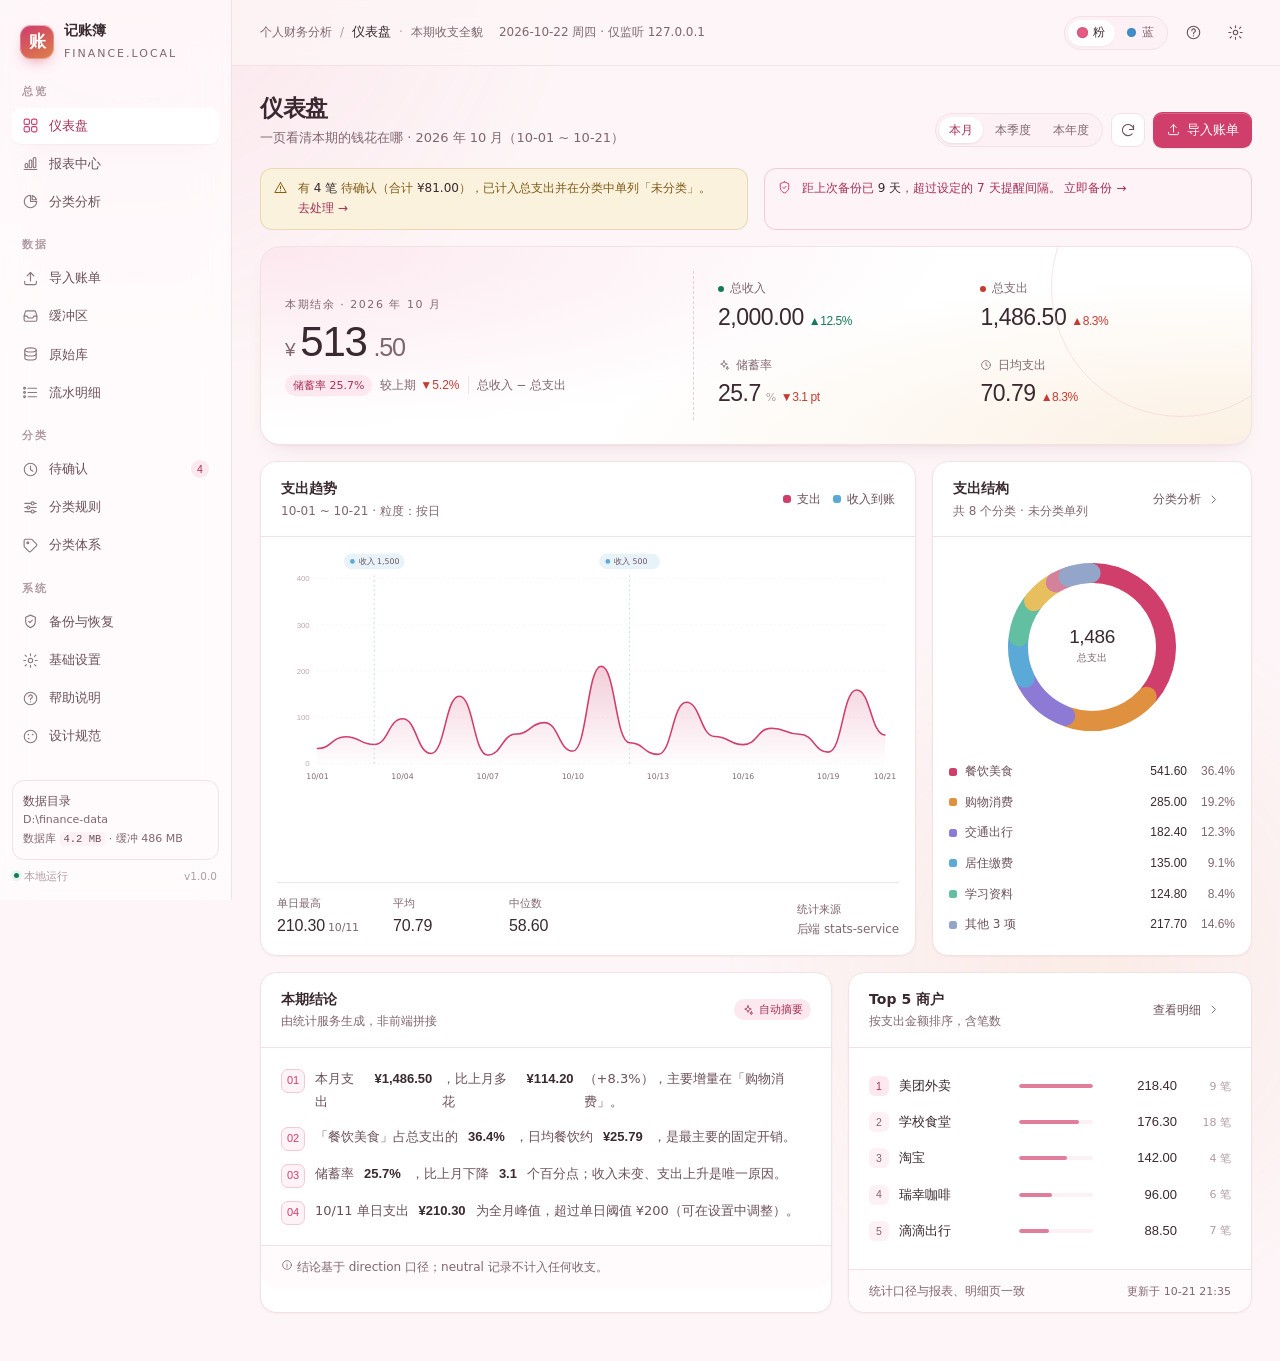
<file: prototype/index.html>
<!DOCTYPE html>
<html lang="zh-CN" data-theme="pink">
<head>
<meta charset="UTF-8">
<meta name="viewport" content="width=device-width, initial-scale=1">
<title>记账簿 · 个人财务分析仪表盘 · 高保真原型</title>
<meta name="description" content="个人财务分析仪表盘高保真交互原型，含玫瑰粉与天青蓝两套主题、组件规范与状态映射。">
<style>
/* ===== 01 tokens ===== */
/* ============================================================
   01 · Design Tokens — 双主题（玫瑰粉 / 天青蓝）
   语义层变量在此定义，组件层只消费语义变量，不直写色值。
   ============================================================ */

:root {
  /* ---- 字体族 ---- */
  --font-ui: "PingFang SC", "HarmonyOS Sans SC", "Microsoft YaHei", "Hiragino Sans GB",
             system-ui, -apple-system, "Segoe UI", sans-serif;
  --font-num: "Bahnschrift", "DIN Alternate", "HarmonyOS Sans SC", "PingFang SC",
              "Microsoft YaHei", sans-serif;
  --font-mono: "JetBrains Mono", "Cascadia Mono", "SFMono-Regular", Consolas, monospace;

  /* ---- 字号（模块化比例 1.2 / 显示级 1.25） ---- */
  --t-2xs: 11px;
  --t-xs: 12px;
  --t-sm: 13px;
  --t-md: 14px;
  --t-lg: 16px;
  --t-xl: 19px;
  --t-2xl: 23px;
  --t-3xl: 28px;
  --t-4xl: 34px;
  --t-5xl: 42px;

  /* ---- 字重 ---- */
  --w-reg: 400;
  --w-med: 500;
  --w-semi: 600;
  --w-bold: 700;

  /* ---- 间距（4px 基准，含 6/10 中间值用于精细对齐） ---- */
  --s-1: 4px;
  --s-2: 6px;
  --s-3: 8px;
  --s-4: 10px;
  --s-5: 12px;
  --s-6: 16px;
  --s-7: 20px;
  --s-8: 24px;
  --s-9: 28px;
  --s-10: 32px;
  --s-11: 40px;
  --s-12: 48px;
  --s-13: 64px;

  /* ---- 圆角 ---- */
  --r-xs: 6px;
  --r-sm: 9px;
  --r-md: 12px;
  --r-lg: 16px;
  --r-xl: 20px;
  --r-2xl: 26px;
  --r-pill: 999px;

  /* ---- 动效 ---- */
  --dur-1: 110ms;
  --dur-2: 180ms;
  --dur-3: 300ms;
  --dur-4: 480ms;
  --ease: cubic-bezier(0.22, 0.61, 0.36, 1);
  --ease-out: cubic-bezier(0.16, 1, 0.3, 1);
  --ease-inout: cubic-bezier(0.65, 0, 0.35, 1);

  /* ---- 财务语义（两套主题共用色相，仅微调浓度） ---- */
  --fin-up: #c63c33;          /* 支出增加 / 结余减少 = 不利（国内习惯：红，白底 5.1:1） */
  --fin-up-soft: #fbeae8;
  --fin-down: #17795b;        /* 支出减少 / 结余增加 = 有利（国内习惯：绿，白底 5.4:1） */
  --fin-down-soft: #e6f5ef;

  /* ---- 布局 ---- */
  --rail-w: 232px;
  --top-h: 66px;
  --content-max: 1360px;
}

/* ============================================================
   主题 A · 玫瑰粉「少女感」
   性格：温柔、轻盈、被照顾的感觉；不用高饱和玫红，用灰玫瑰压住甜度，
        辅以蜜桃与藕荷，避免廉价粉。
   ============================================================ */
:root,
[data-theme="pink"] {
  color-scheme: light;

  /* 品牌 */
  --primary: #d03f6b;             /* 填充色：与白字 4.54:1，AA 正文达标 */
  --primary-hover: #bc355f;
  --primary-active: #a52c52;
  --primary-ink: #a62f55;         /* 浅底上的品牌色文字（AA 6.9:1） */
  --primary-soft: #fce8ee;
  --primary-softer: #fef3f6;
  --primary-line: #f5c8d5;
  --on-primary: #ffffff;

  /* 辅助 */
  --accent: #e0913f;              /* 蜜桃 */
  --accent-soft: #fbf0e2;
  --accent-ink: #a4642c;
  --violet: #8d7ad4;
  --violet-soft: #f0edfb;

  /* 中性 · 文字 */
  --text-1: #3a2930;
  --text-2: #6b5159;
  --text-3: #806670;
  --text-4: #b09aa3;

  /* 中性 · 表面 */
  --bg: #fdf5f7;
  --bg-wash-1: rgba(231, 90, 133, 0.10);
  --bg-wash-2: rgba(231, 154, 92, 0.10);
  --bg-wash-3: rgba(141, 122, 212, 0.08);
  --dot: rgba(171, 53, 87, 0.055);
  --surface: #ffffff;
  --surface-2: #fffafb;
  --surface-3: #fdf1f5;
  --surface-inv: #3a2930;

  /* 中性 · 描边 */
  --border: #f3e1e6;
  --border-2: #e8cdd6;
  --border-3: #d9b2bf;

  /* 阴影（带品牌色温的暖影，不用纯黑） */
  --shadow-1: 0 1px 2px rgba(122, 55, 79, 0.05);
  --shadow-2: 0 1px 2px rgba(122, 55, 79, 0.04), 0 10px 24px -16px rgba(122, 55, 79, 0.26);
  --shadow-3: 0 2px 4px rgba(122, 55, 79, 0.05), 0 24px 56px -28px rgba(122, 55, 79, 0.34);
  --ring: 0 0 0 3px rgba(208, 63, 107, 0.22);

  /* 图表 */
  --chart-1: #d03f6b;
  --chart-2: #e0913f;
  --chart-3: #8d7ad4;
  --chart-4: #5aa9d6;
  --chart-5: #62bfa1;
  --chart-6: #e8bf5e;
  --chart-7: #d4829c;
  --chart-8: #93a6c9;
  --grid: rgba(58, 41, 48, 0.07);
  --axis: #bda7b0;

  /* 状态 */
  --ok: #17795a;
  --ok-soft: #e6f5ef;
  --warn: #8a600c;
  --warn-soft: #fbf2de;
  --danger: #bc3a2e;
  --danger-soft: #fcebe9;
  --info: #ab3557;
  --info-soft: #fce8ee;

  /* 遮罩 / 玻璃 */
  --overlay: rgba(58, 33, 43, 0.34);
  --glass: rgba(255, 255, 255, 0.72);
  --rail-bg: rgba(255, 255, 255, 0.62);
  --rail-active: #ffffff;
  --topbar-bg: rgba(253, 245, 247, 0.80);
}

/* ============================================================
   主题 B · 天青蓝「自然清新」
   性格：透气、克制、有秩序；用天青 + 薄荷，中性色偏冷青，
        避免 SaaS 常见的亮蓝紫渐变。
   ============================================================ */
[data-theme="sky"] {
  color-scheme: light;

  --primary: #2d7ab2;             /* 填充色：与白字 4.65:1，AA 正文达标 */
  --primary-hover: #256ba1;
  --primary-active: #1d5c8c;
  --primary-ink: #1d5f92;
  --primary-soft: #e2eff9;
  --primary-softer: #f0f8fd;
  --primary-line: #bfdcf0;
  --on-primary: #ffffff;

  --accent: #3fae97;
  --accent-soft: #e3f5f0;
  --accent-ink: #1f7d69;
  --violet: #7a8fd6;
  --violet-soft: #ecf0fb;

  --text-1: #1c2c38;
  --text-2: #4a6272;
  --text-3: #607684;
  --text-4: #9db3c1;

  --bg: #f4fafd;
  --bg-wash-1: rgba(61, 142, 201, 0.11);
  --bg-wash-2: rgba(63, 174, 151, 0.10);
  --bg-wash-3: rgba(122, 143, 214, 0.07);
  --dot: rgba(29, 99, 152, 0.06);
  --surface: #ffffff;
  --surface-2: #f9fcfe;
  --surface-3: #eef6fb;
  --surface-inv: #1c2c38;

  --border: #dfeaf2;
  --border-2: #c8dbe8;
  --border-3: #aec9db;

  --shadow-1: 0 1px 2px rgba(23, 64, 94, 0.05);
  --shadow-2: 0 1px 2px rgba(23, 64, 94, 0.04), 0 10px 24px -16px rgba(23, 64, 94, 0.22);
  --shadow-3: 0 2px 4px rgba(23, 64, 94, 0.05), 0 24px 56px -28px rgba(23, 64, 94, 0.30);
  --ring: 0 0 0 3px rgba(46, 124, 182, 0.24);

  --chart-1: #2e7cb6;
  --chart-2: #3fae97;
  --chart-3: #7a8fd6;
  --chart-4: #e0a25b;
  --chart-5: #4fbfd3;
  --chart-6: #8ac47c;
  --chart-7: #b08bd4;
  --chart-8: #dc8391;
  --grid: rgba(28, 44, 56, 0.07);
  --axis: #a6bcca;

  --ok: #17795b;
  --ok-soft: #e4f4ee;
  --warn: #8a600c;
  --warn-soft: #faf1dc;
  --danger: #bc3a2e;
  --danger-soft: #fbeae7;
  --info: #1d6398;
  --info-soft: #e2eff9;

  --overlay: rgba(18, 42, 58, 0.34);
  --glass: rgba(255, 255, 255, 0.74);
  --rail-bg: rgba(255, 255, 255, 0.64);
  --rail-active: #ffffff;
  --topbar-bg: rgba(244, 250, 253, 0.82);
}

/* ===== 02 base ===== */
/* ============================================================
   02 · Base + 应用外壳 + 组件层
   ============================================================ */

*,
*::before,
*::after { box-sizing: border-box; }

html, body { height: 100%; }

body {
  margin: 0;
  font-family: var(--font-ui);
  font-size: var(--t-md);
  line-height: 1.55;
  color: var(--text-1);
  background: var(--bg);
  -webkit-font-smoothing: antialiased;
  text-rendering: optimizeLegibility;
  transition: background-color var(--dur-4) var(--ease), color var(--dur-3) var(--ease);
}

/* 环境层：两团柔光 + 极淡点阵（账本纸感），主题切换时缓慢呼吸 */
body::before,
body::after {
  content: "";
  position: fixed;
  z-index: 0;
  border-radius: 50%;
  pointer-events: none;
  filter: blur(10px);
  transition: background var(--dur-4) var(--ease), opacity var(--dur-4) var(--ease);
}
body::before {
  width: 780px; height: 780px;
  top: -380px; left: -180px;
  background: radial-gradient(circle at 40% 40%, var(--bg-wash-1), transparent 68%);
}
body::after {
  width: 720px; height: 720px;
  bottom: -420px; right: -160px;
  background: radial-gradient(circle at 50% 50%, var(--bg-wash-2), transparent 70%);
}

h1, h2, h3, h4, p { margin: 0; }
ul, ol { margin: 0; padding: 0; list-style: none; }
button { font: inherit; color: inherit; }
a { color: var(--primary-ink); text-decoration: none; }
a:hover { text-decoration: underline; text-underline-offset: 3px; }
:focus-visible { outline: 2px solid var(--primary); outline-offset: 2px; border-radius: var(--r-xs); }
::selection { background: var(--primary-soft); color: var(--primary-ink); }

::-webkit-scrollbar { width: 10px; height: 10px; }
::-webkit-scrollbar-thumb {
  background: var(--border-2);
  border-radius: var(--r-pill);
  border: 3px solid transparent;
  background-clip: content-box;
}
::-webkit-scrollbar-thumb:hover { background: var(--border-3); background-clip: content-box; }
::-webkit-scrollbar-track { background: transparent; }

.num { font-family: var(--font-num); font-variant-numeric: tabular-nums; letter-spacing: -0.015em; }
.mono { font-family: var(--font-mono); font-size: 0.94em; }
.sr-only {
  position: absolute; width: 1px; height: 1px; padding: 0; margin: -1px;
  overflow: hidden; clip: rect(0 0 0 0); white-space: nowrap; border: 0;
}

/* ---------- 外壳 ---------- */
.app {
  position: relative;
  z-index: 1;
  display: grid;
  grid-template-columns: var(--rail-w) minmax(0, 1fr);
  min-height: 100vh;
}

/* ---------- 左侧导航 ---------- */
.rail {
  position: sticky;
  top: 0;
  height: 100vh;
  display: flex;
  flex-direction: column;
  gap: var(--s-7);
  padding: var(--s-7) var(--s-5) var(--s-6);
  background: var(--rail-bg);
  backdrop-filter: blur(18px) saturate(1.2);
  border-right: 1px solid var(--border);
  transition: background var(--dur-4) var(--ease), border-color var(--dur-3) var(--ease);
}

.brand { display: flex; align-items: center; gap: var(--s-4); padding: 0 var(--s-3); }
.brand__mark {
  position: relative;
  width: 34px; height: 34px;
  border-radius: 11px;
  display: grid; place-items: center;
  color: var(--on-primary);
  background: linear-gradient(150deg, var(--primary) 8%, var(--accent) 120%);
  box-shadow: 0 6px 16px -8px var(--primary), inset 0 1px 0 rgba(255, 255, 255, 0.35);
  font-family: var(--font-num);
  font-size: 17px;
  font-weight: 600;
}
.brand__mark::after {
  content: "";
  position: absolute; inset: 0;
  border-radius: inherit;
  border: 1px solid rgba(255, 255, 255, 0.28);
}
.brand__text { min-width: 0; }
.brand__name { font-size: var(--t-md); font-weight: var(--w-semi); letter-spacing: 0.01em; }
.brand__sub {
  font-size: var(--t-2xs);
  color: var(--text-3);
  letter-spacing: 0.18em;
  text-transform: uppercase;
}

.nav { display: flex; flex-direction: column; gap: var(--s-6); overflow-y: auto; flex: 1; padding-bottom: var(--s-2); }
.nav__group { display: flex; flex-direction: column; gap: 2px; }
.nav__label {
  padding: 0 var(--s-4) var(--s-2);
  font-size: 10.5px;
  font-weight: var(--w-semi);
  letter-spacing: 0.16em;
  color: var(--text-4);
}
.nav__item {
  position: relative;
  display: flex;
  align-items: center;
  gap: var(--s-4);
  width: 100%;
  padding: 8px var(--s-4);
  border: 0;
  border-radius: var(--r-sm);
  background: transparent;
  color: var(--text-2);
  font-size: var(--t-sm);
  cursor: pointer;
  text-align: left;
  transition: background var(--dur-2) var(--ease), color var(--dur-2) var(--ease);
}
.nav__item svg { flex: none; opacity: 0.78; transition: opacity var(--dur-2); }
.nav__item:hover { background: var(--surface-3); color: var(--text-1); }
.nav__item:hover svg { opacity: 1; }
.nav__item[aria-current="page"] {
  background: var(--rail-active);
  color: var(--primary-ink);
  font-weight: var(--w-med);
  box-shadow: var(--shadow-2);
}
.nav__item[aria-current="page"] svg { opacity: 1; color: var(--primary); }
.nav__item[aria-current="page"]::before {
  content: "";
  position: absolute;
  left: -5px; top: 50%;
  width: 3px; height: 16px;
  border-radius: var(--r-pill);
  background: var(--primary);
  transform: translateY(-50%);
}
.nav__badge {
  margin-left: auto;
  min-width: 18px;
  height: 18px;
  padding: 0 5px;
  border-radius: var(--r-pill);
  background: var(--primary-soft);
  color: var(--primary-ink);
  font-family: var(--font-num);
  font-size: 10.5px;
  line-height: 18px;
  text-align: center;
}

.rail__foot { display: flex; flex-direction: column; gap: var(--s-3); }
.rail__card {
  padding: var(--s-4);
  border: 1px solid var(--border);
  border-radius: var(--r-md);
  background: var(--surface-2);
  font-size: var(--t-2xs);
  color: var(--text-3);
  line-height: 1.7;
}
.rail__card b { display: block; color: var(--text-2); font-weight: var(--w-med); font-size: var(--t-xs); }
.rail__card code {
  font-family: var(--font-mono);
  font-size: 10.5px;
  color: var(--text-2);
  background: var(--surface-3);
  padding: 1px 4px;
  border-radius: 4px;
}
.rail__ver { display: flex; align-items: center; justify-content: space-between; font-size: 10.5px; color: var(--text-4); padding: 0 2px; }
.rail__dot { display: inline-flex; align-items: center; gap: 5px; }
.rail__dot::before {
  content: ""; width: 5px; height: 5px; border-radius: 50%;
  background: var(--ok); box-shadow: 0 0 0 3px var(--ok-soft);
}

/* ---------- 主区 ---------- */
.main { display: flex; flex-direction: column; min-width: 0; }

.topbar {
  position: sticky;
  top: 0;
  z-index: 30;
  display: flex;
  align-items: center;
  gap: var(--s-6);
  height: var(--top-h);
  padding: 0 var(--s-9);
  background: var(--topbar-bg);
  backdrop-filter: blur(16px) saturate(1.15);
  border-bottom: 1px solid var(--border);
  transition: background var(--dur-4) var(--ease), border-color var(--dur-3) var(--ease);
}
.topbar__crumb { display: flex; align-items: center; gap: var(--s-3); font-size: var(--t-xs); color: var(--text-3); }
.topbar__crumb b { font-weight: var(--w-med); color: var(--text-1); font-size: var(--t-sm); }
.topbar__crumb .sep { color: var(--text-4); }
.topbar__right { margin-left: auto; display: flex; align-items: center; gap: var(--s-3); }
.topbar__date { font-size: var(--t-xs); color: var(--text-3); padding-right: var(--s-2); }

.view {
  width: 100%;
  max-width: var(--content-max);
  margin: 0 auto;
  padding: var(--s-9) var(--s-9) var(--s-12);
  animation: viewIn var(--dur-3) var(--ease-out);
}
@keyframes viewIn {
  from { opacity: 0; transform: translateY(6px); }
  to { opacity: 1; transform: none; }
}

/* ---------- 页头 ---------- */
.page-head {
  display: flex;
  align-items: flex-end;
  justify-content: space-between;
  gap: var(--s-6);
  margin-bottom: var(--s-7);
  flex-wrap: wrap;
}
.page-head__title {
  display: flex;
  align-items: center;
  gap: var(--s-4);
  font-size: var(--t-2xl);
  font-weight: var(--w-semi);
  letter-spacing: -0.015em;
  line-height: 1.25;
}
.page-head__sub { margin-top: 5px; font-size: var(--t-sm); color: var(--text-3); max-width: 62ch; }
.page-head__actions { display: flex; align-items: center; gap: var(--s-3); }

.section-label {
  display: flex;
  align-items: center;
  gap: var(--s-3);
  font-size: 11px;
  font-weight: var(--w-semi);
  letter-spacing: 0.14em;
  color: var(--text-3);
  text-transform: uppercase;
}
.section-label::before {
  content: "";
  width: 14px; height: 2px;
  border-radius: var(--r-pill);
  background: linear-gradient(90deg, var(--primary), var(--accent));
}

/* ---------- 栅格 ---------- */
.grid { display: grid; gap: var(--s-6); }
.g-12 { grid-template-columns: repeat(12, minmax(0, 1fr)); }
.c-3 { grid-column: span 3; } .c-4 { grid-column: span 4; } .c-5 { grid-column: span 5; }
.c-6 { grid-column: span 6; } .c-7 { grid-column: span 7; } .c-8 { grid-column: span 8; }
.c-9 { grid-column: span 9; } .c-12 { grid-column: span 12; }
.stack { display: flex; flex-direction: column; gap: var(--s-6); }
.row { display: flex; align-items: center; gap: var(--s-3); }
.row--between { justify-content: space-between; }
.spacer { flex: 1; }

/* ---------- 卡片 ---------- */
.card {
  position: relative;
  background: var(--surface);
  border: 1px solid var(--border);
  border-radius: var(--r-lg);
  box-shadow: var(--shadow-1);
  transition: background var(--dur-4) var(--ease), border-color var(--dur-3) var(--ease),
              box-shadow var(--dur-3) var(--ease);
}
.card--raised { box-shadow: var(--shadow-2); }
.card--quiet { background: var(--surface-2); box-shadow: none; }
.card--flush { overflow: hidden; }
.card__head {
  display: flex;
  align-items: center;
  gap: var(--s-4);
  padding: var(--s-6) var(--s-7);
  border-bottom: 1px solid var(--border);
}
.card__head--plain { border-bottom: 0; padding-bottom: 0; }
.card__title { font-size: var(--t-md); font-weight: var(--w-semi); letter-spacing: 0.005em; }
.card__sub { font-size: var(--t-xs); color: var(--text-3); margin-top: 2px; }
.card__body { padding: var(--s-7); }
.card__foot {
  display: flex; align-items: center; justify-content: space-between; gap: var(--s-4);
  padding: var(--s-5) var(--s-7);
  border-top: 1px solid var(--border);
  background: var(--surface-2);
  border-radius: 0 0 var(--r-lg) var(--r-lg);
  font-size: var(--t-xs);
  color: var(--text-3);
}

/* ---------- 按钮 ---------- */
.btn {
  display: inline-flex;
  align-items: center;
  justify-content: center;
  gap: var(--s-2);
  height: 36px;
  padding: 0 var(--s-5);
  border: 1px solid transparent;
  border-radius: var(--r-sm);
  background: transparent;
  font-size: var(--t-sm);
  font-weight: var(--w-med);
  white-space: nowrap;
  cursor: pointer;
  transition: background var(--dur-2) var(--ease), border-color var(--dur-2) var(--ease),
              color var(--dur-2) var(--ease), box-shadow var(--dur-2) var(--ease),
              transform var(--dur-1) var(--ease);
}
.btn:disabled, .btn[aria-disabled="true"] { opacity: 0.46; cursor: not-allowed; transform: none !important; box-shadow: none; }
.btn svg { flex: none; }
.btn--primary {
  background: var(--primary);
  color: var(--on-primary);
  box-shadow: 0 1px 2px rgba(0, 0, 0, 0.06), inset 0 1px 0 rgba(255, 255, 255, 0.18);
}
.btn--primary:hover:not(:disabled) { background: var(--primary-hover); box-shadow: var(--shadow-2); transform: translateY(-1px); }
.btn--primary:active:not(:disabled) { background: var(--primary-active); transform: translateY(0); box-shadow: none; }
.btn--outline { border-color: var(--border-2); background: var(--surface); color: var(--text-1); }
.btn--outline:hover:not(:disabled) { border-color: var(--border-3); background: var(--surface-2); }
.btn--ghost { color: var(--text-2); }
.btn--ghost:hover:not(:disabled) { background: var(--surface-3); color: var(--text-1); }
.btn--soft { background: var(--primary-soft); color: var(--primary-ink); }
.btn--soft:hover:not(:disabled) { background: var(--primary-line); }
.btn--danger { background: var(--danger); color: #fff; }
.btn--danger:hover:not(:disabled) { filter: brightness(0.94); }
.btn--sm { height: 30px; padding: 0 var(--s-4); font-size: var(--t-xs); border-radius: var(--r-xs); }
.btn--lg { height: 42px; padding: 0 var(--s-7); font-size: var(--t-md); border-radius: var(--r-md); }
.btn--block { width: 100%; }
.btn--loading { pointer-events: none; color: transparent !important; position: relative; }
.btn--loading::after {
  content: "";
  position: absolute;
  width: 14px; height: 14px;
  border-radius: 50%;
  border: 2px solid rgba(255, 255, 255, 0.45);
  border-top-color: #fff;
  animation: spin 0.7s linear infinite;
}
.btn--outline.btn--loading::after { border-color: var(--border-2); border-top-color: var(--primary); }
@keyframes spin { to { transform: rotate(360deg); } }

.icon-btn {
  display: inline-grid;
  place-items: center;
  width: 34px; height: 34px;
  border: 1px solid transparent;
  border-radius: var(--r-sm);
  background: transparent;
  color: var(--text-2);
  cursor: pointer;
  transition: background var(--dur-2), color var(--dur-2), border-color var(--dur-2);
}
.icon-btn:hover { background: var(--surface-3); color: var(--text-1); }
.icon-btn--bordered { border-color: var(--border); background: var(--surface); }

/* ---------- 分段控件 ---------- */
.segmented {
  display: inline-flex;
  align-items: center;
  gap: 2px;
  padding: 3px;
  border: 1px solid var(--border);
  border-radius: var(--r-pill);
  background: var(--surface-3);
}
.segmented__item {
  display: inline-flex;
  align-items: center;
  gap: var(--s-2);
  height: 26px;
  padding: 0 var(--s-4);
  border: 0;
  border-radius: var(--r-pill);
  background: transparent;
  color: var(--text-3);
  font-size: var(--t-xs);
  font-weight: var(--w-med);
  cursor: pointer;
  transition: background var(--dur-2) var(--ease), color var(--dur-2), box-shadow var(--dur-2);
}
.segmented__item:hover { color: var(--text-1); }
.segmented__item[aria-pressed="true"] {
  background: var(--surface);
  color: var(--primary-ink);
  box-shadow: var(--shadow-1), 0 1px 3px rgba(0, 0, 0, 0.05);
}
.segmented--lg .segmented__item { height: 30px; padding: 0 var(--s-5); font-size: var(--t-sm); }

/* 主题切换器 */
.theme-switch {
  display: inline-flex;
  align-items: center;
  gap: 2px;
  padding: 3px;
  border: 1px solid var(--border);
  border-radius: var(--r-pill);
  background: var(--surface-3);
}
.theme-switch__item {
  display: inline-flex; align-items: center; gap: 6px;
  height: 26px; padding: 0 10px;
  border: 0; border-radius: var(--r-pill);
  background: transparent;
  color: var(--text-3);
  font-size: var(--t-xs);
  font-weight: var(--w-med);
  cursor: pointer;
  transition: all var(--dur-2) var(--ease);
}
.theme-switch__item i {
  width: 9px; height: 9px; border-radius: 50%;
  box-shadow: inset 0 0 0 1px rgba(0, 0, 0, 0.08);
  transition: transform var(--dur-2) var(--ease-out);
}
.theme-switch__item[data-theme-set="pink"] i { background: #e75a85; }
.theme-switch__item[data-theme-set="sky"] i { background: #3d8ec9; }
.theme-switch__item[aria-pressed="true"] { background: var(--surface); color: var(--text-1); box-shadow: var(--shadow-1); }
.theme-switch__item[aria-pressed="true"] i { transform: scale(1.25); }

/* ---------- 徽标 / 标签 ---------- */
.badge {
  display: inline-flex;
  align-items: center;
  gap: 5px;
  height: 21px;
  padding: 0 var(--s-3);
  border-radius: var(--r-pill);
  font-size: var(--t-2xs);
  font-weight: var(--w-med);
  line-height: 1;
  white-space: nowrap;
  background: var(--surface-3);
  color: var(--text-2);
}
.badge::before {
  content: "";
  width: 5px; height: 5px; border-radius: 50%;
  background: currentColor;
  opacity: 0.9;
}
.badge--plain::before { display: none; }
.badge--ok { background: var(--ok-soft); color: var(--ok); }
.badge--warn { background: var(--warn-soft); color: var(--warn); }
.badge--danger { background: var(--danger-soft); color: var(--danger); }
.badge--info { background: var(--primary-soft); color: var(--primary-ink); }
.badge--neutral { background: var(--surface-3); color: var(--text-3); }
.badge--outline { background: transparent; box-shadow: inset 0 0 0 1px var(--border-2); color: var(--text-3); }

.chip {
  display: inline-flex;
  align-items: center;
  gap: var(--s-2);
  height: 30px;
  padding: 0 var(--s-4);
  border: 1px solid var(--border);
  border-radius: var(--r-pill);
  background: var(--surface);
  color: var(--text-2);
  font-size: var(--t-xs);
  cursor: pointer;
  transition: all var(--dur-2) var(--ease);
}
.chip:hover { border-color: var(--border-2); background: var(--surface-2); }
.chip[aria-pressed="true"] {
  background: var(--primary-soft);
  border-color: var(--primary-line);
  color: var(--primary-ink);
  font-weight: var(--w-med);
}
.chip--static { cursor: default; }
.chip--static:hover { background: var(--surface); border-color: var(--border); }
.chip__x { display: inline-grid; place-items: center; width: 14px; height: 14px; border-radius: 50%; color: var(--text-3); }
.chip__x:hover { background: var(--primary-line); color: var(--primary-ink); }

.delta {
  display: inline-flex;
  align-items: center;
  gap: 2px;
  font-family: var(--font-num);
  font-size: var(--t-xs);
  font-weight: var(--w-med);
  font-variant-numeric: tabular-nums;
}
.delta--up, .delta--red { color: var(--fin-up); }
.delta--down, .delta--green { color: var(--fin-down); }
.delta--flat { color: var(--text-3); }
.delta__cap { font-family: var(--font-ui); font-size: 10.5px; font-weight: var(--w-reg); opacity: 0.8; }

/* ---------- 表单 ---------- */
.field { display: flex; flex-direction: column; gap: 6px; }
.field__label { font-size: var(--t-xs); font-weight: var(--w-med); color: var(--text-2); display: flex; align-items: center; gap: 5px; }
.field__label .req { color: var(--danger); }
.field__hint { font-size: var(--t-2xs); color: var(--text-3); line-height: 1.6; }
.field__error { display: none; align-items: center; gap: 4px; font-size: var(--t-2xs); color: var(--danger); }
.field.is-invalid .field__error { display: flex; }
.field.is-invalid .input, .field.is-invalid .select__native { border-color: var(--danger); box-shadow: 0 0 0 3px var(--danger-soft); }

.input, .textarea {
  width: 100%;
  height: 36px;
  padding: 0 var(--s-4);
  border: 1px solid var(--border-2);
  border-radius: var(--r-sm);
  background: var(--surface);
  color: var(--text-1);
  font-family: var(--font-ui);
  font-size: var(--t-sm);
  transition: border-color var(--dur-2), box-shadow var(--dur-2), background var(--dur-2);
}
.textarea { height: auto; min-height: 76px; padding: var(--s-3) var(--s-4); resize: vertical; line-height: 1.6; }
.input::placeholder, .textarea::placeholder { color: var(--text-4); }
.input:hover, .textarea:hover { border-color: var(--border-3); }
.input:focus, .textarea:focus { outline: none; border-color: var(--primary); box-shadow: var(--ring); }
.input:disabled, .textarea:disabled, .input[readonly] {
  background: var(--surface-3); color: var(--text-3); cursor: not-allowed; border-color: var(--border);
}
.input--num { font-family: var(--font-num); font-variant-numeric: tabular-nums; }
.input-group { position: relative; display: flex; align-items: center; }
.input-group .input { padding-left: 32px; }
.input-group__icon { position: absolute; left: 10px; color: var(--text-4); pointer-events: none; display: flex; }
.input-affix {
  position: absolute; right: 10px; font-size: var(--t-xs); color: var(--text-3); pointer-events: none;
}

.select { position: relative; }
.select__native {
  width: 100%;
  height: 36px;
  padding: 0 30px 0 var(--s-4);
  border: 1px solid var(--border-2);
  border-radius: var(--r-sm);
  background: var(--surface);
  color: var(--text-1);
  font-family: var(--font-ui);
  font-size: var(--t-sm);
  appearance: none;
  cursor: pointer;
  transition: border-color var(--dur-2), box-shadow var(--dur-2);
}
.select__native:hover { border-color: var(--border-3); }
.select__native:focus { outline: none; border-color: var(--primary); box-shadow: var(--ring); }
.select::after {
  content: "";
  position: absolute;
  right: 13px; top: 50%;
  width: 6px; height: 6px;
  border-right: 1.5px solid var(--text-3);
  border-bottom: 1.5px solid var(--text-3);
  transform: translateY(-70%) rotate(45deg);
  pointer-events: none;
}
.select--sm .select__native { height: 30px; font-size: var(--t-xs); border-radius: var(--r-xs); }

/* 开关 */
.switch {
  position: relative;
  display: inline-flex;
  flex: none;
  width: 36px; height: 20px;
  padding: 0;
  border: 1px solid var(--border-2);
  border-radius: var(--r-pill);
  background: var(--surface-3);
  cursor: pointer;
  transition: background var(--dur-2) var(--ease), border-color var(--dur-2);
}
.switch::after {
  content: "";
  position: absolute;
  top: 2px; left: 2px;
  width: 14px; height: 14px;
  border-radius: 50%;
  background: #fff;
  box-shadow: 0 1px 2px rgba(0, 0, 0, 0.16);
  transition: transform var(--dur-2) var(--ease-out);
}
.switch[aria-checked="true"] { background: var(--primary); border-color: var(--primary); }
.switch[aria-checked="true"]::after { transform: translateX(16px); }
.switch:focus-visible { outline: 2px solid var(--primary); outline-offset: 2px; }
.switch:disabled { opacity: 0.45; cursor: not-allowed; }

/* 复选 / 单选 */
.checkbox, .radio {
  position: relative;
  display: inline-flex;
  align-items: center;
  gap: var(--s-3);
  font-size: var(--t-sm);
  color: var(--text-2);
  cursor: pointer;
  user-select: none;
}
.checkbox input, .radio input { position: absolute; opacity: 0; width: 0; height: 0; }
.checkbox__box, .radio__box {
  flex: none;
  width: 16px; height: 16px;
  border: 1px solid var(--border-3);
  border-radius: 5px;
  background: var(--surface);
  display: grid; place-items: center;
  transition: all var(--dur-2) var(--ease);
}
.radio__box { border-radius: 50%; }
.checkbox input:checked + .checkbox__box { background: var(--primary); border-color: var(--primary); }
.checkbox input:checked + .checkbox__box::after {
  content: "";
  width: 8px; height: 4px;
  border-left: 1.6px solid #fff;
  border-bottom: 1.6px solid #fff;
  transform: translateY(-1px) rotate(-45deg);
}
.radio input:checked + .radio__box { border-color: var(--primary); border-width: 5px; }
.checkbox input:focus-visible + .checkbox__box,
.radio input:focus-visible + .radio__box { box-shadow: var(--ring); }
.checkbox input:disabled ~ * { opacity: 0.5; }

/* ---------- 表格 ---------- */
.table-wrap { width: 100%; overflow: auto; }
.table { width: 100%; border-collapse: separate; border-spacing: 0; font-size: var(--t-sm); }
.table th {
  position: sticky;
  top: 0;
  z-index: 2;
  padding: var(--s-4) var(--s-5);
  background: var(--surface-2);
  border-bottom: 1px solid var(--border);
  color: var(--text-3);
  font-size: var(--t-2xs);
  font-weight: var(--w-semi);
  letter-spacing: 0.05em;
  text-align: left;
  white-space: nowrap;
  backdrop-filter: blur(6px);
}
.table th.is-sortable { cursor: pointer; user-select: none; }
.table th.is-sortable:hover { color: var(--text-1); }
.table th .sort-ind { display: inline-block; margin-left: 4px; color: var(--text-4); font-size: 9px; }
.table th[aria-sort="ascending"] .sort-ind, .table th[aria-sort="descending"] .sort-ind { color: var(--primary); }
.table td {
  padding: var(--s-4) var(--s-5);
  border-bottom: 1px solid var(--border);
  color: var(--text-2);
  vertical-align: middle;
}
.table tbody tr { transition: background var(--dur-2); }
.table tbody tr:hover { background: var(--surface-2); }
.table tbody tr:last-child td { border-bottom: 0; }
.table .td-strong { color: var(--text-1); font-weight: var(--w-med); }
.table .td-num { text-align: right; font-family: var(--font-num); font-variant-numeric: tabular-nums; white-space: nowrap; }
.table .td-muted { color: var(--text-3); font-size: var(--t-xs); }
.table--compact td, .table--compact th { padding: 7px var(--s-4); }
.table--zebra tbody tr:nth-child(even) { background: var(--surface-2); }
.table tr.is-selected { background: var(--primary-softer) !important; box-shadow: inset 3px 0 0 var(--primary); }
.table tr.is-dup td { color: var(--text-3); }
.table-scroll { max-height: 420px; overflow: auto; }

/* 单元格内小元素 */
.cell-2line { display: flex; flex-direction: column; gap: 1px; }
.cell-2line small { font-size: var(--t-2xs); color: var(--text-4); }
.cell-tag { display: inline-flex; align-items: center; gap: 5px; }
.cell-edit {
  display: inline-flex; align-items: center; gap: 4px;
  padding: 2px 6px; margin: -2px -6px;
  border-radius: var(--r-xs);
  cursor: pointer;
  transition: background var(--dur-2), color var(--dur-2);
}
.cell-edit:hover { background: var(--primary-softer); color: var(--primary-ink); }
.cell-edit svg { opacity: 0; transition: opacity var(--dur-2); }
.cell-edit:hover svg { opacity: 1; }

/* ---------- 提示条 ---------- */
.notice {
  display: flex;
  align-items: flex-start;
  gap: var(--s-4);
  padding: var(--s-4) var(--s-5);
  border: 1px solid var(--border);
  border-radius: var(--r-md);
  background: var(--surface-2);
  font-size: var(--t-xs);
  color: var(--text-2);
  line-height: 1.65;
}
.notice__icon { flex: none; margin-top: 1px; }
.notice b { color: var(--text-1); font-weight: var(--w-med); }
.notice--warn { background: var(--warn-soft); border-color: rgba(182, 128, 42, 0.24); color: #7d5a15; }
.notice--warn .notice__icon { color: var(--warn); }
.notice--danger { background: var(--danger-soft); border-color: rgba(207, 68, 56, 0.22); color: #8f2b22; }
.notice--danger .notice__icon { color: var(--danger); }
.notice--info { background: var(--primary-softer); border-color: var(--primary-line); color: var(--primary-ink); }
.notice--info .notice__icon { color: var(--primary); }
.notice--ok { background: var(--ok-soft); border-color: rgba(31, 143, 102, 0.2); color: #14664a; }
.notice--ok .notice__icon { color: var(--ok); }

/* ---------- 步骤条 ---------- */
.steps { display: flex; align-items: center; gap: 0; padding: var(--s-5) var(--s-6); }
.step { display: flex; align-items: center; gap: var(--s-3); flex: none; }
.step__dot {
  display: grid; place-items: center;
  width: 24px; height: 24px;
  border-radius: 50%;
  border: 1px solid var(--border-2);
  background: var(--surface);
  color: var(--text-3);
  font-family: var(--font-num);
  font-size: var(--t-2xs);
  font-weight: var(--w-semi);
  transition: all var(--dur-3) var(--ease);
}
.step__label { font-size: var(--t-xs); color: var(--text-3); white-space: nowrap; }
.step--done .step__dot { background: var(--primary-soft); border-color: var(--primary-line); color: var(--primary-ink); }
.step--done .step__label { color: var(--text-2); }
.step--current .step__dot {
  background: var(--primary); border-color: var(--primary); color: #fff;
  box-shadow: 0 0 0 4px var(--primary-soft);
}
.step--current .step__label { color: var(--text-1); font-weight: var(--w-semi); }
.step__line { flex: 1; height: 1px; margin: 0 var(--s-4); background: var(--border-2); min-width: 16px; }
.step__line--done { background: var(--primary-line); }

/* ---------- 上传区 ---------- */
.dropzone {
  display: flex;
  flex-direction: column;
  align-items: center;
  justify-content: center;
  gap: var(--s-3);
  min-height: 226px;
  padding: var(--s-9) var(--s-7);
  border: 1.5px dashed var(--border-2);
  border-radius: var(--r-lg);
  background: var(--surface-2);
  text-align: center;
  cursor: pointer;
  transition: all var(--dur-2) var(--ease);
}
.dropzone:hover { border-color: var(--primary-line); background: var(--primary-softer); }
.dropzone.is-drag { border-color: var(--primary); background: var(--primary-soft); box-shadow: var(--ring); }
.dropzone__icon {
  display: grid; place-items: center;
  width: 52px; height: 52px;
  border-radius: 50%;
  background: var(--surface);
  border: 1px solid var(--border);
  color: var(--primary);
  box-shadow: var(--shadow-1);
}
.dropzone__title { font-size: var(--t-md); font-weight: var(--w-med); color: var(--text-1); }
.dropzone__desc { font-size: var(--t-xs); color: var(--text-3); }

/* ---------- 进度 ---------- */
.progress { height: 6px; border-radius: var(--r-pill); background: var(--surface-3); overflow: hidden; }
.progress__bar {
  height: 100%;
  border-radius: var(--r-pill);
  background: linear-gradient(90deg, var(--primary), var(--accent));
  transition: width var(--dur-4) var(--ease);
}
.progress--sm { height: 4px; }
.progress--indeterminate .progress__bar { width: 38%; animation: indet 1.4s var(--ease-inout) infinite; }
@keyframes indet {
  0% { transform: translateX(-110%); }
  100% { transform: translateX(300%); }
}

/* ---------- 空态 / 骨架 ---------- */
.empty { display: flex; flex-direction: column; align-items: center; justify-content: center; height: 100%; gap: var(--s-3); padding: var(--s-12) var(--s-7); text-align: center; }
.empty__art {
  display: grid; place-items: center;
  width: 76px; height: 76px;
  border-radius: 50%;
  background: radial-gradient(circle at 32% 28%, var(--primary-soft), var(--surface-3));
  color: var(--primary);
  margin-bottom: var(--s-2);
}
.empty__title { font-size: var(--t-md); font-weight: var(--w-med); color: var(--text-1); }
.empty__desc { font-size: var(--t-xs); color: var(--text-3); max-width: 40ch; line-height: 1.7; }
.empty__actions { margin-top: var(--s-4); display: flex; gap: var(--s-3); }

.skeleton {
  border-radius: var(--r-sm);
  background: linear-gradient(90deg, var(--surface-3) 25%, var(--surface-2) 37%, var(--surface-3) 63%);
  background-size: 400% 100%;
  animation: shimmer 1.5s ease-in-out infinite;
}
@keyframes shimmer { 0% { background-position: 100% 0; } 100% { background-position: -100% 0; } }

/* ---------- 模态 / 抽屉 / 浮层 ---------- */
.overlay {
  position: fixed;
  inset: 0;
  z-index: 100;
  display: flex;
  align-items: center;
  justify-content: center;
  padding: var(--s-8);
  background: var(--overlay);
  backdrop-filter: blur(3px);
  animation: fadeIn var(--dur-2) var(--ease);
}
@keyframes fadeIn { from { opacity: 0; } to { opacity: 1; } }
.modal {
  width: 100%;
  max-width: 560px;
  max-height: 86vh;
  display: flex;
  flex-direction: column;
  background: var(--surface);
  border: 1px solid var(--border);
  border-radius: var(--r-xl);
  box-shadow: var(--shadow-3);
  overflow: hidden;
  animation: modalIn var(--dur-3) var(--ease-out);
}
@keyframes modalIn { from { opacity: 0; transform: translateY(10px) scale(0.985); } to { opacity: 1; transform: none; } }
.modal--sm { max-width: 460px; }
.modal--lg { max-width: 720px; }
.modal__head { display: flex; align-items: flex-start; gap: var(--s-4); padding: var(--s-7) var(--s-8) var(--s-4); }
.modal__title { font-size: var(--t-lg); font-weight: var(--w-semi); }
.modal__sub { font-size: var(--t-xs); color: var(--text-3); margin-top: 3px; line-height: 1.6; }
.modal__body { padding: var(--s-3) var(--s-8) var(--s-7); overflow-y: auto; }
.modal__foot {
  display: flex; align-items: center; justify-content: flex-end; gap: var(--s-3);
  padding: var(--s-5) var(--s-8);
  border-top: 1px solid var(--border);
  background: var(--surface-2);
}
.modal__foot .spacer { flex: 1; }

.drawer-overlay { align-items: stretch; justify-content: flex-end; padding: 0; }
.drawer {
  width: 100%;
  max-width: 480px;
  height: 100%;
  display: flex;
  flex-direction: column;
  background: var(--surface);
  border-left: 1px solid var(--border);
  box-shadow: var(--shadow-3);
  animation: drawerIn var(--dur-3) var(--ease-out);
}
@keyframes drawerIn { from { transform: translateX(24px); opacity: 0; } to { transform: none; opacity: 1; } }
.drawer__head {
  display: flex; align-items: flex-start; justify-content: space-between; gap: var(--s-4);
  padding: var(--s-7) var(--s-7) var(--s-5);
  border-bottom: 1px solid var(--border);
}
.drawer__body { flex: 1; overflow-y: auto; padding: var(--s-7); }
.drawer__foot { padding: var(--s-5) var(--s-7); border-top: 1px solid var(--border); display: flex; gap: var(--s-3); justify-content: flex-end; background: var(--surface-2); }

.toasts { position: fixed; left: 50%; bottom: 28px; transform: translateX(-50%); z-index: 200; display: flex; flex-direction: column; gap: var(--s-3); align-items: center; pointer-events: none; }
.toast {
  display: flex; align-items: center; gap: var(--s-3);
  padding: 10px var(--s-5);
  border-radius: var(--r-md);
  background: var(--surface-inv);
  color: #fff;
  font-size: var(--t-xs);
  box-shadow: var(--shadow-3);
  animation: toastIn var(--dur-3) var(--ease-out);
}
@keyframes toastIn { from { opacity: 0; transform: translateY(10px); } to { opacity: 1; transform: none; } }
.toast i { width: 6px; height: 6px; border-radius: 50%; background: var(--accent); flex: none; }
.toast--ok i { background: #5fd0a6; }
.toast--warn i { background: #f0c069; }

.tip {
  position: fixed;
  z-index: 150;
  pointer-events: none;
  padding: 7px 10px;
  border-radius: var(--r-sm);
  background: var(--surface);
  border: 1px solid var(--border-2);
  box-shadow: var(--shadow-2);
  font-size: var(--t-2xs);
  color: var(--text-1);
  line-height: 1.55;
  white-space: nowrap;
  opacity: 0;
  transform: translate(-50%, -120%);
  transition: opacity var(--dur-1);
}
.tip.is-on { opacity: 1; }
.tip b { font-family: var(--font-num); font-variant-numeric: tabular-nums; }

/* ---------- 分隔 / 杂项 ---------- */
.hr { height: 1px; background: var(--border); border: 0; margin: 0; }
.hr--v { width: 1px; height: 18px; background: var(--border); }
.muted { color: var(--text-3); }
.tiny { font-size: var(--t-2xs); }
.small { font-size: var(--t-xs); }
.strong { font-weight: var(--w-semi); color: var(--text-1); }
.right { text-align: right; }
.nowrap { white-space: nowrap; }
.link-btn {
  border: 0; background: transparent; padding: 0;
  color: var(--primary-ink); font-size: inherit; cursor: pointer;
  border-bottom: 1px solid transparent;
}
.link-btn:hover { border-bottom-color: currentColor; }

.kbd {
  display: inline-block; min-width: 18px; padding: 1px 5px;
  border: 1px solid var(--border-2); border-bottom-width: 2px; border-radius: 5px;
  background: var(--surface-2); font-family: var(--font-mono); font-size: 10px;
  color: var(--text-3); text-align: center;
}

@media (prefers-reduced-motion: reduce) {
  *, *::before, *::after {
    animation-duration: 0.01ms !important;
    animation-iteration-count: 1 !important;
    transition-duration: 0.01ms !important;
  }
}

/* ===== 03 pages ===== */
/* ============================================================
   03 · 页面级布局与专属组件
   ============================================================ */

/* ---------- 总览带（Dashboard hero） ---------- */
.overview {
  position: relative;
  overflow: hidden;
  display: grid;
  grid-template-columns: minmax(0, 1.15fr) minmax(0, 1.6fr);
  gap: var(--s-8);
  padding: var(--s-8);
  border: 1px solid var(--border);
  border-radius: var(--r-xl);
  background:
    radial-gradient(120% 160% at 0% 0%, var(--primary-soft) 0%, transparent 58%),
    radial-gradient(110% 140% at 100% 100%, var(--accent-soft) 0%, transparent 60%),
    var(--surface);
  box-shadow: var(--shadow-2);
}
.overview::after {
  content: "";
  position: absolute;
  right: -60px; top: -90px;
  width: 260px; height: 260px;
  border-radius: 50%;
  border: 1px solid var(--primary-line);
  opacity: 0.5;
  pointer-events: none;
}
.overview__eyebrow {
  display: flex; align-items: center; gap: var(--s-3);
  font-size: var(--t-2xs);
  letter-spacing: 0.14em;
  color: var(--text-3);
  text-transform: uppercase;
}
.overview__main { display: flex; flex-direction: column; justify-content: center; gap: var(--s-2); }
.overview__label { font-size: var(--t-sm); color: var(--text-2); }
.overview__value {
  display: flex;
  align-items: baseline;
  gap: var(--s-2);
  font-family: var(--font-num);
  font-variant-numeric: tabular-nums;
  font-size: var(--t-5xl);
  font-weight: var(--w-med);
  letter-spacing: -0.03em;
  line-height: 1.1;
  color: var(--text-1);
}
.overview__value .cur { font-size: var(--t-xl); color: var(--text-3); font-weight: var(--w-reg); }
.overview__meta { display: flex; align-items: center; flex-wrap: wrap; gap: var(--s-3); margin-top: var(--s-1); }
.overview__stats {
  display: grid;
  grid-template-columns: repeat(2, minmax(0, 1fr));
  gap: var(--s-1) var(--s-6);
  align-content: center;
  padding-left: var(--s-8);
  border-left: 1px dashed var(--border-2);
}
.ostat { padding: var(--s-3) 0; }
.ostat__k { display: flex; align-items: center; gap: 6px; font-size: var(--t-xs); color: var(--text-3); }
.ostat__v {
  display: flex; align-items: baseline; gap: 5px;
  margin-top: 2px;
  font-family: var(--font-num);
  font-size: var(--t-2xl);
  font-variant-numeric: tabular-nums;
  letter-spacing: -0.02em;
  color: var(--text-1);
}
.ostat__v small { font-size: var(--t-2xs); color: var(--text-4); font-family: var(--font-ui); }
.dot-k { width: 6px; height: 6px; border-radius: 50%; flex: none; }

/* ---------- KPI 卡 ---------- */
.kpi-grid { display: grid; grid-template-columns: repeat(4, minmax(0, 1fr)); gap: var(--s-6); }
.kpi {
  position: relative;
  overflow: hidden;
  padding: var(--s-6);
  border: 1px solid var(--border);
  border-radius: var(--r-lg);
  background: var(--surface);
  box-shadow: var(--shadow-1);
  transition: box-shadow var(--dur-3) var(--ease), transform var(--dur-3) var(--ease), border-color var(--dur-3);
}
.kpi:hover { box-shadow: var(--shadow-2); transform: translateY(-2px); border-color: var(--border-2); }
.kpi__label { display: flex; align-items: center; gap: 6px; font-size: var(--t-xs); color: var(--text-3); }
.kpi__value {
  display: flex; align-items: baseline; gap: 3px;
  margin-top: var(--s-5);
  font-family: var(--font-num);
  font-size: var(--t-4xl);
  font-variant-numeric: tabular-nums;
  letter-spacing: -0.028em;
  line-height: 1.05;
  color: var(--text-1);
}
.kpi__value .cur { font-size: var(--t-lg); color: var(--text-3); }
.kpi__value .unit { font-size: var(--t-xl); color: var(--text-2); margin-left: 1px; }
.kpi__foot { display: flex; align-items: center; gap: var(--s-3); margin-top: var(--s-4); font-size: var(--t-2xs); color: var(--text-3); }
.kpi__spark { position: absolute; right: var(--s-5); bottom: var(--s-5); width: 92px; opacity: 0.9; }

/* 让同一行的卡片等高，图表卡内内容向上下两端分布 */
.g-fill > [class*="c-"] > .card { height: 100%; }
.g-fill .chart-card { display: flex; flex-direction: column; }
.g-fill .chart-card > .card__head { flex: none; }
.g-fill .chart-card > .card__body { flex: 1; display: flex; flex-direction: column; }
.g-fill .chart-card .chart-strip { margin-top: auto; }

/* ---------- 图表 ---------- */
.chart-card .card__body { padding: var(--s-5) var(--s-6) var(--s-6); }
.chart { width: 100%; display: block; overflow: visible; }
.chart text { font-family: var(--font-num); font-size: 10px; fill: var(--axis); }
.chart .gl { stroke: var(--grid); stroke-width: 1; stroke-dasharray: 2 4; }
.chart .axis-line { stroke: var(--border); stroke-width: 1; }
.chart .series-line { fill: none; stroke-width: 2; stroke-linecap: round; stroke-linejoin: round; }
.chart .hit { fill: transparent; cursor: crosshair; }
.chart .pt { transition: opacity var(--dur-2); pointer-events: none; }
.chart .bar { transition: opacity var(--dur-2); }
.chart .bar:hover { opacity: 0.78; }
.chart .lbl { font-family: var(--font-ui); font-size: 10px; fill: var(--text-3); }
.chart .val { font-family: var(--font-num); font-size: 10.5px; fill: var(--text-2); }
.chart-legend { display: flex; gap: var(--s-5); flex-wrap: wrap; font-size: var(--t-xs); color: var(--text-2); }
.chart-legend span { display: inline-flex; align-items: center; gap: 6px; }
.chart-legend i { width: 8px; height: 8px; border-radius: 3px; }

/* 环形图 + 图例 */
.donut-wrap { display: flex; flex-direction: column; gap: var(--s-5); }
.donut { position: relative; display: grid; place-items: center; }
.donut__center {
  position: absolute;
  display: flex; flex-direction: column; align-items: center; gap: 1px;
  text-align: center;
}
.donut__center b {
  font-family: var(--font-num);
  font-size: var(--t-2xl);
  font-weight: var(--w-med);
  letter-spacing: -0.02em;
  color: var(--text-1);
}
.donut__center span { font-size: var(--t-2xs); color: var(--text-3); }
.legend { display: flex; flex-direction: column; gap: 2px; }
.legend__row {
  display: grid;
  grid-template-columns: 8px minmax(0, 1fr) auto auto;
  align-items: center;
  gap: var(--s-3);
  padding: 5px 8px;
  margin: 0 -8px;
  border-radius: var(--r-xs);
  font-size: var(--t-xs);
  cursor: pointer;
  transition: background var(--dur-2);
}
.legend__row:hover { background: var(--surface-2); }
.legend__sw { width: 8px; height: 8px; border-radius: 2.5px; }
.legend__name { color: var(--text-2); overflow: hidden; text-overflow: ellipsis; white-space: nowrap; }
.legend__val { font-family: var(--font-num); font-variant-numeric: tabular-nums; color: var(--text-1); }
.legend__pct { font-family: var(--font-num); font-variant-numeric: tabular-nums; color: var(--text-3); width: 40px; text-align: right; }

/* ---------- 分类排行条 ---------- */
.cat-list { display: flex; flex-direction: column; gap: var(--s-5); }
.cat {
  display: grid;
  grid-template-columns: minmax(0, 1fr) auto;
  gap: 4px var(--s-4);
  cursor: pointer;
}
.cat__top { display: flex; align-items: center; gap: var(--s-3); font-size: var(--t-sm); color: var(--text-1); }
.cat__top .n { font-family: var(--font-num); font-size: var(--t-2xs); color: var(--text-4); width: 14px; }
.cat__val { font-family: var(--font-num); font-size: var(--t-sm); font-variant-numeric: tabular-nums; color: var(--text-1); text-align: right; }
.cat__val small { display: block; font-size: var(--t-2xs); color: var(--text-3); text-align: right; }
.cat__track { grid-column: 1 / -1; height: 6px; border-radius: var(--r-pill); background: var(--surface-3); overflow: hidden; }
.cat__fill { height: 100%; border-radius: var(--r-pill); transition: width var(--dur-4) var(--ease-out); }
.cat:hover .cat__top { color: var(--primary-ink); }
.cat-list--lg .cat__track { height: 8px; }

/* 商家排行 */
.merchant { display: flex; align-items: center; gap: var(--s-4); padding: var(--s-3) 0; }
.merchant__idx {
  display: grid; place-items: center;
  width: 20px; height: 20px;
  border-radius: 6px;
  background: var(--surface-3);
  color: var(--text-3);
  font-family: var(--font-num);
  font-size: 10.5px;
  flex: none;
}
.merchant:nth-child(1) .merchant__idx { background: var(--primary-soft); color: var(--primary-ink); }
.merchant__name { flex: 1; min-width: 0; font-size: var(--t-sm); color: var(--text-1); overflow: hidden; text-overflow: ellipsis; white-space: nowrap; }
.merchant__bar { width: 74px; height: 4px; border-radius: var(--r-pill); background: var(--surface-3); overflow: hidden; flex: none; }
.merchant__bar i { display: block; height: 100%; background: var(--primary); border-radius: inherit; opacity: 0.65; }
.merchant__amt { width: 74px; text-align: right; font-family: var(--font-num); font-size: var(--t-sm); font-variant-numeric: tabular-nums; color: var(--text-1); }
.merchant__cnt { width: 44px; text-align: right; font-size: var(--t-2xs); color: var(--text-4); }

/* 摘要 */
.summary-list { display: flex; flex-direction: column; gap: var(--s-5); counter-reset: s; }
.summary-item { display: flex; gap: var(--s-4); font-size: var(--t-sm); line-height: 1.75; color: var(--text-2); }
.summary-item::before {
  counter-increment: s;
  content: counter(s, decimal-leading-zero);
  flex: none;
  font-family: var(--font-num);
  font-size: var(--t-2xs);
  color: var(--primary);
  background: var(--primary-softer);
  border: 1px solid var(--primary-line);
  width: 24px; height: 24px;
  border-radius: 7px;
  display: grid; place-items: center;
  margin-top: 1px;
}
.summary-item b { color: var(--text-1); font-weight: var(--w-semi); font-family: var(--font-num); }

/* ---------- 导入向导 ---------- */
.wizard { display: flex; flex-direction: column; gap: var(--s-6); }
.wizard__bar { background: var(--surface); border: 1px solid var(--border); border-radius: var(--r-lg); box-shadow: var(--shadow-1); }
.wizard__panel { padding: var(--s-8); }
.wizard__foot {
  display: flex; align-items: center; gap: var(--s-4);
  padding: var(--s-5) var(--s-7);
  border-top: 1px solid var(--border);
  background: var(--surface-2);
  border-radius: 0 0 var(--r-lg) var(--r-lg);
}
.wizard__hint { font-size: var(--t-xs); color: var(--text-3); display: flex; align-items: center; gap: 6px; }

.upload-row { display: flex; align-items: center; gap: var(--s-4); padding: var(--s-4) var(--s-5); border: 1px solid var(--border); border-radius: var(--r-md); background: var(--surface-2); }
.file-icon {
  display: grid; place-items: center;
  width: 38px; height: 38px; border-radius: var(--r-sm);
  background: var(--ok-soft); color: var(--ok); flex: none;
}
.file-meta { flex: 1; min-width: 0; }
.file-meta b { display: block; font-size: var(--t-sm); color: var(--text-1); font-weight: var(--w-med); overflow: hidden; text-overflow: ellipsis; white-space: nowrap; }
.file-meta span { font-size: var(--t-2xs); color: var(--text-3); font-family: var(--font-num); }

.kv-grid { display: grid; grid-template-columns: repeat(auto-fit, minmax(140px, 1fr)); gap: 1px; background: var(--border); border: 1px solid var(--border); border-radius: var(--r-md); overflow: hidden; }
.kv { padding: var(--s-4) var(--s-5); background: var(--surface); }
.kv__k { font-size: var(--t-2xs); color: var(--text-3); }
.kv__v { margin-top: 2px; font-family: var(--font-num); font-size: var(--t-lg); color: var(--text-1); font-variant-numeric: tabular-nums; }
.kv__v small { font-family: var(--font-ui); font-size: var(--t-2xs); color: var(--text-3); margin-left: 3px; }

.map-row {
  display: grid;
  grid-template-columns: 132px minmax(0, 260px) 24px minmax(0, 1fr);
  align-items: center;
  gap: var(--s-4);
  padding: var(--s-3) 0;
  border-bottom: 1px dashed var(--border);
}
.map-row:last-child { border-bottom: 0; }
.map-row__std { display: flex; align-items: center; gap: 6px; font-size: var(--t-sm); color: var(--text-1); }
.map-row__std .req { color: var(--danger); font-size: 10px; }
.map-row__arrow { display: grid; place-items: center; color: var(--text-4); }
.map-auto { display: inline-flex; align-items: center; gap: 4px; font-size: var(--t-2xs); color: var(--ok); }

.preview-table { border: 1px solid var(--border); border-radius: var(--r-md); overflow: hidden; }
.preview-table .table th { background: var(--surface-2); }

.dup-row-badge { display: inline-flex; align-items: center; gap: 5px; }

/* 报告 */
.report-hero {
  display: flex; align-items: center; gap: var(--s-6);
  padding: var(--s-7);
  border-radius: var(--r-lg);
  background: radial-gradient(120% 150% at 0% 0%, var(--ok-soft), transparent 62%), var(--surface);
  border: 1px solid var(--border);
}
.report-hero__icon {
  display: grid; place-items: center;
  width: 52px; height: 52px; border-radius: 50%;
  background: var(--ok); color: #fff; flex: none;
  box-shadow: 0 10px 24px -12px var(--ok);
}
.report-grid { display: grid; grid-template-columns: repeat(4, minmax(0, 1fr)); gap: 1px; background: var(--border); border: 1px solid var(--border); border-radius: var(--r-md); overflow: hidden; }
.report-grid > div { background: var(--surface); padding: var(--s-5); }

/* ---------- 明细筛选 ---------- */
.filterbar {
  display: flex;
  flex-wrap: wrap;
  align-items: center;
  gap: var(--s-3);
  padding: var(--s-5) var(--s-6);
}
.filterbar .input-group { width: 220px; }
.filterbar__more { margin-left: auto; display: flex; align-items: center; gap: var(--s-3); }
.summary-strip {
  display: flex; flex-wrap: wrap; align-items: center; gap: var(--s-6);
  padding: var(--s-4) var(--s-6);
  border-top: 1px solid var(--border);
  background: var(--surface-2);
  font-size: var(--t-xs);
  color: var(--text-3);
}
.summary-strip b { font-family: var(--font-num); font-size: var(--t-md); color: var(--text-1); font-variant-numeric: tabular-nums; margin-left: 5px; }
.summary-strip .sep { width: 1px; height: 14px; background: var(--border-2); }

.bulkbar {
  position: sticky;
  bottom: var(--s-5);
  z-index: 12;
  display: flex; align-items: center; gap: var(--s-4);
  margin: var(--s-5) var(--s-6) 0;
  padding: var(--s-3) var(--s-4) var(--s-3) var(--s-5);
  border-radius: var(--r-md);
  background: var(--surface-inv);
  color: #fff;
  box-shadow: var(--shadow-3);
  animation: toastIn var(--dur-3) var(--ease-out);
}
.bulkbar__count { font-size: var(--t-xs); }
.bulkbar__count b { font-family: var(--font-num); font-size: var(--t-md); }
.bulkbar .btn--ghost { color: rgba(255, 255, 255, 0.82); }
.bulkbar .btn--ghost:hover { background: rgba(255, 255, 255, 0.12); color: #fff; }
.bulkbar .btn--outline { background: rgba(255, 255, 255, 0.1); border-color: rgba(255, 255, 255, 0.24); color: #fff; }
.bulkbar .btn--outline:hover { background: rgba(255, 255, 255, 0.18); }
.bulkbar .btn--primary { background: #fff; color: var(--text-1); }

.pager { display: flex; align-items: center; gap: var(--s-3); padding: var(--s-4) var(--s-6); border-top: 1px solid var(--border); font-size: var(--t-xs); color: var(--text-3); }
.pager__nums { display: flex; gap: 2px; margin-left: auto; }
.pager__num {
  min-width: 28px; height: 28px;
  display: grid; place-items: center;
  border: 1px solid transparent; border-radius: var(--r-xs);
  background: transparent; color: var(--text-2); font-family: var(--font-num);
  font-size: var(--t-xs); cursor: pointer;
}
.pager__num:hover { background: var(--surface-3); }
.pager__num[aria-current="true"] { background: var(--primary-soft); color: var(--primary-ink); border-color: var(--primary-line); font-weight: var(--w-semi); }

/* ---------- 待确认队列 ---------- */
.pending-group {
  border: 1px solid var(--border);
  border-radius: var(--r-md);
  overflow: hidden;
  transition: border-color var(--dur-2), box-shadow var(--dur-2);
}
.pending-group:hover { border-color: var(--border-2); }
.pending-group.is-checked { border-color: var(--primary-line); box-shadow: inset 3px 0 0 var(--primary); }
.pending-group__head {
  display: flex; align-items: center; gap: var(--s-4);
  padding: var(--s-4) var(--s-5);
  background: var(--surface-2);
  cursor: pointer;
}
.pending-group__name { font-size: var(--t-sm); font-weight: var(--w-med); color: var(--text-1); }
.pending-group__meta { font-size: var(--t-2xs); color: var(--text-3); }
.pending-group__amt { margin-left: auto; font-family: var(--font-num); font-size: var(--t-sm); color: var(--text-1); font-variant-numeric: tabular-nums; }
.pending-group__body { padding: var(--s-3) var(--s-5) var(--s-4); display: flex; flex-direction: column; gap: 2px; }
.pending-line { display: flex; align-items: center; gap: var(--s-4); padding: var(--s-2) 0; font-size: var(--t-xs); color: var(--text-3); }
.pending-line__item { flex: 1; min-width: 0; overflow: hidden; text-overflow: ellipsis; white-space: nowrap; color: var(--text-2); }
.pending-line__amt { font-family: var(--font-num); font-variant-numeric: tabular-nums; color: var(--text-2); }
.assign-panel { position: sticky; top: calc(var(--top-h) + var(--s-5)); }

/* ---------- 规则 / 分类 ---------- */
.rule-kw { font-family: var(--font-mono); font-size: var(--t-xs); color: var(--text-1); background: var(--surface-3); padding: 2px 6px; border-radius: 5px; }
.cat-tree { display: flex; flex-direction: column; }
.cat-tree__l1 { display: flex; align-items: center; gap: var(--s-4); padding: var(--s-4) var(--s-5); border-bottom: 1px solid var(--border); cursor: pointer; }
.cat-tree__l1:hover { background: var(--surface-2); }
.cat-tree__l1.is-active { background: var(--primary-softer); box-shadow: inset 3px 0 0 var(--primary); }
.cat-tree__l1 b { font-size: var(--t-sm); }
.cat-tree__count { font-family: var(--font-num); font-size: var(--t-2xs); color: var(--text-3); }
.cat-l2-row { display: flex; align-items: center; gap: var(--s-4); padding: var(--s-3) var(--s-5) var(--s-3) var(--s-10); border-bottom: 1px solid var(--border); font-size: var(--t-sm); }
.cat-l2-row:last-child { border-bottom: 0; }
.cat-l2-row:hover { background: var(--surface-2); }

/* ---------- 备份 / 设置 ---------- */
.setting-row {
  display: grid;
  grid-template-columns: minmax(0, 1fr) minmax(0, 320px);
  gap: var(--s-6);
  align-items: start;
  padding: var(--s-6) 0;
  border-bottom: 1px solid var(--border);
}
.setting-row:last-child { border-bottom: 0; }
.setting-row__title { font-size: var(--t-sm); font-weight: var(--w-med); color: var(--text-1); display: flex; align-items: center; gap: var(--s-3); }
.setting-row__desc { font-size: var(--t-xs); color: var(--text-3); margin-top: 3px; line-height: 1.65; max-width: 52ch; }
.setting-row__ctl { display: flex; align-items: center; gap: var(--s-3); justify-content: flex-end; }
.setting-row__ctl .input, .setting-row__ctl .select { width: 100%; }
.backup-file { display: flex; align-items: center; gap: var(--s-4); padding: var(--s-4) 0; border-bottom: 1px solid var(--border); font-size: var(--t-sm); }
.backup-file:last-child { border-bottom: 0; }

/* ---------- 帮助 ---------- */
.help-toc { position: sticky; top: calc(var(--top-h) + var(--s-5)); display: flex; flex-direction: column; gap: 2px; }
.help-toc a {
  padding: 7px var(--s-4);
  border-radius: var(--r-xs);
  color: var(--text-2);
  font-size: var(--t-xs);
  border-left: 2px solid transparent;
}
.help-toc a:hover { background: var(--surface-3); color: var(--text-1); text-decoration: none; }
.help-toc a.is-active { color: var(--primary-ink); background: var(--primary-softer); border-left-color: var(--primary); font-weight: var(--w-med); }
.help-prose p { font-size: var(--t-sm); color: var(--text-2); line-height: 1.9; margin: var(--s-4) 0; }
.help-prose p:first-child { margin-top: 0; }
.help-prose > *:last-child { margin-bottom: 0; }
.help-prose h3 { font-size: var(--t-md); font-weight: var(--w-semi); margin: var(--s-6) 0 var(--s-3); }
.help-prose ol { counter-reset: h; padding-left: 0; }
.help-prose ol > li {
  counter-increment: h;
  position: relative;
  padding-left: var(--s-9);
  margin: var(--s-4) 0;
  font-size: var(--t-sm);
  color: var(--text-2);
  line-height: 1.8;
}
.help-prose ol > li::before {
  content: counter(h);
  position: absolute; left: 0; top: 3px;
  width: 20px; height: 20px; border-radius: 50%;
  background: var(--primary-soft); color: var(--primary-ink);
  font-family: var(--font-num); font-size: 10.5px;
  display: grid; place-items: center;
}

/* ---------- 设计系统页 ---------- */
.ds-section + .ds-section { margin-top: var(--s-10); }
.ds-head { display: flex; align-items: flex-end; gap: var(--s-4); margin-bottom: var(--s-5); }
.ds-head h2 { font-size: var(--t-lg); font-weight: var(--w-semi); letter-spacing: -0.01em; }
.ds-head p { font-size: var(--t-xs); color: var(--text-3); }
.swatch-grid { display: grid; grid-template-columns: repeat(auto-fill, minmax(132px, 1fr)); gap: var(--s-4); }
.swatch { border: 1px solid var(--border); border-radius: var(--r-md); overflow: hidden; background: var(--surface); }
.swatch__chip { height: 58px; box-shadow: inset 0 0 0 1px rgba(60, 40, 50, 0.07); }
.swatch__meta { padding: var(--s-3); font-size: 10.5px; line-height: 1.5; }
.swatch__meta b { display: block; font-size: var(--t-2xs); color: var(--text-1); font-weight: var(--w-med); }
.swatch__meta code { font-family: var(--font-mono); font-size: 10px; color: var(--text-3); }
.swatch__meta .cr { color: var(--text-4); }

.spec-table { width: 100%; font-size: var(--t-xs); border-collapse: collapse; }
.spec-table th {
  text-align: left; padding: 8px 10px; font-size: 10.5px; letter-spacing: 0.06em;
  color: var(--text-3); border-bottom: 1px solid var(--border-2); font-weight: var(--w-semi); white-space: nowrap;
}
.spec-table td { padding: 8px 10px; border-bottom: 1px solid var(--border); color: var(--text-2); vertical-align: top; }
.spec-table code { font-family: var(--font-mono); font-size: 10.5px; color: var(--primary-ink); }
.spec-table tbody tr:hover { background: var(--surface-2); }
.type-row { display: flex; align-items: baseline; gap: var(--s-5); padding: var(--s-4) 0; border-bottom: 1px solid var(--border); }
.type-row__sample { flex: 1; min-width: 0; color: var(--text-1); overflow: hidden; text-overflow: ellipsis; white-space: nowrap; }
.type-row__meta { width: 150px; flex: none; font-family: var(--font-mono); font-size: 10px; color: var(--text-3); text-align: right; }
.gallery { display: flex; flex-wrap: wrap; gap: var(--s-4); align-items: center; }
.gallery--col { flex-direction: column; align-items: stretch; }
.state-grid { display: grid; grid-template-columns: 88px minmax(0, 1fr); gap: var(--s-3) var(--s-5); align-items: center; font-size: var(--t-2xs); color: var(--text-3); }
.spacing-demo { display: flex; align-items: flex-end; gap: var(--s-3); }
.spacing-demo div { display: flex; flex-direction: column; align-items: center; gap: 4px; font-size: 9.5px; color: var(--text-4); font-family: var(--font-mono); }
.spacing-demo i { display: block; background: var(--primary-soft); border: 1px solid var(--primary-line); border-radius: 3px; width: 100%; }
.radius-demo { display: flex; gap: var(--s-4); flex-wrap: wrap; }
.radius-demo > div { display: flex; flex-direction: column; align-items: center; gap: 5px; }
.radius-demo i { display: block; width: 56px; height: 56px; background: var(--surface-2); border: 1px solid var(--border-2); }
.radius-demo span { font-family: var(--font-mono); font-size: 9.5px; color: var(--text-4); }

/* ---------- 原始库 ---------- */
.month-list { display: flex; flex-direction: column; gap: 2px; max-height: 520px; overflow-y: auto; }
.month-item {
  display: flex; align-items: center; gap: var(--s-3);
  padding: var(--s-3) var(--s-4);
  border-radius: var(--r-xs);
  background: transparent; border: 0;
  font-size: var(--t-sm); color: var(--text-2); cursor: pointer; text-align: left;
  transition: background var(--dur-2);
}
.month-item:hover { background: var(--surface-3); }
.month-item[aria-current="true"] { background: var(--primary-soft); color: var(--primary-ink); font-weight: var(--w-med); }
.month-item__n { margin-left: auto; font-family: var(--font-num); font-size: var(--t-2xs); color: var(--text-3); }

.batch-trace {
  display: flex; align-items: center; gap: var(--s-3);
  padding: var(--s-3) var(--s-4);
  border-radius: var(--r-sm);
  background: var(--surface-2);
  border: 1px solid var(--border);
  font-size: var(--t-xs);
  color: var(--text-2);
}

/* ---------- 响应式 ---------- */
@media (max-width: 1240px) {
  .c-3, .c-4, .c-5 { grid-column: span 6; }
  .c-7, .c-8, .c-9 { grid-column: span 12; }
  .kpi-grid { grid-template-columns: repeat(2, minmax(0, 1fr)); }
  .overview { grid-template-columns: 1fr; gap: var(--s-5); }
  .overview__stats { padding-left: 0; border-left: 0; border-top: 1px dashed var(--border-2); padding-top: var(--s-4); grid-template-columns: repeat(4, minmax(0, 1fr)); }
}
@media (max-width: 1080px) {
  :root { --rail-w: 72px; }
  .brand__text, .nav__label, .nav__item span, .rail__card, .rail__ver { display: none; }
  .brand { justify-content: center; }
  .nav__item { justify-content: center; padding: 10px 0; }
  .nav__group + .nav__group { margin-top: 4px; padding-top: 8px; border-top: 1px solid var(--border); }
  .nav__item[aria-current="page"]::before { left: -3px; }
  .nav__badge { position: absolute; top: 3px; right: 6px; margin: 0; }
  .rail { padding: var(--s-6) var(--s-3); }
  .brand { padding: 0; }
  .topbar, .view { padding-left: var(--s-6); padding-right: var(--s-6); }
  .setting-row { grid-template-columns: 1fr; gap: var(--s-3); }
  .setting-row__ctl { justify-content: flex-start; }
}
@media (max-width: 760px) {
  .grid.g-12 > * { grid-column: span 12 !important; }
  .kpi-grid, .report-grid { grid-template-columns: repeat(2, minmax(0, 1fr)); }
  .overview__stats { grid-template-columns: repeat(2, minmax(0, 1fr)); }
  .view { padding: var(--s-6) var(--s-5) var(--s-12); }
  .page-head { align-items: flex-start; }
  .steps { overflow-x: auto; }
  .step__label { display: none; }
  .map-row { grid-template-columns: 1fr; gap: var(--s-2); }
  .map-row__arrow { display: none; }
  .topbar__date { display: none; }
}

/* ===== 04 extra ===== */
/* ============================================================
   04 · 设计系统页与主题预览专用样式
   ============================================================ */

.tp {
  border: 1px solid var(--border);
  border-radius: var(--r-lg);
  overflow: hidden;
  background: var(--bg);
  transition: all var(--dur-3) var(--ease);
}
.tp__bar {
  display: flex; align-items: center; gap: var(--s-3);
  padding: var(--s-3) var(--s-4);
  background: var(--surface);
  border-bottom: 1px solid var(--border);
  font-size: var(--t-xs);
}
.tp__bar b { font-weight: var(--w-semi); color: var(--text-1); }
.tp__bar .badge { margin-left: auto; }
.tp__sw { width: 10px; height: 10px; border-radius: 50%; background: var(--primary); box-shadow: 0 0 0 3px var(--primary-soft); }
.tp__body { padding: var(--s-5); display: flex; flex-direction: column; gap: var(--s-4); }
.tp__kpi {
  padding: var(--s-4) var(--s-5);
  border-radius: var(--r-md);
  border: 1px solid var(--border);
  background: radial-gradient(120% 160% at 0% 0%, var(--primary-soft), transparent 60%), var(--surface);
}
.tp__kpi span { font-size: var(--t-2xs); color: var(--text-3); display: block; }
.tp__kpi b {
  font-family: var(--font-num);
  font-size: var(--t-2xl);
  font-weight: var(--w-med);
  letter-spacing: -0.02em;
  color: var(--text-1);
  display: inline-block;
  margin-right: var(--s-2);
}
.tp__bars { display: flex; align-items: flex-end; gap: 5px; height: 42px; }
.tp__bars i { flex: 1; border-radius: 3px 3px 0 0; background: var(--primary); opacity: 0.75; }
.tp__bars i:nth-child(even) { opacity: 0.35; }
.tp__chips { display: flex; gap: 6px; flex-wrap: wrap; }

.ds-grid-2 { display: grid; grid-template-columns: 1fr 1fr; gap: var(--s-6); }
@media (max-width: 900px) { .ds-grid-2 { grid-template-columns: 1fr; } }

.token-table { width: 100%; border-collapse: collapse; font-size: var(--t-xs); }
.token-table th {
  text-align: left; padding: 8px 10px; font-size: 10.5px; letter-spacing: .06em;
  color: var(--text-3); font-weight: var(--w-semi); border-bottom: 1px solid var(--border-2); white-space: nowrap;
}
.token-table td { padding: 7px 10px; border-bottom: 1px solid var(--border); color: var(--text-2); vertical-align: middle; }
.token-table tr:hover { background: var(--surface-2); }
.token-table code { font-family: var(--font-mono); font-size: 10.5px; color: var(--primary-ink); }
.token-table th:nth-child(1) { width: 196px; }
.token-table th:nth-child(2), .token-table th:nth-child(3) { width: 58px; }
.token-table th:nth-child(4) { width: 176px; }
.token-table .cell-sw { width: 34px; }
.token-table .cell-sw i { display: block; width: 22px; height: 22px; border-radius: 6px; box-shadow: inset 0 0 0 1px rgba(0,0,0,.06); }
.token-table .hex { font-family: var(--font-mono); font-size: 10.5px; color: var(--text-3); }
.cr {
  display: inline-block; padding: 1px 6px; border-radius: 20px;
  font-family: var(--font-mono); font-size: 10px;
  background: var(--surface-3); color: var(--text-3);
}
.cr--ok { background: var(--ok-soft); color: var(--ok); }
.cr--warn { background: var(--warn-soft); color: var(--warn); }

.demo-block {
  padding: var(--s-5);
  border: 1px solid var(--border);
  border-radius: var(--r-md);
  background: var(--surface-2);
}
.demo-block__label { font-size: 10.5px; letter-spacing: .08em; color: var(--text-3); margin-bottom: var(--s-4); text-transform: uppercase; }
.state-matrix { display: grid; grid-template-columns: 76px repeat(5, minmax(0, 1fr)); gap: var(--s-3); align-items: center; }
.state-matrix > .h { font-size: 10px; letter-spacing: .06em; color: var(--text-3); text-align: center; }
.state-matrix > .r { font-size: 10.5px; color: var(--text-2); }

/* 段落式柱块 */
.bblocks { display: flex; align-items: flex-end; gap: var(--s-4); height: 178px; margin-top: var(--s-4); }
.bblock { flex: 1; display: flex; flex-direction: column; justify-content: flex-end; align-items: center; height: 100%; gap: 7px; }
.bblock__v { font-family: var(--font-num); font-size: var(--t-xs); color: var(--text-2); font-variant-numeric: tabular-nums; }
.bblock__bar { width: 100%; max-width: 52px; border-radius: 8px 8px 3px 3px; transition: opacity var(--dur-2); }
.bblock:hover .bblock__bar { opacity: 0.62 !important; }
.bblock__l { font-size: var(--t-2xs); color: var(--text-3); }

/* 图表内联说明条 */
.chart-strip {
  display: flex; flex-wrap: wrap; gap: var(--s-7);
  margin-top: var(--s-5);
  padding-top: var(--s-5);
  border-top: 1px solid var(--border);
}
.chart-strip > div { min-width: 96px; }
.chart-strip dt { font-size: var(--t-2xs); color: var(--text-3); }
.chart-strip dd {
  margin: 2px 0 0; font-family: var(--font-num); font-size: var(--t-lg);
  color: var(--text-1); font-variant-numeric: tabular-nums; letter-spacing: -0.01em;
}
.chart-strip dd small { font-family: var(--font-ui); font-size: var(--t-2xs); color: var(--text-3); margin-left: 3px; }
</style>
</head>
<body>
<div class="app">
  <aside class="rail" id="rail"></aside>
  <div class="main">
    <header class="topbar" id="topbar"></header>
    <main class="view" id="view"></main>
  </div>
</div>
<div class="toasts" id="toasts" aria-live="polite"></div>
<div class="tip" id="tip" role="tooltip"></div>
<div id="layer"></div>
<noscript><p style="padding:24px;font-family:sans-serif">本原型需要启用 JavaScript 才能查看交互。</p></noscript>
<script>
/* ============================================================
   05 · 图形符号 / 样例数据 / 工具函数
   ============================================================ */

const $ = (sel, root = document) => root.querySelector(sel);
const $$ = (sel, root = document) => Array.from(root.querySelectorAll(sel));

const ICON = {
  dashboard: '<rect x="3" y="3" width="7.5" height="7.5" rx="2.2"/><rect x="13.5" y="3" width="7.5" height="7.5" rx="2.2"/><rect x="3" y="13.5" width="7.5" height="7.5" rx="2.2"/><rect x="13.5" y="13.5" width="7.5" height="7.5" rx="2.2"/>',
  reports: '<path d="M3 20.5h18"/><rect x="4.5" y="12" width="3.6" height="6" rx="1.4"/><rect x="10.2" y="7" width="3.6" height="11" rx="1.4"/><rect x="15.9" y="3.5" width="3.6" height="14.5" rx="1.4"/>',
  import: '<path d="M12 15.5V3.5m0 0L7.2 8.3M12 3.5l4.8 4.8"/><path d="M3.8 16v2.6a2 2 0 0 0 2 2h12.4a2 2 0 0 0 2-2V16"/>',
  buffer: '<path d="M3 11.5h4.2l1.6 2.6h6.4l1.6-2.6H21"/><path d="M4.8 5.2 3 11.5v5.2a2 2 0 0 0 2 2h14a2 2 0 0 0 2-2v-5.2l-1.8-6.3A2 2 0 0 0 17.3 4H6.7a2 2 0 0 0-1.9 1.2Z"/>',
  archive: '<ellipse cx="12" cy="5.6" rx="8" ry="2.9"/><path d="M4 5.6v5.6c0 1.6 3.6 2.9 8 2.9s8-1.3 8-2.9V5.6"/><path d="M4 11.2v5.6c0 1.6 3.6 2.9 8 2.9s8-1.3 8-2.9v-5.6"/>',
  list: '<path d="M8.5 6h12M8.5 12h12M8.5 18h12"/><circle cx="3.6" cy="6" r="1.3"/><circle cx="3.6" cy="12" r="1.3"/><circle cx="3.6" cy="18" r="1.3"/>',
  pending: '<circle cx="12" cy="12" r="8.8"/><path d="M12 7.2v5.2l3.4 2"/>',
  rules: '<path d="M4 6.2h8.4M17.6 6.2h2.4M4 12h3.4M11.4 12h8.6M4 17.8h8.4M17.6 17.8h2.4"/><circle cx="15" cy="6.2" r="2.2"/><circle cx="9" cy="12" r="2.2"/><circle cx="15" cy="17.8" r="2.2"/>',
  tag: '<path d="M20.4 12.4 12.4 20.4a2 2 0 0 1-2.8 0l-6-6a2 2 0 0 1-.6-1.4V5.2a2 2 0 0 1 2-2h7.8a2 2 0 0 1 1.4.6l6 6a2 2 0 0 1 0 2.8Z"/><circle cx="8.2" cy="8.2" r="1.4"/>',
  pie: '<path d="M12 3.2a8.8 8.8 0 1 0 8.8 8.8H12V3.2Z"/><path d="M14.4 3.6a8.8 8.8 0 0 1 6 6H14.4V3.6Z"/>',
  shield: '<path d="M12 3 5.2 5.9v5.9c0 4.3 2.9 7.4 6.8 8.8 3.9-1.4 6.8-4.5 6.8-8.8V5.9L12 3Z"/><path d="m9.4 11.9 1.8 1.8 3.4-3.6"/>',
  gear: '<circle cx="12" cy="12" r="3.1"/><path d="M12 2.6v2.6M12 18.8v2.6M4.4 4.4l1.9 1.9M17.7 17.7l1.9 1.9M2.6 12h2.6M18.8 12h2.6M4.4 19.6l1.9-1.9M17.7 6.3l1.9-1.9"/>',
  help: '<circle cx="12" cy="12" r="8.8"/><path d="M9.6 9.4a2.5 2.5 0 1 1 3.5 2.3c-.7.3-1.1.9-1.1 1.7v.3"/><circle cx="12" cy="16.9" r="0.9" fill="currentColor" stroke="none"/>',
  palette: '<circle cx="12" cy="12" r="8.8"/><circle cx="9" cy="9.2" r="1.2" fill="currentColor" stroke="none"/><circle cx="15" cy="9.2" r="1.2" fill="currentColor" stroke="none"/><circle cx="9.4" cy="14.8" r="1.2" fill="currentColor" stroke="none"/>',
  plus: '<path d="M12 5.2v13.6M5.2 12h13.6"/>',
  search: '<circle cx="10.8" cy="10.8" r="6.8"/><path d="m15.8 15.8 4 4"/>',
  upload: '<path d="M12 16.2V4.4m0 0L7.6 8.8M12 4.4l4.4 4.4"/><path d="M4.2 16.4v2.2a1.6 1.6 0 0 0 1.6 1.6h12.4a1.6 1.6 0 0 0 1.6-1.6v-2.2"/>',
  download: '<path d="M12 4.2v11.6m0 0 4.4-4.4M12 15.8l-4.4-4.4"/><path d="M4.2 16.4v2.2a1.6 1.6 0 0 0 1.6 1.6h12.4a1.6 1.6 0 0 0 1.6-1.6v-2.2"/>',
  check: '<path d="m4.8 12.6 4.6 4.6L19.2 7.4"/>',
  checkCircle: '<circle cx="12" cy="12" r="8.8"/><path d="m8.2 12.2 2.6 2.6 5-5.2"/>',
  x: '<path d="m6.4 6.4 11.2 11.2M17.6 6.4 6.4 17.6"/>',
  alert: '<path d="M12 4.2 2.8 20h18.4L12 4.2Z"/><path d="M12 10v4.2"/><circle cx="12" cy="17.3" r="0.9" fill="currentColor" stroke="none"/>',
  info: '<circle cx="12" cy="12" r="8.8"/><path d="M12 11v5.4"/><circle cx="12" cy="8" r="0.9" fill="currentColor" stroke="none"/>',
  refresh: '<path d="M20.4 11.2a8.4 8.4 0 1 0-2.2 6.6"/><path d="M20.4 4.8v6.4h-6.4"/>',
  chevronR: '<path d="m9.4 5.6 6.4 6.4-6.4 6.4"/>',
  chevronD: '<path d="m5.6 9.4 6.4 6.4 6.4-6.4"/>',
  arrowUpRight: '<path d="M7 17 17 7M9.4 7H17v7.6"/>',
  edit: '<path d="M4.4 19.6h4l10-10a2.2 2.2 0 0 0-3.1-3.1l-10 10v3.1Z"/><path d="m14.2 7.4 2.4 2.4"/>',
  trash: '<path d="M4.4 6.6h15.2M9.4 6.6V4.4h5.2v2.2M6.6 6.6l.9 12.2a1.8 1.8 0 0 0 1.8 1.6h5.4a1.8 1.8 0 0 0 1.8-1.6l.9-12.2"/>',
  lock: '<rect x="5" y="10.4" width="14" height="9.6" rx="2.4"/><path d="M8.4 10.4V7.6a3.6 3.6 0 0 1 7.2 0v2.8"/>',
  eye: '<path d="M2.6 12S6 6.4 12 6.4 21.4 12 21.4 12 18 17.6 12 17.6 2.6 12 2.6 12Z"/><circle cx="12" cy="12" r="2.8"/>',
  sparkles: '<path d="M12 3.6l1.8 4.8 4.8 1.8-4.8 1.8L12 16.8l-1.8-4.8L5.4 10.2l4.8-1.8L12 3.6Z"/><path d="M18.6 15.6l.8 2 2 .8-2 .8-.8 2-.8-2-2-.8 2-.8.8-2Z"/>',
  file: '<path d="M13.6 3.6H7.4a2 2 0 0 0-2 2v12.8a2 2 0 0 0 2 2h9.2a2 2 0 0 0 2-2V8.6l-5-5Z"/><path d="M13.4 3.8v5h5"/>',
  filter: '<path d="M3.6 5.4h16.8l-6.6 7.6v5.6l-3.6 2v-7.6L3.6 5.4Z"/>',
  clock: '<circle cx="12" cy="12" r="8.8"/><path d="M12 7.2v5.2l3.4 2"/>',
  db: '<ellipse cx="12" cy="5.6" rx="7.6" ry="2.8"/><path d="M4.4 5.6v12.8c0 1.5 3.4 2.8 7.6 2.8s7.6-1.3 7.6-2.8V5.6"/>',
  folder: '<path d="M3.6 7.4a2 2 0 0 1 2-2h3.6l2 2.4h7.2a2 2 0 0 1 2 2v8.4a2 2 0 0 1-2 2H5.6a2 2 0 0 1-2-2V7.4Z"/>',
  sun: '<circle cx="12" cy="12" r="4"/><path d="M12 3v2M12 19v2M3 12h2M19 12h2M5.6 5.6l1.4 1.4M17 17l1.4 1.4M18.4 5.6 17 7M7 17l-1.4 1.4"/>',
};

function icon(name, size = 16, stroke = 1.6) {
  const path = ICON[name] || '';
  return `<svg width="${size}" height="${size}" viewBox="0 0 24 24" fill="none" stroke="currentColor"
    stroke-width="${stroke}" stroke-linecap="round" stroke-linejoin="round" aria-hidden="true">${path}</svg>`;
}

/* ---------- 数字格式 ---------- */
const fmt = (n, d = 2) =>
  Number(n).toLocaleString('en-US', { minimumFractionDigits: d, maximumFractionDigits: d });
const cny = (n, d = 2) => '¥' + fmt(n, d);
const signed = (n, d = 2) => (n >= 0 ? '+' : '−') + fmt(Math.abs(n), d);

/* ---------- 期间数据（示例，金额为虚构脱敏） ---------- */
const P = {
  month: {
    id: 'month', tab: '本月', title: '2026 年 10 月', range: '10-01 ~ 10-21', days: 21,
    income: 2000, expense: 1486.5, balance: 513.5, saving: 25.7, avg: 70.79,
    pending: { count: 4, amount: 81 },
    d: {
      income: { v: 12.5, good: true },
      expense: { v: 8.3, good: false },
      balance: { v: -5.2, good: false },
      saving: { v: -3.1, unit: 'pt', good: false },
      avg: { v: 8.3, good: false },
    },
    trendTitle: '每日支出',
    trend: {
      labels: ['10/01','10/02','10/03','10/04','10/05','10/06','10/07','10/08','10/09','10/10','10/11','10/12','10/13','10/14','10/15','10/16','10/17','10/18','10/19','10/20','10/21'],
      expense: [32.5,58,41.2,96.8,22,145.6,18.4,63.9,88.5,27,210.3,45.2,19.9,132.4,58.6,41,76.5,63.2,24.8,158.9,61.8],
      marks: [
        { i: 2, label: '生活费到账', value: 1500 },
        { i: 11, label: '助学金到账', value: 500 },
      ],
    },
    donut: [
      { name: '餐饮美食', value: 541.6, color: 'var(--chart-1)' },
      { name: '购物消费', value: 285.0, color: 'var(--chart-2)' },
      { name: '交通出行', value: 182.4, color: 'var(--chart-3)' },
      { name: '居住缴费', value: 135.0, color: 'var(--chart-4)' },
      { name: '学习资料', value: 124.8, color: 'var(--chart-5)' },
      { name: '通讯娱乐', value: 92.1, color: 'var(--chart-6)' },
      { name: '人情往来', value: 44.6, color: 'var(--chart-7)' },
      { name: '未分类', value: 81.0, color: 'var(--chart-8)' },
    ],
    top: [
      { name: '美团外卖', amount: 218.4, count: 9 },
      { name: '学校食堂', amount: 176.3, count: 18 },
      { name: '淘宝', amount: 142.0, count: 4 },
      { name: '瑞幸咖啡', amount: 96.0, count: 6 },
      { name: '滴滴出行', amount: 88.5, count: 7 },
    ],
    summary: [
      '本月支出 <b>¥1,486.50</b>，比上月多花 <b>¥114.20</b>（+8.3%），主要增量在「购物消费」。',
      '「餐饮美食」占总支出的 <b>36.4%</b>，日均餐饮约 <b>¥25.79</b>，是最主要的固定开销。',
      '储蓄率 <b>25.7%</b>，比上月下降 <b>3.1</b> 个百分点；收入未变、支出上升是唯一原因。',
      '10/11 单日支出 <b>¥210.30</b> 为全月峰值，超过单日阈值 ¥200（可在设置中调整）。',
    ],
  },
  quarter: {
    id: 'quarter', tab: '本季度', title: '2026 年 Q3', range: '07-01 ~ 09-30', days: 92,
    income: 6050, expense: 4383, balance: 1667, saving: 27.6, avg: 47.64,
    pending: { count: 5, amount: 90 },
    d: {
      income: { v: 4.0, good: true },
      expense: { v: -2.4, good: true },
      balance: { v: 18.6, good: true },
      saving: { v: 3.2, unit: 'pt', good: true },
      avg: { v: -2.4, good: true },
    },
    trendTitle: '每周支出',
    trend: {
      labels: ['W1','W2','W3','W4','W5','W6','W7','W8','W9','W10','W11','W12','W13'],
      expense: [168,312,295,402,358,386,341,298,372,365,330,402,354],
      marks: [
        { i: 0, label: '7 月生活费', value: 2000 },
        { i: 4, label: '8 月生活费', value: 2050 },
        { i: 8, label: '9 月生活费', value: 2000 },
      ],
    },
    donut: [
      { name: '餐饮美食', value: 1682.4, color: 'var(--chart-1)' },
      { name: '购物消费', value: 872.0, color: 'var(--chart-2)' },
      { name: '交通出行', value: 545.0, color: 'var(--chart-3)' },
      { name: '居住缴费', value: 405.0, color: 'var(--chart-4)' },
      { name: '学习资料', value: 360.0, color: 'var(--chart-5)' },
      { name: '通讯娱乐', value: 268.0, color: 'var(--chart-6)' },
      { name: '人情往来', value: 160.6, color: 'var(--chart-7)' },
      { name: '未分类', value: 90.0, color: 'var(--chart-8)' },
    ],
    top: [
      { name: '学校食堂', amount: 612.4, count: 54 },
      { name: '美团外卖', amount: 528.6, count: 23 },
      { name: '淘宝', amount: 412.0, count: 11 },
      { name: '滴滴出行', amount: 236.5, count: 19 },
      { name: '京东', amount: 208.9, count: 5 },
    ],
    summary: [
      'Q3 支出 <b>¥4,383.00</b>，比 Q2 少 <b>¥107.80</b>（−2.4%），是今年首个支出下降的季度。',
      '「餐饮美食」<b>¥1,682.40</b>（38.4%）仍是最大项，但环比下降 <b>4.1%</b>，与假期回家有关。',
      '季度结余 <b>¥1,667.00</b>，储蓄率 <b>27.6%</b>，环比提升 3.2 个百分点。',
      '9 月支出 <b>¥1,483.00</b> 为季度最高，主要是开学采购与教材支出集中。',
    ],
  },
  year: {
    id: 'year', tab: '本年度', title: '2026 年度', range: '01-01 ~ 10-21', days: 294,
    income: 19850, expense: 14226.3, balance: 5623.7, saving: 28.3, avg: 48.39,
    pending: { count: 8, amount: 205 },
    d: {
      income: { v: 8.8, good: true },
      expense: { v: 6.1, good: false },
      balance: { v: 16.2, good: true },
      saving: { v: 2.0, unit: 'pt', good: true },
      avg: { v: 6.1, good: false },
    },
    trendTitle: '每月收支',
    trend: {
      labels: ['1月','2月','3月','4月','5月','6月','7月','8月','9月','10月','11月','12月'],
      income: [1700,1680,1750,1700,1760,1800,2310,1800,2200,2000,null,null],
      expense: [1500,1320,1410,1380,1450,1290,1480,1420,1483,1486.3,null,null],
      marks: [],
    },
    donut: [
      { name: '餐饮美食', value: 5432.1, color: 'var(--chart-1)' },
      { name: '购物消费', value: 2860.5, color: 'var(--chart-2)' },
      { name: '交通出行', value: 1745.2, color: 'var(--chart-3)' },
      { name: '居住缴费', value: 1260.0, color: 'var(--chart-4)' },
      { name: '学习资料', value: 1140.8, color: 'var(--chart-5)' },
      { name: '通讯娱乐', value: 862.4, color: 'var(--chart-6)' },
      { name: '人情往来', value: 410.3, color: 'var(--chart-7)' },
      { name: '未分类', value: 205.0, color: 'var(--chart-8)' },
    ],
    top: [
      { name: '学校食堂', amount: 2186.4, count: 186 },
      { name: '美团外卖', amount: 1642.8, count: 78 },
      { name: '淘宝', amount: 1288.0, count: 34 },
      { name: '京东', amount: 742.6, count: 16 },
      { name: '滴滴出行', amount: 618.5, count: 52 },
    ],
    summary: [
      '全年（截至 10-21）收入 <b>¥19,850.00</b>、支出 <b>¥14,226.30</b>，结余 <b>¥5,623.70</b>。',
      '储蓄率 <b>28.3%</b>，同比提升 2.0 个百分点，主要来自奖助学金增加。',
      '「餐饮美食」全年 <b>¥5,432.10</b>（38.2%），是唯一超过总支出三分之一的分类。',
      '支出最高的月份是 <b>10 月（¥1,486.30）</b>，最低为 <b>6 月（¥1,290.00）</b>，波动幅度 15.2%。',
    ],
  },
};

/* ---------- 分类分析（本月） ---------- */
const ANALYSIS = [
  { l1: '餐饮美食', amount: 541.6, pct: 36.4, mom: 6.2, color: 'var(--chart-1)',
    l2: [['外卖', 248.6, 45.9, 12.4], ['食堂', 176.3, 32.6, -4.1], ['咖啡茶饮', 78.6, 14.5, 22.8], ['零食水果', 38.1, 7.0, 3.2]] },
  { l1: '购物消费', amount: 285.0, pct: 19.2, mom: 28.4, color: 'var(--chart-2)',
    l2: [['日用百货', 128.0, 44.9, 18.2], ['数码配件', 89.0, 31.2, 62.5], ['服饰鞋包', 68.0, 23.9, 12.0]] },
  { l1: '交通出行', amount: 182.4, pct: 12.3, mom: -6.8, color: 'var(--chart-3)',
    l2: [['网约车', 88.5, 48.5, -11.2], ['公共交通', 63.9, 35.0, -2.4], ['共享单车', 30.0, 16.5, -0.8]] },
  { l1: '居住缴费', amount: 135.0, pct: 9.1, mom: 0, color: 'var(--chart-4)',
    l2: [['住宿费', 135.0, 100, 0]] },
  { l1: '学习资料', amount: 124.8, pct: 8.4, mom: 42.6, color: 'var(--chart-5)',
    l2: [['教材书籍', 68.0, 54.5, 42.6], ['打印复印', 32.8, 26.3, 18.0], ['文具', 24.0, 19.2, 9.4]] },
  { l1: '通讯娱乐', amount: 92.1, pct: 6.2, mom: -14.2, color: 'var(--chart-6)',
    l2: [['话费网费', 50.0, 54.3, 0], ['娱乐票务', 38.0, 41.3, -32.0], ['会员订阅', 4.1, 4.4, 0]] },
  { l1: '人情往来', amount: 44.6, pct: 3.0, mom: -22.5, color: 'var(--chart-7)',
    l2: [['红包礼金', 44.6, 100, -22.5]] },
  { l1: '未分类', amount: 81.0, pct: 5.4, mom: 12.0, color: 'var(--chart-8)', pending: true,
    l2: [['待确认餐饮', 36.3, 44.8, 0], ['未知商户', 36.7, 45.3, 0], ['自助洗衣', 8.0, 9.9, 0]] },
];

/* ---------- 流水明细 ---------- */
const TX = [
  { id: 't01', time: '10-21 12:38', cp: '美团外卖', item: '午餐·黄焖鸡米饭', amt: -32.5, dir: 'expense', l1: '支出', l2: '餐饮美食 · 外卖', method: '微信支付', batch: 'B-20261021-1', row: 12, status: 'confirmed', note: '' },
  { id: 't02', time: '10-21 08:12', cp: '瑞幸咖啡', item: '生椰拿铁', amt: -9.9, dir: 'expense', l1: '支出', l2: '餐饮美食 · 咖啡茶饮', method: '微信支付', batch: 'B-20261021-1', row: 11, status: 'confirmed', note: '' },
  { id: 't03', time: '10-20 19:05', cp: '学校食堂', item: '晚餐', amt: -12.0, dir: 'expense', l1: '支出', l2: '餐饮美食 · 食堂', method: '校园卡', batch: 'B-20261020-1', row: 8, status: 'confirmed', note: '' },
  { id: 't04', time: '10-20 15:40', cp: '淘宝', item: 'Type-C 数据线', amt: -29.9, dir: 'expense', l1: '支出', l2: '购物消费 · 数码配件', method: '支付宝', batch: 'B-20261020-1', row: 7, status: 'corrected', note: '原判为「其他支出」，手动改为数码配件' },
  { id: 't05', time: '10-19 22:10', cp: '滴滴出行', item: '快车 · 返校', amt: -18.6, dir: 'expense', l1: '支出', l2: '交通出行 · 网约车', method: '支付宝', batch: 'B-20261019-1', row: 5, status: 'confirmed', note: '' },
  { id: 't06', time: '10-18 10:02', cp: '当当网', item: '教材《数据结构》', amt: -68.0, dir: 'expense', l1: '支出', l2: '学习资料 · 教材书籍', method: '支付宝', batch: 'B-20261018-1', row: 4, status: 'confirmed', note: '' },
  { id: 't07', time: '10-17 21:30', cp: '便利店', item: '日用品', amt: -23.5, dir: 'expense', l1: '支出', l2: '未分类', method: '微信支付', batch: 'B-20261017-1', row: 3, status: 'pending', note: '' },
  { id: 't08', time: '10-17 21:34', cp: '便利店', item: '零食', amt: -12.8, dir: 'expense', l1: '支出', l2: '未分类', method: '微信支付', batch: 'B-20261017-1', row: 4, status: 'pending', note: '' },
  { id: 't09', time: '10-16 09:00', cp: '零钱通', item: '转出至银行卡', amt: -500.0, dir: 'neutral', l1: '资金流转', l2: '零钱通申购赎回', method: '微信支付', batch: 'B-20261016-1', row: 2, status: 'confirmed', note: '中性：不计入收支统计' },
  { id: 't10', time: '10-15 20:00', cp: '中国移动', item: '话费充值 50 元', amt: -50.0, dir: 'expense', l1: '支出', l2: '通讯娱乐 · 话费网费', method: '微信支付', batch: 'B-20261015-1', row: 2, status: 'confirmed', note: '' },
  { id: 't11', time: '10-14 12:20', cp: '饿了么', item: '午餐 · 麻辣烫', amt: -26.8, dir: 'expense', l1: '支出', l2: '餐饮美食 · 外卖', method: '支付宝', batch: 'B-20261014-1', row: 9, status: 'confirmed', note: '' },
  { id: 't12', time: '10-12 16:00', cp: '学校财务处', item: '秋季助学金', amt: 500.0, dir: 'income', l1: '收入', l2: '奖学金助学金', method: '银行卡', batch: 'B-20261012-1', row: 1, status: 'confirmed', note: '' },
  { id: 't13', time: '10-10 09:15', cp: '室友-张', item: 'AA 转账', amt: -45.0, dir: 'neutral', l1: '资金流转', l2: '个人转账', method: '微信支付', batch: 'B-20261010-1', row: 6, status: 'confirmed', note: '个人转账默认中性' },
  { id: 't14', time: '10-09 18:40', cp: '屈臣氏', item: '洗护用品', amt: -59.0, dir: 'expense', l1: '支出', l2: '购物消费 · 日用百货', method: '支付宝', batch: 'B-20261009-1', row: 3, status: 'confirmed', note: '' },
  { id: 't15', time: '10-08 07:50', cp: '地铁 2 号线', item: '通勤', amt: -4.0, dir: 'expense', l1: '支出', l2: '交通出行 · 公共交通', method: '支付宝', batch: 'B-20261008-1', row: 2, status: 'confirmed', note: '' },
  { id: 't16', time: '10-05 14:30', cp: '学校后勤', item: '住宿费补缴', amt: -135.0, dir: 'expense', l1: '支出', l2: '居住缴费 · 住宿费', method: '银行卡', batch: 'B-20261005-1', row: 1, status: 'confirmed', note: '' },
  { id: 't17', time: '10-03 10:00', cp: '父亲', item: '生活费转账', amt: 1500.0, dir: 'income', l1: '收入', l2: '家人资助', method: '银行卡', batch: 'B-20261003-1', row: 1, status: 'confirmed', note: '' },
  { id: 't18', time: '10-02 20:20', cp: '万达影城', item: '电影票 ×2', amt: -38.0, dir: 'expense', l1: '支出', l2: '通讯娱乐 · 娱乐票务', method: '微信支付', batch: 'B-20261002-1', row: 4, status: 'excluded', note: '公司报销，已排除出个人支出' },
  { id: 't19', time: '10-01 11:00', cp: '未知商户 8871', item: '二维码收款', amt: -36.7, dir: 'expense', l1: '支出', l2: '未分类', method: '微信支付', batch: 'B-20261001-1', row: 2, status: 'pending', note: '' },
  { id: 't20', time: '10-01 09:20', cp: '校园洗衣房', item: '自助洗衣', amt: -8.0, dir: 'expense', l1: '支出', l2: '未分类', method: '微信支付', batch: 'B-20261001-1', row: 1, status: 'pending', note: '' },
];

const PEND_GROUPS = [
  { cp: '便利店', items: [{ item: '日用品', amt: -23.5, time: '10-17 21:30' }, { item: '零食', amt: -12.8, time: '10-17 21:34' }] },
  { cp: '未知商户 8871', items: [{ item: '二维码收款', amt: -36.7, time: '10-01 11:00' }] },
  { cp: '校园洗衣房', items: [{ item: '自助洗衣', amt: -8.0, time: '10-01 09:20' }] },
];

const ST = {
  confirmed: { t: '已分类', c: 'ok' },
  corrected: { t: '已修正', c: 'info' },
  pending: { t: '待确认', c: 'warn' },
  excluded: { t: '已排除', c: 'neutral' },
  uploaded: { t: '已上传', c: 'neutral' },
  mapping: { t: '待映射', c: 'info' },
  ready: { t: '待确认', c: 'warn' },
  importing: { t: '入库中', c: 'info' },
  done: { t: '已入库', c: 'ok' },
  dropped: { t: '已丢弃', c: 'neutral' },
  failed: { t: '失败', c: 'danger' },
  cleaning: { t: '文件待清理', c: 'warn' },
};
const stBadge = (s) => {
  const m = ST[s] || ST.confirmed;
  return `<span class="badge badge--${m.c}">${m.t}</span>`;
};
const DIR = { income: '收入', expense: '支出', neutral: '中性' };

/* ---------- 批次 / 原始库 / 备份 / 规则 / 分类 ---------- */
const BATCHES = [
  { id: 'B-20261021-1', file: '微信支付账单(20261001-20261021).csv', ch: '微信', status: 'ready', rows: 42, size: '86 KB', at: '10-21 19:54', note: '新增 38 / 重复 3 / 待确认 1' },
  { id: 'B-20261020-1', file: '支付宝交易明细(20261001-20261020).csv', ch: '支付宝', status: 'ready', rows: 128, size: '214 KB', at: '10-20 21:10', note: '新增 121 / 重复 5 / 待确认 2' },
  { id: 'B-20261021-2', file: '微信支付账单_备份.xlsx', ch: '微信', status: 'mapping', rows: 42, size: '112 KB', at: '10-21 20:02', note: '5 个核心字段已自动命中' },
  { id: 'B-20261019-1', file: '招商银行流水(202609).xlsx', ch: '银行卡', status: 'failed', rows: 0, size: '64 KB', at: '10-19 10:22', note: '编码探测失败：疑似 GB18030 变体' },
  { id: 'B-20261018-1', file: '微信支付账单(202609).csv', ch: '微信', status: 'done', rows: 96, size: '168 KB', at: '10-18 09:30', note: '新增 92 / 重复 4 / 待确认 0' },
  { id: 'B-20261017-1', file: '支付宝交易明细(202609).csv', ch: '支付宝', status: 'done', rows: 142, size: '232 KB', at: '10-17 08:12', note: '新增 140 / 重复 2 / 待确认 3' },
  { id: 'B-20261015-2', file: '零钱通收益明细.csv', ch: '微信', status: 'dropped', rows: 31, size: '12 KB', at: '10-15 16:40', note: '用户丢弃（非记账范围）' },
  { id: 'B-20261014-1', file: '微信支付账单(202608).csv', ch: '微信', status: 'cleaning', rows: 88, size: '148 KB', at: '10-14 20:05', note: '文件被占用，待清理重试' },
];

const MONTHS = [
  { m: '2026-10', n: 21, batches: 6, status: '进行中' },
  { m: '2026-09', n: 118, batches: 3, status: '已归档' },
  { m: '2026-08', n: 132, batches: 4, status: '已归档' },
  { m: '2026-07', n: 141, batches: 3, status: '已归档' },
  { m: '2026-06', n: 108, batches: 2, status: '已归档' },
  { m: '2026-05', n: 126, batches: 3, status: '已归档' },
  { m: '2026-04', n: 116, batches: 2, status: '已归档' },
  { m: '2026-03', n: 124, batches: 3, status: '已归档' },
  { m: '2026-02', n: 92, batches: 2, status: '已归档' },
  { m: '2026-01', n: 103, batches: 2, status: '已归档' },
];

const RULES = [
  { kw: '美团', field: '交易对方', l1: '支出', l2: '餐饮美食 · 外卖', p: 100, on: true, hit: 128 },
  { kw: '饿了么', field: '交易对方', l1: '支出', l2: '餐饮美食 · 外卖', p: 100, on: true, hit: 64 },
  { kw: '食堂', field: '交易对方', l1: '支出', l2: '餐饮美食 · 食堂', p: 90, on: true, hit: 186 },
  { kw: '瑞幸|星巴克|Manner', field: '交易对方', l1: '支出', l2: '餐饮美食 · 咖啡茶饮', p: 90, on: true, hit: 41 },
  { kw: '滴滴|高德打车', field: '交易对方', l1: '支出', l2: '交通出行 · 网约车', p: 80, on: true, hit: 52 },
  { kw: '零钱通|余额宝', field: '交易对方', l1: '资金流转', l2: '零钱通申购赎回', p: 120, on: true, hit: 37 },
  { kw: '信用卡还款', field: '商品说明', l1: '资金流转', l2: '信用卡还款', p: 120, on: true, hit: 9 },
  { kw: '便利店', field: '交易对方', l1: '支出', l2: '购物消费 · 日用百货', p: 60, on: false, hit: 12 },
];

const CATS = [
  { l1: '收入', on: true, n: 5, l2: [['家人资助', 42], ['奖学金助学金', 8], ['兼职收入', 3], ['红包收入', 5], ['其他收入', 2]] },
  { l1: '支出', on: true, n: 9, l2: [['餐饮美食', 412], ['交通出行', 286], ['购物消费', 124], ['学习资料', 68], ['居住缴费', 24], ['通讯娱乐', 96], ['医疗健康', 6], ['人情往来', 18], ['其他支出', 11]] },
  { l1: '资金流转', on: true, n: 4, l2: [['零钱通申购赎回', 37], ['信用卡还款', 9], ['银行卡互转', 5], ['提现', 3]] },
];

const BACKUPS = [
  { name: 'finance-2026-10-13.sqlite', size: '4.2 MB', at: '10-13 21:04', kind: '数据库备份' },
  { name: 'finance-2026-10-06.sqlite', size: '4.1 MB', at: '10-06 20:11', kind: '数据库备份' },
  { name: 'export-2026-09-30.csv', size: '1.8 MB', at: '09-30 18:22', kind: '全量导出' },
  { name: 'finance-2026-09-29.sqlite', size: '3.9 MB', at: '09-29 19:40', kind: '数据库备份' },
];

/* ============================================================
   06 · 轻量 SVG 图表（无第三方依赖，全部由后端数据驱动）
   ============================================================ */

function niceMax(v) {
  if (v <= 0) return 10;
  const pow = Math.pow(10, Math.floor(Math.log10(v)));
  const n = v / pow;
  const steps = [1, 1.2, 1.5, 2, 2.5, 3, 4, 5, 6, 8, 10];
  for (const s of steps) if (n <= s) return s * pow;
  return 10 * pow;
}

/* 让刻度落在整数上（避免 63 / 188 这类读数） */
function niceTicks(v, count = 4) {
  const raw = v / count;
  if (raw <= 0) return { max: count, step: 1 };
  const pow = Math.pow(10, Math.floor(Math.log10(raw)));
  const n = raw / pow;
  const step = (n <= 1 ? 1 : n <= 2 ? 2 : n <= 2.5 ? 2.5 : n <= 5 ? 5 : 10) * pow;
  return { max: step * count, step };
}

function compact(v) {
  if (v >= 10000) return (v / 10000).toFixed(v % 10000 === 0 ? 0 : 1) + ' 万';
  return fmt(v, v % 1 === 0 ? 0 : 0);
}

function smooth(pts) {
  if (!pts.length) return '';
  let d = `M${pts[0][0]},${pts[0][1]}`;
  for (let i = 1; i < pts.length; i++) {
    const [x0, y0] = pts[i - 1];
    const [x1, y1] = pts[i];
    const cx = (x0 + x1) / 2;
    d += ` C${cx},${y0} ${cx},${y1} ${x1},${y1}`;
  }
  return d;
}

/* ---------- 支出趋势（面积 + 收入到账标记） ---------- */
function trendChart(p, id) {
  if (p.trend.income) return compareBars(p.trend.labels, [
    { name: '收入', color: 'var(--chart-4)', values: p.trend.income },
    { name: '支出', color: 'var(--chart-1)', values: p.trend.expense },
  ], { h: 250, gap: 0.34 });

  const W = 800, H = 306;
  const pad = { l: 52, r: 18, t: 38, b: 30 };
  const labels = p.trend.labels;
  const vals = p.trend.expense;
  const tick = niceTicks(Math.max(...vals) * 1.08, 4);
  const max = tick.max;
  const iw = W - pad.l - pad.r;
  const ih = H - pad.t - pad.b;
  const X = (i) => pad.l + (i * iw) / (labels.length - 1);
  const Y = (v) => pad.t + ih - (v / max) * ih;
  const pts = vals.map((v, i) => [X(i), Y(v)]);
  const line = smooth(pts);
  const area = `${line} L${X(vals.length - 1)},${pad.t + ih} L${pad.l},${pad.t + ih} Z`;

  let grid = '';
  const ticks = 4;
  for (let i = 0; i <= ticks; i++) {
    const v = (max / ticks) * i;
    const y = Y(v);
    grid += `<line class="gl" x1="${pad.l}" y1="${y.toFixed(1)}" x2="${W - pad.r}" y2="${y.toFixed(1)}"/>`;
    grid += `<text x="${pad.l - 10}" y="${(y + 3.5).toFixed(1)}" text-anchor="end">${compact(v)}</text>`;
  }

  const step = Math.ceil(labels.length / 7);
  let xlab = '';
  labels.forEach((l, i) => {
    if (i % step !== 0 && i !== labels.length - 1) return;
    xlab += `<text class="lbl" x="${X(i).toFixed(1)}" y="${H - 10}" text-anchor="middle">${l}</text>`;
  });

  let marks = '';
  (p.trend.marks || []).forEach((m) => {
    const x = X(m.i);
    const label = `收入 ${fmt(m.value, 0)}`;
    const w = 78, h = 20;
    let bx = Math.min(Math.max(x - w / 2, pad.l), W - pad.r - w);
    marks += `<line x1="${x.toFixed(1)}" y1="${pad.t - 4}" x2="${x.toFixed(1)}" y2="${(pad.t + ih).toFixed(1)}"
      stroke="var(--chart-4)" stroke-width="1" stroke-dasharray="2 4" opacity=".55"/>`;
    marks += `<rect x="${bx.toFixed(1)}" y="6" width="${w}" height="${h}" rx="10" fill="var(--chart-4)" opacity=".14"/>`;
    marks += `<circle cx="${(bx + 11).toFixed(1)}" cy="16" r="3" fill="var(--chart-4)"/>`;
    marks += `<text x="${(bx + 19).toFixed(1)}" y="19.5" style="fill:var(--text-2);font-size:10px;font-family:var(--font-ui)">${label}</text>`;
  });

  let hits = '';
  pts.forEach(([x, y], i) => {
    const w = iw / (labels.length - 1);
    hits += `<rect class="hit" data-i="${i}" x="${(x - w / 2).toFixed(1)}" y="${pad.t}" width="${w.toFixed(1)}" height="${ih}"
      data-tip="${labels[i]} · 支出 ¥${fmt(vals[i])}"/>`;
    hits += `<circle class="pt" data-i="${i}" cx="${x.toFixed(1)}" cy="${y.toFixed(1)}" r="3.2" fill="var(--surface)" stroke="var(--chart-1)" stroke-width="1.8" opacity="0"/>`;
  });

  return `<svg class="chart" viewBox="0 0 ${W} ${H}" role="img" aria-label="${p.trendTitle}趋势图">
    <defs>
      <linearGradient id="g-${id}" x1="0" y1="0" x2="0" y2="1">
        <stop offset="0%" stop-color="var(--chart-1)" stop-opacity=".26"/>
        <stop offset="100%" stop-color="var(--chart-1)" stop-opacity=".01"/>
      </linearGradient>
    </defs>
    ${grid}
    <path d="${area}" fill="url(#g-${id})"/>
    <path class="series-line" d="${line}" stroke="var(--chart-1)"/>
    ${marks}
    ${hits}
    ${xlab}
  </svg>`;
}

/* ---------- 分组柱状（收支对比） ---------- */
function compareBars(labels, series, opt = {}) {
  const W = opt.w || 780, H = opt.h || 260;
  const small = W < 520;
  const pad = { l: small ? 42 : 52, r: 14, t: 24, b: 30 };
  const fs = small ? 12 : 10.5;
  const iw = W - pad.l - pad.r, ih = H - pad.t - pad.b;
  const all = series.flatMap((s) => s.values).filter((v) => v != null);
  const tick = niceTicks(Math.max(...all) * 1.08, 4);
  const max = tick.max;
  const Y = (v) => pad.t + ih - (v / max) * ih;
  const n = labels.length;
  const groupW = iw / n;
  const gapRatio = opt.gap != null ? opt.gap : 0.3;
  const bw = (groupW * (1 - gapRatio)) / series.length;

  let grid = '';
  for (let i = 0; i <= 4; i++) {
    const v = (max / 4) * i, y = Y(v);
    grid += `<line class="gl" x1="${pad.l}" y1="${y.toFixed(1)}" x2="${W - pad.r}" y2="${y.toFixed(1)}"/>`;
    grid += `<text x="${pad.l - 9}" y="${(y + fs * 0.35).toFixed(1)}" text-anchor="end" style="font-size:${fs}px">${compact(v)}</text>`;
  }

  let bars = '', xlab = '';
  labels.forEach((l, i) => {
    const gx = pad.l + groupW * i;
    const empty = series.every((s) => s.values[i] == null);
    series.forEach((s, si) => {
      const v = s.values[i];
      if (v == null) return;
      const h = Math.max(ih - (Y(v) - pad.t), 1.5);
      const x = gx + groupW * (gapRatio / 2) + bw * si;
      bars += `<rect class="bar" x="${x.toFixed(1)}" y="${Y(v).toFixed(1)}" width="${(bw - 1.5).toFixed(1)}" height="${h.toFixed(1)}"
        rx="${Math.min(4, bw / 3).toFixed(1)}" fill="${s.color}" data-tip="${l} · ${s.name} ¥${fmt(v)}"/>`;
    });
    xlab += `<text class="lbl" x="${(gx + groupW / 2).toFixed(1)}" y="${H - 9}" text-anchor="middle"
      style="font-size:${fs}px;${empty ? 'opacity:.45' : ''}">${l}</text>`;
  });

  return `<div class="chart-legend" style="margin-bottom:6px">
      ${series.map((s) => `<span><i style="background:${s.color}"></i>${s.name}</span>`).join('')}
    </div>
    <svg class="chart" viewBox="0 0 ${W} ${H}" role="img" aria-label="收支对比柱状图">
      ${grid}
      <line class="axis-line" x1="${pad.l}" y1="${pad.t + ih}" x2="${W - pad.r}" y2="${pad.t + ih}"/>
      ${bars}${xlab}
    </svg>`;
}

/* ---------- 环形图 ---------- */
function donutChart(items, total, centerLabel) {
  const S = 196, cx = S / 2, cy = S / 2, r = 74, sw = 20;
  const gap = 0.038;
  let a = 0, paths = '', hits = '';
  const polar = (rad, ang) => [cx + rad * Math.sin(ang), cy - rad * Math.cos(ang)];
  items.forEach((it, i) => {
    const sweep = (it.value / total) * Math.PI * 2;
    const a0 = a + gap / 2, a1 = a + sweep - gap / 2;
    if (a1 > a0) {
      const [x0, y0] = polar(r, a0);
      const [x1, y1] = polar(r, a1);
      const large = a1 - a0 > Math.PI ? 1 : 0;
      paths += `<path d="M${x0.toFixed(2)},${y0.toFixed(2)} A${r},${r} 0 ${large} 1 ${x1.toFixed(2)},${y1.toFixed(2)}"
        fill="none" stroke="${it.color}" stroke-width="${sw}" stroke-linecap="round"
        class="seg" data-tip="${it.name} · ¥${fmt(it.value)} · ${((it.value / total) * 100).toFixed(1)}%"/>`;
    }
    a += sweep;
  });
  return `<svg class="chart" viewBox="0 0 ${S} ${S}" role="img" aria-label="支出分类占比">
    <circle cx="${cx}" cy="${cy}" r="${r}" fill="none" stroke="var(--surface-3)" stroke-width="${sw}"/>
    ${paths}
    <text x="${cx}" y="${cy - 4}" text-anchor="middle"
      style="font-family:var(--font-num);font-size:19px;fill:var(--text-1);letter-spacing:-.02em">${centerLabel}</text>
    <text x="${cx}" y="${cy + 14}" text-anchor="middle"
      style="font-family:var(--font-ui);font-size:10px;fill:var(--text-3)">总支出</text>
  </svg>`;
}

/* ---------- 迷你折线 ---------- */
function sparkline(values, color = 'var(--chart-1)', w = 92, h = 30) {
  const max = Math.max(...values), min = Math.min(...values);
  const span = max - min || 1;
  const pts = values.map((v, i) => [(i / (values.length - 1)) * w, h - 3 - ((v - min) / span) * (h - 6)]);
  const d = smooth(pts);
  return `<svg class="kpi__spark" viewBox="0 0 ${w} ${h}" aria-hidden="true">
    <path d="${d}" fill="none" stroke="${color}" stroke-width="1.5" stroke-linecap="round" opacity=".45"/>
    <circle cx="${pts[pts.length - 1][0]}" cy="${pts[pts.length - 1][1]}" r="2" fill="${color}"/>
  </svg>`;
}

/* ---------- 迷你柱（分析页趋势） ---------- */
function miniBars(values, color = 'var(--chart-1)', w = 640, h = 120) {
  const n = values.length, bw = w / n * 0.46, gap = w / n;
  const max = niceMax(Math.max(...values));
  let out = '';
  values.forEach((v, i) => {
    const bh = (v / max) * (h - 16);
    out += `<rect class="bar" x="${(i * gap + (gap - bw) / 2).toFixed(1)}" y="${(h - 16 - bh).toFixed(1)}"
      width="${bw.toFixed(1)}" height="${bh.toFixed(1)}" rx="4" fill="${color}" opacity="${i === n - 1 ? 1 : .32}"/>`;
  });
  return `<svg class="chart" viewBox="0 0 ${w} ${h}" aria-hidden="true">${out}</svg>`;
}

/* ---------- 行内迷你折线（表格里用） ---------- */
function spark(values, color = 'var(--chart-1)', w = 120, h = 30) {
  const max = Math.max(...values), min = Math.min(...values);
  const span = max - min || 1;
  const pts = values.map((v, i) => [(i / (values.length - 1)) * (w - 6) + 3, h - 4 - ((v - min) / span) * (h - 8)]);
  return `<svg viewBox="0 0 ${w} ${h}" style="width:100%;height:${h}px;display:block" aria-hidden="true">
    <path d="${smooth(pts)}" fill="none" stroke="${color}" stroke-width="1.6" stroke-linecap="round" stroke-linejoin="round"/>
    <circle cx="${pts[pts.length - 1][0]}" cy="${pts[pts.length - 1][1]}" r="2.2" fill="${color}"/>
  </svg>`;
}

/* ---------- 段落式柱块（近 6 个月走势） ---------- */
function barBlocks(items, color = 'var(--primary)') {
  const max = Math.max(...items.map((i) => i.value));
  return `<div class="bblocks">
    ${items.map((it, i) => `<div class="bblock">
      <span class="bblock__v">${fmt(it.value, 0)}</span>
      <span class="bblock__bar" style="height:${Math.max(8, (it.value / max) * 118).toFixed(0)}px;background:${color};opacity:${i === items.length - 1 ? 1 : 0.32}"></span>
      <span class="bblock__l">${it.label}</span>
    </div>`).join('')}
  </div>`;
}

/* ============================================================
   07 · 页面渲染
   ============================================================ */

const CMP = {
  month: {
    labels: ['第 1 周', '第 2 周', '第 3 周'],
    series: [{ name: '支出', color: 'var(--chart-1)', values: [318.4, 462.1, 706.0] }],
  },
  quarter: {
    labels: ['7 月', '8 月', '9 月'],
    series: [
      { name: '收入', color: 'var(--chart-4)', values: [2050, 1800, 2200] },
      { name: '支出', color: 'var(--chart-1)', values: [1480, 1420, 1483] },
    ],
  },
  year: {
    labels: ['1月','2月','3月','4月','5月','6月','7月','8月','9月','10月','11月','12月'],
    series: [
      { name: '收入', color: 'var(--chart-4)', values: [1700,1680,1750,1700,1760,1800,2310,1800,2200,2000,null,null] },
      { name: '支出', color: 'var(--chart-1)', values: [1500,1320,1410,1380,1450,1290,1480,1420,1483,1486.3,null,null] },
    ],
  },
};

const dch = (d) => {
  if (!d) return '';
  const arrow = d.v > 0 ? '▲' : d.v < 0 ? '▼' : '—';
  const cls = d.v === 0 ? 'flat' : d.good ? 'green' : 'red';
  return `<span class="delta delta--${cls}">${arrow}${fmt(Math.abs(d.v), 1)}${d.unit === 'pt' ? ' pt' : '%'}</span>`;
};

const bigMoney = (n) => {
  const [i, d] = fmt(n).split('.');
  return `<span class="cur">¥</span>${i}<span style="font-size:.6em;color:var(--text-3);margin-left:1px">.${d}</span>`;
};

function card(o) {
  return `<section class="card ${o.cls || ''}">
    ${o.title ? `<div class="card__head ${o.headPlain ? 'card__head--plain' : ''}">
      <div><div class="card__title">${o.title}</div>${o.sub ? `<div class="card__sub">${o.sub}</div>` : ''}</div>
      <div class="spacer"></div>${o.actions || ''}
    </div>` : ''}
    ${o.raw !== undefined ? o.raw : (o.body !== undefined ? `<div class="card__body ${o.bodyCls || ''}">${o.body}</div>` : '')}
    ${o.foot ? `<div class="card__foot">${o.foot}</div>` : ''}
  </section>`;
}

function pageHead(title, sub, actions) {
  return `<div class="page-head">
    <div><h1 class="page-head__title">${title}</h1>${sub ? `<p class="page-head__sub">${sub}</p>` : ''}</div>
    <div class="page-head__actions">${actions || ''}</div>
  </div>`;
}

function overview(p) {
  return `<section class="overview">
    <div class="overview__main">
      <div class="overview__eyebrow">本期结余 · ${p.title}</div>
      <div class="overview__value">${bigMoney(p.balance)}</div>
      <div class="overview__meta">
        <span class="badge badge--info badge--plain">储蓄率 ${fmt(p.saving, 1)}%</span>
        <span class="small muted">较上期 ${dch(p.d.balance)}</span>
        <span class="hr--v"></span>
        <span class="small muted">总收入 − 总支出</span>
      </div>
    </div>
    <div class="overview__stats">
      <div class="ostat">
        <div class="ostat__k"><i class="dot-k" style="background:var(--fin-down)"></i>总收入</div>
        <div class="ostat__v">${fmt(p.income)} ${dch(p.d.income)}</div>
      </div>
      <div class="ostat">
        <div class="ostat__k"><i class="dot-k" style="background:var(--fin-up)"></i>总支出</div>
        <div class="ostat__v">${fmt(p.expense)} ${dch(p.d.expense)}</div>
      </div>
      <div class="ostat">
        <div class="ostat__k">${icon('sparkles', 12)}储蓄率</div>
        <div class="ostat__v">${fmt(p.saving, 1)}<small>%</small> ${dch(p.d.saving)}</div>
      </div>
      <div class="ostat">
        <div class="ostat__k">${icon('clock', 12)}日均支出</div>
        <div class="ostat__v">${fmt(p.avg)} ${dch(p.d.avg)}</div>
      </div>
    </div>
  </section>`;
}

/* ---------------- 1. 仪表盘 ---------------- */
function pageDashboard() {
  const p = P[state.period];
  const total = p.donut.reduce((a, b) => a + b.value, 0);
  const maxTop = Math.max(...p.top.map((t) => t.amount));
  const actions = `<div class="segmented" role="group" aria-label="统计周期">
      ${['month', 'quarter', 'year'].map((k) => `<button class="segmented__item" data-period="${k}"
        aria-pressed="${state.period === k}">${P[k].tab}</button>`).join('')}
    </div>
    <button class="icon-btn icon-btn--bordered" data-act="toast" data-msg="已从后端 /stats/overview 重新拉取" aria-label="刷新">${icon('refresh', 16)}</button>
    <button class="btn btn--primary" data-go="import">${icon('upload', 15)}导入账单</button>`;

  const notices = `<div class="grid" style="grid-template-columns:1fr 1fr;margin-bottom:16px">
    <div class="notice notice--warn">
      <span class="notice__icon">${icon('alert', 15)}</span>
      <div>有 <b>${p.pending.count} 笔</b> 待确认（合计 <b>¥${fmt(p.pending.amount)}</b>），已计入总支出并在分类中单列「未分类」。
        <button class="link-btn" data-go="pending">去处理 →</button></div>
    </div>
    <div class="notice notice--info">
      <span class="notice__icon">${icon('shield', 15)}</span>
      <div>距上次备份已 <b>9 天</b>，超过设定的 7 天提醒间隔。
        <button class="link-btn" data-go="backup">立即备份 →</button></div>
    </div>
  </div>`;

  const tvals = p.trend.expense.filter((v) => v != null);
  const tmax = Math.max(...tvals);
  const tmaxLabel = p.trend.labels[p.trend.expense.indexOf(tmax)];
  const tavg = tvals.reduce((a, b) => a + b, 0) / tvals.length;
  const tmed = [...tvals].sort((a, b) => a - b)[Math.floor(tvals.length / 2)];
  const trend = card({
    cls: 'chart-card',
    title: '支出趋势',
    sub: `${p.range} · 粒度：${state.period === 'month' ? '按日' : state.period === 'quarter' ? '按周' : '按月'}`,
    actions: `<div class="chart-legend">
        <span><i style="background:var(--chart-1)"></i>支出</span>
        <span><i style="background:var(--chart-4)"></i>收入到账</span>
      </div>`,
    body: trendChart(p, state.period) + `<div class="chart-strip">
        <div><dt>${state.period === 'month' ? '单日最高' : state.period === 'quarter' ? '单周最高' : '单月最高'}</dt>
          <dd>${fmt(tmax)}<small>${tmaxLabel}</small></dd></div>
        <div><dt>平均</dt><dd>${fmt(tavg)}</dd></div>
        <div><dt>中位数</dt><dd>${fmt(tmed)}</dd></div>
        <div style="margin-left:auto;align-self:flex-end"><dt>统计来源</dt>
          <dd style="font-family:var(--font-ui);font-size:var(--t-xs);color:var(--text-3)">后端 stats-service</dd></div>
      </div>`,
  });

  const top5 = p.donut.slice(0, 5);
  const restItems = p.donut.slice(5);
  const restSum = restItems.reduce((a, b) => a + b.value, 0);
  const donut = card({
    cls: 'chart-card',
    title: '支出结构',
    sub: `共 ${p.donut.length} 个分类 · 未分类单列`,
    actions: `<button class="btn btn--ghost btn--sm" data-go="analysis">分类分析 ${icon('chevronR', 13)}</button>`,
    body: `<div class="donut-wrap">
      <div class="donut" style="max-width:196px;margin:0 auto">${donutChart(p.donut, total, fmt(total, 0))}</div>
      <div class="legend">
        ${top5.map((d) => `<div class="legend__row" data-go="analysis">
          <i class="legend__sw" style="background:${d.color}"></i>
          <span class="legend__name">${d.name}</span>
          <span class="legend__val">${fmt(d.value)}</span>
          <span class="legend__pct">${((d.value / total) * 100).toFixed(1)}%</span>
        </div>`).join('')}
        ${restItems.length ? `<div class="legend__row" data-go="analysis">
          <i class="legend__sw" style="background:var(--chart-8)"></i>
          <span class="legend__name muted">其他 ${restItems.length} 项</span>
          <span class="legend__val">${fmt(restSum)}</span>
          <span class="legend__pct">${((restSum / total) * 100).toFixed(1)}%</span>
        </div>` : ''}
      </div>
    </div>`,
  });

  const top = card({
    title: 'Top 5 商户',
    sub: '按支出金额排序，含笔数',
    actions: `<button class="btn btn--ghost btn--sm" data-go="detail">查看明细 ${icon('chevronR', 13)}</button>`,
    body: p.top.map((t, i) => `<div class="merchant">
        <span class="merchant__idx">${i + 1}</span>
        <span class="merchant__name">${t.name}</span>
        <span class="merchant__bar"><i style="width:${((t.amount / maxTop) * 100).toFixed(0)}%"></i></span>
        <span class="merchant__amt">${fmt(t.amount)}</span>
        <span class="merchant__cnt">${t.count} 笔</span>
      </div>`).join(''),
    foot: `<span>统计口径与报表、明细页一致</span><span class="tiny">更新于 10-21 21:35</span>`,
  });

  const summary = card({
    title: '本期结论',
    sub: '由统计服务生成，非前端拼接',
    actions: `<span class="badge badge--plain badge--info">${icon('sparkles', 12)}自动摘要</span>`,
    body: `<div class="summary-list">${p.summary.map((s) => `<div class="summary-item">${s}</div>`).join('')}</div>`,
    foot: `<span>${icon('info', 12)} 结论基于 direction 口径；neutral 记录不计入任何收支。</span>`,
  });

  return pageHead('仪表盘', `一页看清本期的钱花在哪 · ${p.title}（${p.range}）`, actions) + notices + overview(p) +
    `<div class="grid g-12 g-fill" style="margin-top:16px">
      <div class="c-8">${trend}</div>
      <div class="c-4">${donut}</div>
      <div class="c-7">${summary}</div>
      <div class="c-5">${top}</div>
    </div>`;
}

/* ---------------- 2. 报表中心 ---------------- */
function pageReports() {
  const p = P[state.period];
  const total = p.donut.reduce((a, b) => a + b.value, 0);
  const actions = `<div class="segmented" role="group" aria-label="报表周期">
      ${['month', 'quarter', 'year'].map((k) => `<button class="segmented__item" data-period="${k}"
        aria-pressed="${state.period === k}">${P[k].tab}</button>`).join('')}
    </div>
    <button class="btn btn--outline" data-act="toast" data-msg="已生成 PDF（示例）">${icon('download', 15)}导出 PDF</button>
    <button class="btn btn--primary" data-act="toast" data-msg="已复制分享链接（本机）">${icon('file', 15)}生成报表</button>`;

  const rows = ANALYSIS.map((a) => `<tr>
      <td><div class="cell-2line"><span class="td-strong">${a.l1}${a.pending ? ' <span class="badge badge--warn" style="margin-left:6px">待处理</span>' : ''}</span>
        <div class="progress progress--sm" style="width:104px;margin-top:4px"><div class="progress__bar" style="width:${a.pct}%;background:${a.color}"></div></div></div></td>
      <td class="td-num td-strong">${fmt(a.amount)}</td>
      <td class="td-num">${fmt(a.pct, 1)}%</td>
      <td class="td-num">${a.mom === 0 ? '<span class="muted">—</span>' : dch({ v: a.mom, good: a.mom < 0 })}</td>
    </tr>`).join('');

  const table = card({
    cls: 'card--flush',
    title: '分类结构',
    sub: '金额 / 占比 / 环比，点击行可下钻',
    actions: `<button class="btn btn--ghost btn--sm" data-go="analysis">下钻分析 ${icon('chevronR', 13)}</button>`,
    raw: `<div class="table-wrap"><table class="table">
        <thead><tr><th>一级分类</th><th class="right">金额</th><th class="right">占比</th><th class="right">环比</th></tr></thead>
        <tbody>${rows}</tbody>
      </table></div>`,
    foot: `<span>总支出 <b class="num" style="color:var(--text-1)">¥${fmt(total)}</b> · 「未分类」计入分母</span>
      <span class="tiny">口径见帮助 · 收支口径说明</span>`,
  });

  const cmp = card({
    cls: 'chart-card',
    title: state.period === 'month' ? '周度支出对比' : state.period === 'quarter' ? '季度内各月对比' : '全年各月对比',
    sub: state.period === 'year' ? '11–12 月无数据，显示为空位' : '同口径，单位：元',
    body: compareBars(CMP[state.period].labels, CMP[state.period].series, { w: 420, h: 250 }),
  });

  const sum = card({
    title: '自动摘要',
    sub: '3–5 条结论，全部数字取自后端统计服务',
    body: `<div class="grid" style="grid-template-columns:1fr 1fr;gap:var(--s-6)">
        ${p.summary.map((s) => `<div class="summary-item">${s}</div>`).join('')}
      </div>`,
    foot: `<span>${icon('lock', 12)} 报表数据仅存本机，不上传任何外部服务</span>
      <span class="tiny">生成于 2026-10-22 20:07</span>`,
  });

  return pageHead('报表中心', `月度 / 季度 / 年度三视角复用同一套统计口径 · ${p.title}`, actions) +
    `<div class="notice notice--warn" style="margin-bottom:16px">
      <span class="notice__icon">${icon('alert', 15)}</span>
      <div>本期有 <b>${p.pending.count} 笔</b> 待确认（¥${fmt(p.pending.amount)}），已计入总支出并单列「未分类」，处理后会同步刷新本页数字。</div>
    </div>` +
    overview(p) +
    `<div class="grid g-12" style="margin-top:16px">
      <div class="c-7">${table}</div>
      <div class="c-5">${cmp}</div>
      <div class="c-12">${sum}</div>
    </div>`;
}

/* ---------------- 3. 分类分析 ---------------- */
function pageAnalysis() {
  const sel = state.cat || '餐饮美食';
  const cur = ANALYSIS.find((a) => a.l1 === sel) || ANALYSIS[0];
  const total = P.month.expense;
  const actions = `<div class="segmented" role="group">
      ${['month', 'quarter', 'year'].map((k) => `<button class="segmented__item" data-period="${k}"
        aria-pressed="${state.period === k}">${P[k].tab}</button>`).join('')}
    </div>
    <button class="btn btn--outline" data-go="detail">${icon('filter', 15)}在明细中筛选</button>`;

  const list = card({
    cls: 'card--flush',
    title: '一级分类',
    sub: `总支出 ¥${fmt(total)}`,
    raw: `<div style="padding:8px 8px 12px">
      ${ANALYSIS.map((a) => `<div class="cat cat-list--lg" style="padding:10px 12px;border-radius:10px;${a.l1 === sel ? 'background:var(--primary-softer)' : ''}" data-cat="${a.l1}">
        <div class="cat__top"><i class="legend__sw" style="background:${a.color}"></i>${a.l1}
          ${a.pending ? '<span class="badge badge--warn" style="margin-left:4px">待处理</span>' : ''}</div>
        <div class="cat__val">${fmt(a.amount)}<small>${fmt(a.pct, 1)}% · ${a.mom === 0 ? '—' : (a.mom > 0 ? '+' : '') + a.mom + '%'}</small></div>
        <div class="cat__track"><div class="cat__fill" style="width:${a.pct}%;background:${a.color}"></div></div>
      </div>`).join('')}
    </div>`,
    foot: `<span>${icon('info', 12)} 分类归属不影响收支统计，统计以 direction 为准</span>`,
  });

  const detail = card({
    cls: 'card--flush',
    title: `${cur.l1} · 二级结构`,
    sub: `占总支出的 ${fmt(cur.pct, 1)}% · 环比 ${cur.mom === 0 ? '—' : (cur.mom > 0 ? '↑' : '↓') + Math.abs(cur.mom) + '%'}`,
    actions: `<button class="btn btn--soft btn--sm" data-go="detail">查看这 ${cur.l2.length} 个分类的流水</button>`,
    raw: `<div class="table-wrap"><table class="table">
        <thead><tr><th>二级分类</th><th class="right">金额</th><th class="right">占比</th><th class="right">环比</th><th style="width:140px">趋势</th></tr></thead>
        <tbody>${cur.l2.map(([n, v, pct, mom]) => `<tr>
          <td class="td-strong">${n}</td>
          <td class="td-num">${fmt(v)}</td>
          <td class="td-num">${fmt(pct, 1)}%</td>
          <td class="td-num">${mom === 0 ? '<span class="muted">—</span>' : dch({ v: mom, good: mom < 0 })}</td>
          <td>${spark([v * 0.7, v * 0.86, v * 0.62, v * 0.94, v * 0.8, v], cur.color, 120, 26)}</td>
        </tr>`).join('')}</tbody>
      </table></div>`,
    foot: `<span>近 6 个月该分类走势见行内迷你图（右端为本期）</span>`,
  });

  const ratios = [0.72, 0.88, 0.64, 0.96, 0.82, 1];
  const months6 = ['5月', '6月', '7月', '8月', '9月', '10月'];
  const trend = card({
    title: '近 6 个月走势',
    sub: `${cur.l1} · 单位：元`,
    body: barBlocks(ratios.map((r, i) => ({ label: months6[i], value: cur.amount * r })), cur.color) +
      `<p class="tiny muted" style="margin-top:10px">本学期内 ${cur.l1} 的波动主要出现在开学与假期节点，9 月为峰值。</p>`,
  });

  return pageHead('分类分析', '按分类看支出结构与变化，支持从一级下钻到二级', actions) +
    (ANALYSIS.some((a) => a.pending) ? `<div class="notice notice--warn" style="margin-bottom:16px">
      <span class="notice__icon">${icon('alert', 15)}</span>
      <div>「未分类」¥81.00（4 笔）单独列示，不计入任何具体分类，但计入总支出分母。<button class="link-btn" data-go="pending">批量处理 →</button></div>
    </div>` : '') +
    `<div class="grid g-12">
      <div class="c-4">${list}</div>
      <div class="c-8 stack">${detail}${trend}</div>
    </div>`;
}

/* ---------------- 4. 流水明细 ---------------- */
function txRows() {
  const f = state.txFilter;
  const list = TX.filter((t) => {
    if (f.status !== 'all' && t.status !== f.status) return false;
    if (f.dir !== 'all' && t.dir !== f.dir) return false;
    if (f.cat !== 'all' && f.cat !== '全部分类' && !t.l2.startsWith(f.cat)) return false;
    if (f.q && !(t.cp + t.item + t.l2).toLowerCase().includes(f.q.toLowerCase())) return false;
    return true;
  });
  const dir = state.sort.dir === 'asc' ? 1 : -1;
  return list.sort((a, b) => {
    if (state.sort.key === 'amt') return (Math.abs(a.amt) - Math.abs(b.amt)) * dir;
    return a.time.localeCompare(b.time) * dir;
  });
}

function pageDetail() {
  const f = state.txFilter;
  const rows = txRows();
  const filtered = f.status !== 'all' || f.dir !== 'all' || !!f.q || (f.cat !== 'all' && f.cat !== '全部分类');
  const sumExpense = filtered
    ? rows.filter((t) => t.dir === 'expense' && t.status !== 'excluded').reduce((a, b) => a + Math.abs(b.amt), 0)
    : P.month.expense;
  const sumIncome = filtered
    ? rows.filter((t) => t.dir === 'income').reduce((a, b) => a + b.amt, 0)
    : P.month.income;
  const count = filtered ? rows.length : 128;
  const sel = state.txSel || new Set();

  const actions = `<button class="btn btn--outline" data-act="toast" data-msg="已导出为 CSV（示例）">${icon('download', 15)}导出</button>
    <button class="btn btn--primary" data-go="import">${icon('plus', 15)}导入</button>`;

  const filter = `<section class="card card--flush">
    <div class="filterbar">
      <div class="select select--sm" style="width:132px"><select class="select__native" data-filter="range">
        <option>本月（10-01 ~ 21）</option><option>近 3 个月</option><option>本年度</option><option>自定义…</option>
      </select></div>
      <div class="select select--sm" style="width:150px"><select class="select__native" data-filter="cat">
        <option>全部分类</option>${ANALYSIS.map((a) => `<option>${a.l1}</option>`).join('')}
      </select></div>
      <div class="row" style="gap:6px">
        ${[['all', '全部'], ['expense', '支出'], ['income', '收入'], ['neutral', '中性']].map(([k, t]) =>
          `<button class="chip" data-filter="dir" data-val="${k}" aria-pressed="${f.dir === k}">${t}</button>`).join('')}
      </div>
      <div class="select select--sm" style="width:132px"><select class="select__native" data-filter="status">
        <option value="all">全部状态</option>
        <option value="confirmed" ${f.status === 'confirmed' ? 'selected' : ''}>已分类</option>
        <option value="corrected" ${f.status === 'corrected' ? 'selected' : ''}>已修正</option>
        <option value="pending" ${f.status === 'pending' ? 'selected' : ''}>待确认</option>
        <option value="excluded" ${f.status === 'excluded' ? 'selected' : ''}>已排除</option>
      </select></div>
      <div class="input-group">
        <span class="input-group__icon">${icon('search', 15)}</span>
        <input class="input" placeholder="搜索对方 / 商品说明" value="${f.q}" data-filter="q" style="height:30px;font-size:13px">
      </div>
      <div class="filterbar__more">
        <button class="btn btn--ghost btn--sm" data-act="reset-filter">${icon('refresh', 13)}重置</button>
        <span class="tiny muted">${rows.length} / ${TX.length} 条</span>
      </div>
    </div>
    <div class="summary-strip">
      <span>${filtered ? '筛选结果' : '本期合计'}<b>${count}</b>笔</span><i class="sep"></i>
      <span>支出<b>¥${fmt(sumExpense)}</b></span><i class="sep"></i>
      <span>收入<b>¥${fmt(sumIncome)}</b></span><i class="sep"></i>
      <span>净额<b>¥${fmt(sumIncome - sumExpense)}</b></span>
      <span class="badge badge--ok" style="margin-left:auto">${icon('check', 11)}与月报同口径</span>
    </div>
    ${sel.size ? `<div class="bulkbar">
      <span class="bulkbar__count">已选 <b>${sel.size}</b> 笔</span>
      <span class="small" style="opacity:.7">按对方批量套用分类，并可直接生成规则</span>
      <div class="spacer"></div>
      <button class="btn btn--ghost btn--sm" data-act="clear-sel">取消</button>
      <button class="btn btn--outline btn--sm" data-act="bulk-cat">批量改分类</button>
      <button class="btn btn--primary btn--sm" data-act="bulk-rule">生成规则</button>
    </div>` : ''}
  </section>`;

  const table = `<section class="card card--flush" style="margin-top:16px">
    <div class="table-wrap"><table class="table">
      <thead><tr>
        <th style="width:36px"><label class="checkbox"><input type="checkbox" data-act="sel-all" ${rows.length && rows.every((r) => sel.has(r.id)) ? 'checked' : ''}><span class="checkbox__box"></span></label></th>
        <th class="is-sortable" data-sort="time">时间 <span class="sort-ind">↕</span></th>
        <th>对方 / 商品说明</th>
        <th>分类</th>
        <th>方向</th>
        <th>支付方式</th>
        <th>来源批次</th>
        <th>状态</th>
        <th class="right is-sortable" data-sort="amt">金额 <span class="sort-ind">↕</span></th>
      </tr></thead>
      <tbody>${rows.map((t) => `<tr data-id="${t.id}" class="${sel.has(t.id) ? 'is-selected' : ''}">
        <td><label class="checkbox" onclick="event.stopPropagation()"><input type="checkbox" data-act="sel-row" data-id="${t.id}" ${sel.has(t.id) ? 'checked' : ''}><span class="checkbox__box"></span></label></td>
        <td class="num" style="color:var(--text-3);font-size:12px">${t.time}</td>
        <td><div class="cell-2line"><span class="td-strong">${t.cp}</span><small>${t.item}</small></div></td>
        <td><span class="cell-edit" data-act="open-tx" data-id="${t.id}">${t.l2}${icon('edit', 11)}</span></td>
        <td>${t.dir === 'neutral' ? '<span class="badge badge--neutral">中性</span>' : t.dir === 'income' ? '<span class="badge badge--ok">收入</span>' : '<span class="badge badge--plain" style="background:var(--surface-3)">支出</span>'}</td>
        <td class="td-muted">${t.method}</td>
        <td class="td-muted mono">${t.batch}</td>
        <td>${stBadge(t.status)}</td>
        <td class="td-num td-strong" style="color:${t.dir === 'neutral' ? 'var(--text-3)' : t.amt > 0 ? 'var(--fin-down)' : 'var(--text-1)'}">${t.amt > 0 ? '+' : '−'}${fmt(Math.abs(t.amt))}</td>
      </tr>`).join('')}</tbody>
    </table></div>
    ${rows.length === 0 ? `<div class="empty">
        <div class="empty__art">${icon('search', 30)}</div>
        <div class="empty__title">没有符合条件的流水</div>
        <div class="empty__desc">试着重置筛选，或换一个关键词。筛选只影响展示，不会改动任何数据。</div>
        <div class="empty__actions"><button class="btn btn--outline" data-act="reset-filter">重置筛选</button></div>
      </div>` : `<div class="pager">
        <span>显示 ${rows.length} 条 · 共 ${count} 笔 · 每页 20 条</span>
        <div class="pager__nums">
          <button class="pager__num" aria-label="上一页">‹</button>
          <button class="pager__num" aria-current="true">1</button>
          <button class="pager__num">2</button>
          <button class="pager__num">3</button>
          <button class="pager__num" aria-label="下一页">›</button>
        </div>
      </div>`}
    <div class="card__foot">
      <span>${icon('lock', 12)} 原始事实字段（时间/金额/方向/对方/商品）只读，仅分类与备注可编辑</span>
      <button class="link-btn" data-go="help">为什么？</button>
    </div>
  </section>`;

  return pageHead('流水明细', '全量流水查询与修正 · 筛选汇总与仪表盘、报表同口径', actions) + filter + table;
}

/* ---------------- 5. 待确认队列 ---------------- */
function pagePending() {
  const groups = PEND_GROUPS.filter((g, i) => !state.pendingDone.has(i));
  const total = groups.reduce((a, g) => a + g.items.reduce((x, i) => x + Math.abs(i.amt), 0), 0);
  const count = groups.reduce((a, g) => a + g.items.length, 0);

  const actions = `<button class="btn btn--outline" data-act="toast" data-msg="已按对方名称聚合，共 3 组">${icon('filter', 15)}按对方聚合</button>
    <button class="btn btn--primary" data-go="import">${icon('upload', 15)}导入新账单</button>`;

  const list = `<section class="card">
    <div class="card__head">
      <div><div class="card__title">待确认流水</div><div class="card__sub">未命中任何规则 · 共 ${count} 笔 / ¥${fmt(total)}</div></div>
      <div class="spacer"></div>
      <span class="badge badge--warn">计入总支出</span>
    </div>
    <div class="card__body" id="pending-body" style="display:flex;flex-direction:column;gap:12px">
      ${!groups.length ? `<div class="empty">
        <div class="empty__art">${icon('checkCircle', 30)}</div>
        <div class="empty__title">全部处理完了</div>
        <div class="empty__desc">本月「未分类」金额已归零，报表与明细已同步刷新。下次导入时新的未分类流水会出现在这里。</div>
        <div class="empty__actions"><button class="btn btn--outline" data-go="reports">看看月报</button></div>
      </div>` : ''}
      ${groups.map((g) => { const gi = PEND_GROUPS.indexOf(g); return `<div class="pending-group" data-group="${gi}">
        <div class="pending-group__head" data-act="pick-group" data-g="${gi}">
          <label class="checkbox" onclick="event.stopPropagation()"><input type="checkbox" data-act="pick-cb" data-g="${gi}"><span class="checkbox__box"></span></label>
          <div><div class="pending-group__name">${g.cp}</div>
            <div class="pending-group__meta">${g.items.length} 笔${g.items.length > 1 ? ' · 同对方可一次归类' : ''}</div></div>
          <span class="pending-group__amt">¥${fmt(g.items.reduce((a, i) => a + Math.abs(i.amt), 0))}</span>
        </div>
        <div class="pending-group__body">
          ${g.items.map((i) => `<div class="pending-line">
            <span class="num">${i.time}</span>
            <span class="pending-line__item">${i.item}</span>
            <span class="pending-line__amt">−${fmt(Math.abs(i.amt))}</span>
          </div>`).join('')}
        </div>
      </div>`; }).join('')}
    </div>
    <div class="card__foot"><span>处理完成后队列清空，报表「未分类」金额归零</span>
      <span class="tiny">按规则优先级：同级取最新创建</span></div>
  </section>`;

  const aside = `<div class="stack assign-panel">
    <section class="card">
      <div class="card__head"><div><div class="card__title">批量归类</div><div class="card__sub">对已勾选的流水生效</div></div></div>
      <div class="card__body" style="display:flex;flex-direction:column;gap:16px">
        <div class="field">
          <label class="field__label">目标分类 <span class="req">*</span></label>
          <div class="select"><select class="select__native">
            <option>支出 · 餐饮美食 · 外卖</option>
            <option>支出 · 购物消费 · 日用百货</option>
            <option>支出 · 餐饮美食 · 食堂</option>
            <option>资金流转 · 个人转账</option>
          </select></div>
        </div>
        <div class="field">
          <label class="field__label">备注（可选）</label>
          <input class="input" placeholder="例如：校内便利店日常采购">
        </div>
        <label class="row" style="gap:10px;align-items:flex-start">
          <span class="switch" role="switch" aria-checked="true" data-act="toggle"></span>
          <span><span class="small strong" style="display:block">同时生成规则</span>
            <span class="tiny muted">以后导入同对方流水时自动套用该分类</span></span>
        </label>
        <div class="notice notice--info" style="padding:10px 12px">
          <span class="notice__icon">${icon('info', 14)}</span>
          <div>归类后记录状态变为「已修正」，后续重算默认不覆盖。</div>
        </div>
        <button class="btn btn--primary btn--block" data-act="apply-pending">应用并处理</button>
        <p class="tiny muted" style="text-align:center">已选 <b id="pick-count">0</b> 组</p>
      </div>
    </section>
    <section class="card card--quiet">
      <div class="card__body">
        <div class="section-label" style="margin-bottom:8px">为什么会出现待确认</div>
        <p class="small muted">导入时未命中任何分类规则、或金额/时间解析失败。你也可以先修规则，再一键重算历史流水。</p>
        <button class="btn btn--outline btn--sm btn--block" style="margin-top:12px" data-go="rules">去管理规则</button>
      </div>
    </section>
  </div>`;

  return pageHead('待确认队列', '集中处理未分类流水 · 按对方聚合，支持批量归类并生成规则', actions) +
    `<div class="grid g-12"><div class="c-8">${list}</div><div class="c-4">${aside}</div></div>`;
}

/* ---------------- 6. 导入向导 ---------------- */
const W_STEPS = ['上传文件', '字段映射', '去重预检', '确认入库', '导入报告'];

function pageImport() {
  const s = state.wStep;
  const stepBar = `<div class="wizard__bar"><div class="steps">
    ${W_STEPS.map((t, i) => `
      <div class="step ${i + 1 < s ? 'step--done' : i + 1 === s ? 'step--current' : ''}">
        <span class="step__dot">${i + 1 < s ? icon('check', 12) : i + 1}</span>
        <span class="step__label">${t}</span>
      </div>
      ${i < W_STEPS.length - 1 ? `<span class="step__line ${i + 1 < s ? 'step__line--done' : ''}"></span>` : ''}`).join('')}
  </div></div>`;

  const previewRows = [
    ['2026-10-21 12:38:04', '美团外卖', '午餐·黄焖鸡米饭', '支出', '−32.50'],
    ['2026-10-21 08:12:31', '瑞幸咖啡', '生椰拿铁', '支出', '−9.90'],
    ['2026-10-20 19:05:12', '学校食堂', '晚餐', '支出', '−12.00'],
    ['2026-10-20 15:40:55', '淘宝', 'Type-C 数据线', '支出', '−29.90'],
    ['2026-10-19 22:10:08', '滴滴出行', '快车·返校', '支出', '−18.60'],
  ];
  const previewTable = (limit = 5) => `<div class="preview-table"><div class="table-wrap"><table class="table table--compact">
      <thead><tr><th>交易时间</th><th>交易对方</th><th>商品说明</th><th>方向</th><th class="right">金额</th></tr></thead>
      <tbody>${previewRows.slice(0, limit).map((r) => `<tr>
        <td class="num" style="font-size:12px">${r[0]}</td><td class="td-strong">${r[1]}</td>
        <td class="td-muted">${r[2]}</td><td>${r[3]}</td><td class="td-num">${r[4]}</td></tr>`).join('')}
      </tbody></table></div></div>`;

  let panel = '';

  if (s === 1) {
    panel = `<div class="wizard__panel">
      ${state.uploaded ? `
        <div class="upload-row" style="margin-bottom:16px">
          <span class="file-icon">${icon('file', 18)}</span>
          <div class="file-meta"><b>微信支付账单(20261001-20261021).csv</b>
            <span>86 KB · UTF-8 · 42 行 · 已落盘至缓冲区</span></div>
          <span class="badge badge--ok">上传完成</span>
          <button class="icon-btn" data-act="reset-upload" aria-label="移除">${icon('trash', 15)}</button>
        </div>
        <div class="progress" style="margin-bottom:20px"><div class="progress__bar" style="width:100%"></div></div>
        <div class="kv-grid" style="margin-bottom:20px">
          <div class="kv"><div class="kv__k">识别行数</div><div class="kv__v">42<small>行</small></div></div>
          <div class="kv"><div class="kv__k">编码探测</div><div class="kv__v" style="font-family:var(--font-mono);font-size:13px">UTF-8</div></div>
          <div class="kv"><div class="kv__k">表头识别</div><div class="kv__v">7<small>/ 7 列</small></div></div>
          <div class="kv"><div class="kv__k">时间范围</div><div class="kv__v" style="font-size:13px">10-01 ~ 10-21</div></div>
        </div>
        <div class="section-label" style="margin-bottom:10px">解析预览 · 前 5 行（共 42 行）</div>
        ${previewTable()}
        <div class="notice notice--info" style="margin-top:16px">
          <span class="notice__icon">${icon('info', 15)}</span>
          <div>文件已在本地缓冲区落盘，<b>尚未写入原始库与主数据层</b>。关闭页面后批次仍保留，可继续处理。</div>
        </div>` : `
        <div class="dropzone" data-act="upload">
          <span class="dropzone__icon">${icon('upload', 22)}</span>
          <span class="dropzone__title">把账单文件拖到这里，或点击选择</span>
          <span class="dropzone__desc">支持 .csv / .xlsx，单文件 ≤ 5MB 且 ≤ 50,000 行 · 文件仅落盘本机</span>
          <div class="row" style="margin-top:6px">
            <span class="badge badge--neutral">微信</span><span class="badge badge--neutral">支付宝</span><span class="badge badge--neutral">银行卡</span>
          </div>
        </div>
        <div class="grid" style="grid-template-columns:1fr 1fr;margin-top:16px;gap:12px">
          <div class="notice"><span class="notice__icon">${icon('db', 15)}</span><div><b>自动编码探测</b><br>UTF-8 / GBK / GB18030 自动识别，中文不会乱码。</div></div>
          <div class="notice"><span class="notice__icon">${icon('lock', 15)}</span><div><b>隐私优先</b><br>文件不上传任何外部服务，入库成功后原文件自动删除。</div></div>
        </div>`}
    </div>
    <div class="wizard__foot">
      <div class="wizard__hint">${icon('info', 13)} 上传阶段不写库，可随时丢弃</div>
      <div class="spacer"></div>
      <button class="btn btn--ghost" data-go="dashboard">取消</button>
      <button class="btn btn--primary" data-act="w-next" ${state.uploaded ? '' : 'disabled'}>下一步：字段映射 ${icon('chevronR', 14)}</button>
    </div>`;
  }

  if (s === 2) {
    const map = [
      ['交易时间', '交易时间', '2026-10-21 12:38:04', true],
      ['金额', '金额(元)', '32.50', true],
      ['收支方向', '收/支', '支出', true],
      ['交易对方', '交易对方', '美团外卖', true],
      ['商品说明', '商品', '午餐·黄焖鸡米饭', true],
      ['交易类型', '交易类型', '商户消费', false],
      ['支付方式', '支付方式', '零钱', false],
    ];
    panel = `<div class="wizard__panel">
      <div class="row" style="margin-bottom:16px">
        <span class="badge badge--ok">${icon('check', 11)}5 个核心字段已自动命中</span>
        <span class="tiny muted">来源渠道：微信 · 已套用「微信支付」模板</span>
      </div>
      <div class="section-label" style="margin-bottom:6px">字段映射</div>
      <div class="map-row" style="padding-bottom:8px;border-bottom:1px solid var(--border-2)">
        <span class="tiny" style="color:var(--text-3);letter-spacing:.06em">标准字段</span>
        <span class="tiny" style="color:var(--text-3);letter-spacing:.06em">文件列</span>
        <span></span>
        <span class="tiny" style="color:var(--text-3);letter-spacing:.06em">样例值</span>
      </div>
      ${map.map(([std, col, sample, req]) => `<div class="map-row">
        <span class="map-row__std">${std}${req ? '<span class="req">必填</span>' : ''}</span>
        <div class="select select--sm"><select class="select__native">
          <option>${col}</option><option>不导入此列</option><option>自定义…</option>
        </select></div>
        <span class="map-row__arrow">${icon('chevronR', 13)}</span>
        <div class="row" style="gap:8px">
          <span class="small muted num" style="overflow:hidden;text-overflow:ellipsis;white-space:nowrap">${sample}</span>
          ${req ? '<span class="map-auto">' + icon('check', 11) + '自动</span>' : '<span class="tiny" style="color:var(--text-4)">选填</span>'}
        </div>
      </div>`).join('')}
      <div class="row" style="margin-top:16px;justify-content:space-between">
        <label class="row" style="gap:10px">
          <span class="switch" role="switch" aria-checked="true" data-act="toggle"></span>
          <span class="small">保存为「微信」渠道模板</span>
        </label>
        <span class="tiny muted">同渠道再次保存会提示覆盖，可另存为新模板</span>
      </div>
      <div class="section-label" style="margin:20px 0 10px">按当前映射刷新预览</div>
      ${previewTable(4)}
    </div>
    <div class="wizard__foot">
      <div class="wizard__hint">${icon('info', 13)} 五个核心字段未映射完成时无法进入下一步</div>
      <div class="spacer"></div>
      <button class="btn btn--outline" data-act="w-prev">上一步</button>
      <button class="btn btn--primary" data-act="w-next">确认映射并预检 ${icon('chevronR', 14)}</button>
    </div>`;
  }

  if (s === 3) {
    const rows = [
      ['2026-10-21 12:38:04', '美团外卖', '32.50', 'new'],
      ['2026-10-21 08:12:31', '瑞幸咖啡', '9.90', 'new'],
      ['2026-10-20 19:05:12', '学校食堂', '12.00', 'new'],
      ['2026-10-16 09:00:00', '零钱通', '500.00', 'dup'],
      ['2026-10-12 16:00:00', '学校财务处', '500.00', 'new'],
      ['2026-10-10 09:00:00', '零钱通', '500.00', 'dup'],
      ['2026-10-02 20:20:00', '万达影城', '38.00', 'warn'],
      ['2026-09-28 13:20:00', '校园超市', '18.00', 'new'],
    ];
    panel = `<div class="wizard__panel">
      <div class="kv-grid" style="margin-bottom:16px">
        <div class="kv"><div class="kv__k">总行数</div><div class="kv__v">42</div></div>
        <div class="kv"><div class="kv__k" style="color:var(--ok)">新增</div><div class="kv__v" style="color:var(--ok)">38</div></div>
        <div class="kv"><div class="kv__k" style="color:var(--warn)">重复</div><div class="kv__v" style="color:var(--warn)">3</div></div>
        <div class="kv"><div class="kv__k">待确认</div><div class="kv__v">1</div></div>
      </div>
      <div class="notice notice--info" style="margin-bottom:14px">
        <span class="notice__icon">${icon('info', 15)}</span>
        <div>预检为<b>只读</b>操作，不写任何库。若某条被误判为重复，可点「强制新增」并说明原因，入库时按新增处理并留痕。</div>
      </div>
      <div class="preview-table"><div class="table-wrap table-scroll"><table class="table table--compact">
        <thead><tr><th>交易时间</th><th>交易对方</th><th class="right">金额</th><th>判定</th><th class="right">操作</th></tr></thead>
        <tbody>${rows.map((r, i) => `<tr class="${r[3] === 'dup' ? 'is-dup' : ''}">
          <td class="num" style="font-size:12px">${r[0]}</td>
          <td class="td-strong">${r[1]}</td>
          <td class="td-num">${r[2]}</td>
          <td>${r[3] === 'new' ? '<span class="badge badge--ok">新增</span>' : r[3] === 'dup' ? '<span class="badge badge--neutral">重复 · 将跳过</span>' : '<span class="badge badge--warn">待确认</span>'}</td>
          <td class="right">${r[3] === 'dup'
            ? `<button class="btn btn--outline btn--sm" data-act="force-new">强制新增</button>`
            : r[3] === 'warn' ? '<span class="tiny muted">入库后处理</span>' : '<span class="tiny muted">—</span>'}</td>
        </tr>`).join('')}</tbody>
      </table></div></div>
      <p class="tiny muted" style="margin-top:10px">当前展示 8 / 42 行 · <button class="link-btn" data-act="toast" data-msg="已展开全部 42 行（示例）">查看全部</button> · 预检汇总为快照，最终以入库报告为准</p>
    </div>
    <div class="wizard__foot">
      <div class="wizard__hint">${icon('info', 13)} 3 条重复将被跳过；全量重复时批次仍记为「已入库（新增 0 条）」</div>
      <div class="spacer"></div>
      <button class="btn btn--outline" data-act="w-prev">上一步</button>
      <button class="btn btn--primary" data-act="w-next">下一步：确认入库 ${icon('chevronR', 14)}</button>
    </div>`;
  }

  if (s === 4) {
    panel = `<div class="wizard__panel">
      <div class="grid" style="grid-template-columns:1.2fr 1fr;gap:24px">
        <div>
          <div class="section-label" style="margin-bottom:12px">即将写入</div>
          <div class="batch-trace" style="margin-bottom:10px">${icon('db', 14)}<b>raw_2026_10</b><span class="muted">38 条 · 归档原貌 + 批次号 + 行号</span></div>
          <div class="batch-trace" style="margin-bottom:10px">${icon('db', 14)}<b>raw_2026_09</b><span class="muted">2 条 · 跨月自动拆分</span></div>
          <div class="batch-trace" style="margin-bottom:16px">${icon('list', 14)}<b>transaction</b><span class="muted">40 条主数据 · 已清洗分类</span></div>
          <div class="notice notice--warn">
            <span class="notice__icon">${icon('alert', 15)}</span>
            <div><b>事务原子性</b>：raw 与主数据层在同一事务内写入，任一步失败整体回滚，批次回到「待确认」，原文件保留可重试。</div>
          </div>
        </div>
        <div>
          <div class="section-label" style="margin-bottom:12px">入库摘要</div>
          <div class="kv-grid" style="grid-template-columns:1fr">
            <div class="kv"><div class="kv__k">批次号</div><div class="kv__v" style="font-size:13px;font-family:var(--font-mono)">B-20261021-1</div></div>
            <div class="kv"><div class="kv__k">新增 / 跳过 / 待确认</div><div class="kv__v" style="font-size:15px">38 / 3 / 1</div></div>
            <div class="kv"><div class="kv__k">入库后动作</div><div class="kv__v" style="font-size:13px">删除缓冲区原文件</div></div>
            <div class="kv"><div class="kv__k">幂等保护</div><div class="kv__v" style="font-size:13px">仅「待确认」批次可提交</div></div>
          </div>
          <div class="notice notice--info" style="margin-top:14px">
            <span class="notice__icon">${icon('shield', 15)}</span>
            <div>删除意图先落库，即使提交后瞬间断电，重启时启动对账也会补删残留文件。</div>
          </div>
        </div>
      </div>
      ${state.importing ? `<div style="margin-top:20px">
        <div class="row" style="justify-content:space-between;margin-bottom:6px">
          <span class="small strong">正在写入数据库…</span><span class="small num muted" id="imp-pct">0%</span>
        </div>
        <div class="progress"><div class="progress__bar" id="imp-bar" style="width:0%"></div></div>
        <p class="tiny muted" style="margin-top:8px">事务执行中，请勿关闭页面（示例：约 1.2 秒完成）</p>
      </div>` : ''}
    </div>
    <div class="wizard__foot">
      <div class="wizard__hint">${icon('lock', 13)} 入库为事务操作，不允许部分成功</div>
      <div class="spacer"></div>
      <button class="btn btn--outline" data-act="w-prev" ${state.importing ? 'disabled' : ''}>上一步</button>
      <button class="btn btn--primary ${state.importing ? 'btn--loading' : ''}" data-act="confirm-import">
        ${state.importing ? '入库中' : '确认入库并删除原文件'}
      </button>
    </div>`;
  }

  if (s === 5) {
    panel = `<div class="wizard__panel">
      <div class="report-hero" style="margin-bottom:18px">
        <span class="report-hero__icon">${icon('check', 24)}</span>
        <div style="flex:1">
          <div style="font-size:var(--t-lg);font-weight:var(--w-semi)">入库完成，原始文件已删除</div>
          <div class="small muted" style="margin-top:3px">批次 B-20261021-1 · 用时 1.18s · 缓冲区已无残留</div>
        </div>
        <span class="badge badge--ok">${icon('check', 11)}事务已提交</span>
      </div>
      <div class="report-grid" style="margin-bottom:16px">
        <div><div class="kv__k">总行数</div><div class="kv__v">42</div></div>
        <div><div class="kv__k" style="color:var(--ok)">新增入库</div><div class="kv__v" style="color:var(--ok)">38</div></div>
        <div><div class="kv__k" style="color:var(--warn)">跳过重复</div><div class="kv__v" style="color:var(--warn)">3</div></div>
        <div><div class="kv__k">待确认</div><div class="kv__v">1</div></div>
      </div>
      <div class="section-label" style="margin-bottom:10px">按月归档结果</div>
      <div class="table-wrap" style="border:1px solid var(--border);border-radius:var(--r-md);overflow:hidden">
        <table class="table table--compact">
          <thead><tr><th>归档表</th><th>记录数</th><th>批次</th><th>状态</th></tr></thead>
          <tbody>
            <tr><td class="mono td-strong">raw_2026_10</td><td class="td-num">36</td><td class="td-muted mono">B-20261021-1</td><td><span class="badge badge--ok">已写入</span></td></tr>
            <tr><td class="mono td-strong">raw_2026_09</td><td class="td-num">2</td><td class="td-muted mono">B-20261021-1</td><td><span class="badge badge--ok">已写入</span></td></tr>
          </tbody>
        </table>
      </div>
      <div class="notice notice--ok" style="margin-top:14px">
        <span class="notice__icon">${icon('shield', 15)}</span>
        <div>缓冲区原文件已物理删除（10-22 20:07:42），删除日志已记录；本次入库 1 条待确认流水已进入待确认队列。</div>
      </div>
    </div>
    <div class="wizard__foot">
      <div class="wizard__hint">${icon('info', 13)} 报告以入库时实际执行结果为准</div>
      <div class="spacer"></div>
      <button class="btn btn--outline" data-go="pending">去处理待确认</button>
      <button class="btn btn--primary" data-go="dashboard">回到仪表盘 ${icon('chevronR', 14)}</button>
    </div>`;
  }

  return pageHead('导入账单', '上传 → 映射 → 预检 → 入库 → 报告，全程本地完成', 
    `<button class="btn btn--ghost btn--sm" data-go="help">${icon('help', 15)}导入说明</button>`) +
    `<div class="wizard">${stepBar}<section class="card card--flush">${panel}</section></div>`;
}

/* ============================================================
   08 · 页面渲染（续）：缓冲区 / 原始库 / 规则 / 分类 / 备份 / 设置 / 帮助 / 设计系统
   ============================================================ */

/* ---------------- 7. 缓冲区 ---------------- */
function pageBuffer() {
  const act = (status, id) => {
    if (status === 'ready') return `<button class="btn btn--soft btn--sm" data-go="import">继续处理</button><button class="btn btn--ghost btn--sm" data-act="drop">丢弃</button>`;
    if (status === 'mapping') return `<button class="btn btn--soft btn--sm" data-go="import">继续映射</button><button class="btn btn--ghost btn--sm" data-act="drop">丢弃</button>`;
    if (status === 'failed') return `<button class="btn btn--outline btn--sm" data-act="toast" data-msg="已重新解析（示例：编码仍失败，建议另存为 UTF-8）">重新解析</button><button class="btn btn--ghost btn--sm" data-act="drop">丢弃</button>`;
    if (status === 'done') return `<button class="btn btn--ghost btn--sm" data-go="raw">查看报告</button>`;
    if (status === 'cleaning') return `<button class="btn btn--outline btn--sm" data-act="toast" data-msg="已重试删除，文件仍被占用">重试删除</button>`;
    return `<button class="btn btn--ghost btn--sm" data-act="toast" data-msg="请重新上传该文件">重新上传</button>`;
  };

  const rows = BATCHES.map((b) => `<tr>
    <td><div class="cell-2line"><span class="td-strong">${b.file}</span><small class="mono">${b.id}</small></div></td>
    <td><span class="badge badge--plain badge--neutral">${b.ch}</span></td>
    <td>${stBadge(b.status)}</td>
    <td class="td-num">${b.rows || '—'}</td>
    <td class="td-num">${b.size}</td>
    <td class="td-muted num">${b.at}</td>
    <td class="td-muted" style="max-width:220px">${b.note}</td>
    <td class="right nowrap">${act(b.status, b.id)}</td>
  </tr>`).join('');

  const table = card({
    cls: 'card--flush',
    title: '缓冲区批次',
    sub: `共 ${BATCHES.length} 个批次 · 文件落盘于本地缓冲区，确认入库后删除`,
    actions: `<button class="btn btn--outline btn--sm" data-act="toast" data-msg="残留扫描完成：发现 1 个孤儿文件">${icon('search', 13)}残留扫描</button>
      <button class="btn btn--primary btn--sm" data-go="import">${icon('upload', 13)}上传新文件</button>`,
    raw: `<div class="table-wrap"><table class="table">
      <thead><tr><th>文件</th><th>渠道</th><th>状态</th><th class="right">行数</th><th class="right">大小</th><th>上传时间</th><th>预检 / 说明</th><th class="right">操作</th></tr></thead>
      <tbody>${rows}</tbody></table></div>`,
    foot: `<span>${icon('info', 12)} 状态单向流转，不接受从「已入库」回退</span>
      <span>等待处理 <b style="color:var(--text-1)">3</b> 个批次</span>`,
  });

  const space = card({
    title: '缓冲区目录',
    sub: '数据目录下的 staging/ 子目录',
    body: `<div class="batch-trace" style="font-family:var(--font-mono);font-size:11.5px;margin-bottom:14px">
        ${icon('folder', 14)} D:\\finance-data\\staging
      </div>
      <div class="row" style="justify-content:space-between;margin-bottom:6px">
        <span class="small">已用 <b class="num">486 MB</b> / 500 MB</span>
        <span class="badge badge--warn">接近阈值</span>
      </div>
      <div class="progress"><div class="progress__bar" style="width:97.2%;background:linear-gradient(90deg,var(--warn),var(--accent))"></div></div>
      <p class="tiny muted" style="margin-top:10px">超过默认 500MB 阈值会提醒清理；阈值可在设置中调整。目录被移动或删除时，启动自检会引导重建。</p>
      <div class="row" style="margin-top:14px">
        <button class="btn btn--outline btn--sm" data-act="toast" data-msg="目录可读写（校验通过）">${icon('check', 13)}校验可读写</button>
        <button class="btn btn--ghost btn--sm" data-go="settings">修改数据目录</button>
      </div>`,
  });

  const clean = card({
    title: '待清理',
    sub: '删除失败或孤儿文件',
    body: `<div class="notice notice--warn" style="margin-bottom:12px">
        <span class="notice__icon">${icon('alert', 14)}</span>
        <div><b>1 个文件待清理</b><br>批次 B-20261014-1 已入库，物理删除时文件被占用。</div>
      </div>
      <div class="backup-file">
        <span class="file-icon" style="background:var(--surface-3);color:var(--text-3)">${icon('file', 16)}</span>
        <div style="flex:1;min-width:0"><b class="small strong">微信支付账单(202608).csv</b><div class="tiny muted">148 KB · 已入库 · 待删除</div></div>
        <button class="btn btn--outline btn--sm" data-act="toast" data-msg="已重试删除，文件仍被占用">重试</button>
      </div>
      <div class="backup-file">
        <span class="file-icon" style="background:var(--warn-soft);color:var(--warn)">${icon('file', 16)}</span>
        <div style="flex:1;min-width:0"><b class="small strong">tmp_upload_9f2a.part</b><div class="tiny muted">2.4 MB · 无对应批次的孤儿文件</div></div>
        <button class="btn btn--ghost btn--sm" data-act="toast" data-msg="已清理孤儿文件（示例）">清理</button>
      </div>`,
    foot: `<span class="tiny">启动对账会在每次启动时自动重试</span>`,
  });

  return pageHead('缓冲区', '上传后的文件暂存于此，确认入库前不入库、不外传',
    `<button class="btn btn--ghost btn--sm" data-act="toast" data-msg="已重新扫描缓冲区目录">${icon('refresh', 13)}刷新</button>`) +
    `<div class="grid g-12">
      <div class="c-12">${table}</div>
      <div class="c-7">${space}</div>
      <div class="c-5">${clean}</div>
    </div>`;
}

/* ---------------- 8. 原始库 ---------------- */
function pageRaw() {
  const m = state.rawMonth || '2026-10';
  const rows = TX.slice(0, 10).map((t, i) => `<tr>
    <td class="td-muted num">${i + 1}</td>
    <td class="num" style="font-size:12px">2026-${t.time.replace(' ', ' ')}:0${i % 6}</td>
    <td class="td-num">${t.amt > 0 ? '+' : '−'}${fmt(Math.abs(t.amt))}</td>
    <td>${t.dir === 'income' ? '<span class="badge badge--ok">income</span>' : t.dir === 'neutral' ? '<span class="badge badge--neutral">neutral</span>' : '<span class="badge badge--plain" style="background:var(--surface-3)">expense</span>'}</td>
    <td class="td-strong">${t.cp}</td>
    <td class="td-muted">${t.item}</td>
    <td class="td-muted mono">${t.batch}</td>
  </tr>`).join('');

  const monthList = `<section class="card">
    <div class="card__head"><div><div class="card__title">按月归档</div><div class="card__sub">raw_YYYY_MM · 只增不改</div></div></div>
    <div class="card__body" style="padding:10px">
      <div class="month-list">
        ${MONTHS.map((x) => `<button class="month-item" data-month="${x.m}" aria-current="${x.m === m}">
          ${icon('db', 14)}<span>${x.m.replace('-', ' 年 ')} 月</span><span class="month-item__n">${x.n}</span>
        </button>`).join('')}
      </div>
    </div>
  </section>`;

  const table = card({
    cls: 'card--flush',
    title: `raw_${m.replace('-', '_')}`,
    sub: `${MONTHS.find((x) => x.m === m).n} 条原始记录 · 保留导入原貌，不可编辑`,
    actions: `<button class="btn btn--outline btn--sm" data-act="toast" data-msg="已导出该月原始记录 CSV">${icon('download', 13)}导出</button>
      <button class="btn btn--soft btn--sm" data-act="recalc">${icon('refresh', 13)}从原始库重算</button>`,
    raw: `<div class="table-wrap"><table class="table">
      <thead><tr><th>行号</th><th>交易时间</th><th class="right">金额</th><th>方向</th><th>交易对方</th><th>商品说明</th><th>来源批次</th></tr></thead>
      <tbody>${rows}</tbody></table></div>`,
    foot: `<span>${icon('lock', 12)} raw 表禁止修改，更正错误需重新导入正确文件并排除错误批次</span>
      <span>显示 10 / ${MONTHS.find((x) => x.m === m).n} 条</span>`,
  });

  const trace = card({
    title: '批次追溯',
    sub: '任一条主数据都能回到原始行',
    body: `<div class="batch-trace" style="margin-bottom:10px">${icon('list', 14)}
        <span>transaction #8821</span>${icon('chevronR', 12)}
        <span class="mono">B-20261019-1 / row 5</span>${icon('chevronR', 12)}
        <span class="mono">raw_2026_10</span>
        <span class="badge badge--ok" style="margin-left:auto">链路完整</span>
      </div>
      <div class="table-wrap" style="border:1px solid var(--border);border-radius:var(--r-md);overflow:hidden">
        <table class="table table--compact">
          <thead><tr><th>映射快照（入库时）</th><th>文件列</th><th>清洗规则</th></tr></thead>
          <tbody>
            <tr><td>交易时间</td><td class="mono">交易时间</td><td class="td-muted">ISO 8601 本地时间</td></tr>
            <tr><td>金额</td><td class="mono">金额(元)</td><td class="td-muted">去符号 → ×100 → 整数分</td></tr>
            <tr><td>收支方向</td><td class="mono">收/支</td><td class="td-muted">枚举映射 + 关键词判定</td></tr>
          </tbody>
        </table>
      </div>
      <p class="tiny muted" style="margin-top:10px">mapping_snapshot 保证重算与追溯可还原当时的清洗口径。</p>`,
  });

  return pageHead('原始库', '按月分表归档导入原貌 · 审计与重算的唯一基础',
    `<div class="segmented"><button class="segmented__item" aria-pressed="true">按月</button><button class="segmented__item" data-act="toast" data-msg="按批次视图（示例）">按批次</button></div>`) +
    `<div class="grid g-12">
      <div class="c-3">${monthList}</div>
      <div class="c-9 stack">${table}
        <div class="notice notice--info">
          <span class="notice__icon">${icon('info', 15)}</span>
          <div>重算与「分类规则」页共用同一重算服务：默认只处理未经人工修正/排除的记录，执行前会提示影响范围，失败整体回滚。</div>
        </div>
      </div>
      <div class="c-12">${trace}</div>
    </div>`;
}

/* ---------------- 9. 分类规则 ---------------- */
function pageRules() {
  const rows = RULES.map((r, i) => `<tr>
    <td><span class="rule-kw">${r.kw}</span></td>
    <td class="td-muted">${r.field}</td>
    <td class="td-strong">${r.l1} · ${r.l2}</td>
    <td class="td-num">${r.p}</td>
    <td class="td-num td-muted">${r.hit}</td>
    <td><span class="switch" role="switch" aria-checked="${r.on}" data-act="rule-toggle" data-i="${i}" aria-label="启用规则"></span></td>
    <td class="right"><button class="icon-btn" data-act="toast" data-msg="规则编辑（示例）" aria-label="编辑">${icon('edit', 15)}</button>
      <button class="icon-btn" data-act="toast" data-msg="规则已删除（示例）" aria-label="删除">${icon('trash', 15)}</button></td>
  </tr>`).join('');

  const table = card({
    cls: 'card--flush',
    title: '自动分类规则',
    sub: '关键词 + 匹配字段 + 目标分类 + 优先级，命中多条取优先级高者',
    actions: `<div class="input-group" style="width:200px"><span class="input-group__icon">${icon('search', 14)}</span>
        <input class="input" placeholder="搜索关键词" style="height:30px;font-size:12px"></div>
      <button class="btn btn--primary btn--sm" data-act="add-rule">${icon('plus', 13)}新增规则</button>`,
    raw: `<div class="table-wrap"><table class="table">
      <thead><tr><th>关键词</th><th>匹配字段</th><th>目标分类</th><th class="right">优先级</th><th class="right">命中</th><th>启用</th><th class="right">操作</th></tr></thead>
      <tbody>${rows}</tbody></table></div>`,
    foot: `<span>${icon('info', 12)} 停用后新导入不再套用，历史流水不受影响</span>
      <button class="link-btn" data-act="recalc">按规则范围重算历史流水 →</button>`,
  });

  const hint = `<div class="grid" style="grid-template-columns:1fr 1fr;gap:16px">
    <div class="notice notice--info"><span class="notice__icon">${icon('info', 15)}</span>
      <div><b>优先级怎么排</b><br>数值越大越优先；同级取最新创建的规则。建议「资金流转」类规则优先级最高，避免被消费类关键词误命中。</div></div>
    <div class="notice"><span class="notice__icon">${icon('sparkles', 15)}</span>
      <div><b>规则影响哪些数据</b><br>只影响后续导入与重算；人工修正过的记录（corrected）默认保持不变，可在重算时显式选择覆盖。</div></div>
  </div>`;

  return pageHead('分类规则', '让下一次导入少一点手工 · 规则可启停、可重算',
    `<button class="btn btn--outline" data-act="recalc">${icon('refresh', 15)}重算历史</button>`) +
    table + `<div style="margin-top:16px">${hint}</div>`;
}

/* ---------------- 10. 分类体系 ---------------- */
function pageCategories() {
  const sel = state.catL1 || '支出';
  const cur = CATS.find((c) => c.l1 === sel) || CATS[1];
  const l1 = `<section class="card card--flush">
    <div class="card__head"><div><div class="card__title">一级分类</div><div class="card__sub">共 3 个 · 停用后不可再被选择</div></div>
      <div class="spacer"></div><button class="icon-btn" data-act="toast" data-msg="新增一级分类（示例）" aria-label="新增">${icon('plus', 16)}</button></div>
    <div class="cat-tree">
      ${CATS.map((c) => `<div class="cat-tree__l1 ${c.l1 === sel ? 'is-active' : ''}" data-cat-l1="${c.l1}">
        ${icon('tag', 15)}<b>${c.l1}</b><span class="cat-tree__count">${c.l2.length} 个二级 · ${c.l2.reduce((a, b) => a + b[1], 0)} 笔</span>
        <div class="spacer"></div>
        <span class="switch" role="switch" aria-checked="${c.on}" data-act="toggle"></span>
      </div>`).join('')}
    </div>
    <div class="card__foot"><span>${icon('info', 12)} 分类归属不影响收支统计</span><span class="tiny">统计以 direction 为准</span></div>
  </section>`;

  const l2 = `<section class="card card--flush">
    <div class="card__head"><div><div class="card__title">${cur.l1} · 二级分类</div>
      <div class="card__sub">${cur.l2.length} 个分类 · 共 ${cur.l2.reduce((a, b) => a + b[1], 0)} 笔引用</div></div>
      <div class="spacer"></div>
      <button class="btn btn--soft btn--sm" data-act="toast" data-msg="新增二级分类（示例）">${icon('plus', 13)}新增</button></div>
    <div class="table-wrap"><table class="table">
      <thead><tr><th>二级分类</th><th class="right">引用笔数</th><th>启用</th><th class="right">操作</th></tr></thead>
      <tbody>${cur.l2.map(([n, c]) => `<tr>
        <td class="td-strong">${n}</td>
        <td class="td-num td-muted">${c}</td>
        <td><span class="switch" role="switch" aria-checked="true" data-act="toggle"></span></td>
        <td class="right"><button class="btn btn--ghost btn--sm" data-act="disable-cat" data-name="${n}" data-count="${c}">停用</button></td>
      </tr>`).join('')}</tbody></table></div>
    <div class="card__foot"><span>${icon('lock', 12)} 被引用的分类不会被无声删除，停用需选择迁移方式</span></div>
  </section>`;

  return pageHead('分类体系', '维护一级 / 二级分类 · 停用引用中的分类必须先迁移',
    `<button class="btn btn--outline" data-act="toast" data-msg="已导出分类体系（CSV）">${icon('download', 15)}导出</button>`) +
    `<div class="grid g-12"><div class="c-5">${l1}</div><div class="c-7">${l2}</div>
      <div class="c-12"><div class="notice notice--warn"><span class="notice__icon">${icon('alert', 15)}</span>
        <div><b>停用「餐饮美食 · 咖啡茶饮」会怎样？</b> 该分类有 68 笔引用。系统会要求你选择「保留历史记录」或「迁移到其他分类」，迁移不改变收支总额。</div></div></div>
    </div>`;
}

/* ---------------- 11. 备份与恢复 ---------------- */
function pageBackup() {
  const status = card({
    title: '备份状态',
    sub: '备份文件仅存本机，请自行妥善保管',
    body: `<div class="row" style="gap:16px;align-items:flex-start;margin-bottom:16px">
        <div style="flex:1">
          <div class="small muted">上次备份</div>
          <div class="num" style="font-size:var(--t-2xl);color:var(--text-1);margin-top:2px">10-13 21:04</div>
          <div class="row" style="margin-top:6px"><span class="badge badge--warn">已 9 天未备份</span>
            <span class="tiny muted">提醒间隔 7 天</span></div>
        </div>
        <div style="text-align:right">
          <div class="small muted">数据库大小</div>
          <div class="num" style="font-size:var(--t-xl);color:var(--text-1);margin-top:4px">4.2 MB</div>
          <div class="tiny muted">含 10 个月 · 1,086 笔</div>
        </div>
      </div>
      <div class="notice notice--warn" style="margin-bottom:16px">
        <span class="notice__icon">${icon('alert', 14)}</span>
        <div><b>建议每周备份一次。</b>备份文件不要上传到公开平台，也不要放在会被自动清理的目录。</div>
      </div>
      <div class="row">
        <button class="btn btn--primary" data-act="backup">${icon('shield', 15)}立即备份数据库</button>
        <button class="btn btn--outline" data-act="toast" data-msg="正在导出 JSON 全量数据…">${icon('download', 15)}导出 JSON</button>
        <button class="btn btn--ghost" data-act="toast" data-msg="正在导出 CSV（明细 + 分类）…">导出 CSV</button>
      </div>
      <p class="tiny muted" style="margin-top:12px">备份路径：D:\\finance-data\\backups\\ · 恢复前会自动备份当前库，失败可一键回退</p>`,
  });

  const files = card({
    cls: 'card--flush',
    title: '本机备份文件',
    sub: `共 ${BACKUPS.length} 个`,
    raw: `<div style="padding:4px 20px 12px">
      ${BACKUPS.map((b) => `<div class="backup-file">
        <span class="file-icon" style="background:var(--primary-soft);color:var(--primary-ink)">${icon('db', 16)}</span>
        <div style="flex:1;min-width:0"><b class="small strong" style="display:block;overflow:hidden;text-overflow:ellipsis;white-space:nowrap">${b.name}</b>
          <span class="tiny muted">${b.size} · ${b.at} · ${b.kind}</span></div>
        <button class="btn btn--outline btn--sm" ${b.kind === '数据库备份' ? 'data-act="restore"' : 'data-act="toast" data-msg="已开始下载（示例）"'}>${b.kind === '数据库备份' ? '恢复' : '下载'}</button>
      </div>`).join('')}
    </div>`,
    foot: `<span>${icon('lock', 12)} 不引导拷贝到外部介质</span><span class="tiny">最近 30 天</span>`,
  });

  const danger = card({
    cls: 'card--quiet',
    title: '恢复与回退',
    sub: '恢复是破坏性操作，务必先备份',
    body: `<div class="step" style="margin-bottom:10px"><span class="step__dot">1</span>
        <span class="small">选择备份文件 → 预览将入库的记录数并校验完整性</span></div>
      <div class="step" style="margin-bottom:10px"><span class="step__dot">2</span>
        <span class="small">系统<b>自动备份当前库</b>，作为回退点</span></div>
      <div class="step" style="margin-bottom:14px"><span class="step__dot">3</span>
        <span class="small">二次确认后执行恢复；失败或中断可一键回退</span></div>
      <button class="btn btn--danger btn--block" data-act="restore">${icon('alert', 15)}从备份恢复…</button>
      <p class="tiny muted" style="margin-top:10px;text-align:center">恢复期间服务不可用，请勿关闭页面</p>`,
  });

  return pageHead('备份与恢复', '防止数据丢失 · 双通道：数据库整体备份 + 全量导出',
    `<button class="btn btn--ghost" data-go="help">${icon('help', 15)}备份指引</button>`) +
    `<div class="grid g-12">
      <div class="c-7">${status}</div>
      <div class="c-5">${files}</div>
      <div class="c-5">${danger}</div>
      <div class="c-7"><div class="notice notice--info"><span class="notice__icon">${icon('shield', 15)}</span>
        <div><b>恢复前自动备份（EX-19）</b><br>每次恢复都会先在 backups/ 生成一个 rollback-时间戳 的副本。恢复失败时页面会出现「回退到恢复前」按钮，一键还原。</div></div>
        <div class="notice" style="margin-top:12px"><span class="notice__icon">${icon('db', 15)}</span>
        <div><b>恢复会覆盖什么</b><br>整个数据库文件（含 raw 分表、主数据、规则、分类、设置）。缓冲区文件不参与恢复。</div></div>
      </div></div>
    </div>`;
}

/* ---------------- 12. 设置 ---------------- */
function pageSettings() {
  const row = (title, desc, ctl, flag) => `<div class="setting-row">
    <div><div class="setting-row__title">${title}${flag || ''}</div><div class="setting-row__desc">${desc}</div></div>
    <div class="setting-row__ctl">${ctl}</div>
  </div>`;

  const form = card({
    title: '记账与提醒',
    sub: '保存后立即生效，无需重启',
    body:
      row('单日支出阈值', '超过阈值的日期在趋势图上高亮，并写入月度摘要。', 
        `<input class="input input--num" value="200" style="text-align:right;width:108px"><span class="small muted">元</span>`) +
      row('备份提醒间隔', '距上次备份超过该天数时，仪表盘与报表页顶部提醒。', 
        `<input class="input input--num" value="7" style="text-align:right;width:108px"><span class="small muted">天</span>`) +
      row('每周起始日', '仅影响季度报表的按周聚合边界。',
        `<div class="select"><select class="select__native"><option>周一</option><option>周日</option></select></div>`) +
      row('本地事件日志', '记录导入成功率、待确认率、删除与补删次数。仅存本机，不上传。',
        `<span class="switch" role="switch" aria-checked="false" data-act="toggle"></span>`) +
      row('界面主题', '两套主题共用同一套语义变量，切换不会改变任何布局与数据。',
        `<div class="theme-switch">
          <button class="theme-switch__item" data-theme-set="pink" aria-pressed="${state.theme === 'pink'}"><i></i>玫瑰粉</button>
          <button class="theme-switch__item" data-theme-set="sky" aria-pressed="${state.theme === 'sky'}"><i></i>天青蓝</button>
        </div>`),
  });

  const dir = `<section class="card">
    <div class="card__head"><div><div class="card__title">数据目录</div><div class="card__sub">数据库 + 缓冲区 + 备份的统一根目录</div></div></div>
    <div class="card__body">
      <div class="field is-invalid">
        <label class="field__label">当前路径</label>
        <input class="input mono" value="\\\\NAS\\share\\finance" style="font-size:12px">
        <span class="field__error">${icon('alert', 11)} 不能指向网络位置，请选择本机磁盘路径</span>
      </div>
      <div class="field" style="margin-top:14px">
        <label class="field__label">备选路径（示例）</label>
        <input class="input mono" value="D:\\finance-data" style="font-size:12px">
        <span class="field__hint">路径合法化校验：必须为本地绝对路径；禁止系统敏感目录（C:\\Windows 等）与网络位置。</span>
      </div>
      <div class="notice notice--warn" style="margin-top:14px">
        <span class="notice__icon">${icon('alert', 14)}</span>
        <div>更换目录会搬移数据库与缓冲区文件，执行前请先备份，搬移期间不要操作。</div>
      </div>
      <button class="btn btn--outline btn--block" style="margin-top:14px" data-act="migrate">${icon('folder', 15)}打开数据迁移向导</button>
    </div>
  </section>`;

  const save = card({
    cls: 'card--quiet',
    body: `<div class="section-label" style="margin-bottom:10px">保存</div>
      <p class="small muted" style="margin-bottom:14px">有 1 项设置未通过校验，保存会被拒绝并给出原因（入口校验，不进入业务层）。</p>
      <button class="btn btn--primary btn--block" data-act="save-settings">${icon('check', 15)}保存全部设置</button>
      <p class="tiny muted" style="margin-top:10px;text-align:center">上次保存 10-13 21:04</p>`,
  });

  return pageHead('基础设置', '阈值、提醒、周期与数据目录 · 键值均做类型校验',
    `<button class="btn btn--ghost" data-act="toast" data-msg="设置已恢复默认值（示例）">恢复默认</button>`) +
    `<div class="grid g-12"><div class="c-8">${form}</div>
      <div class="c-4 stack">${dir}${save}</div></div>`;
}

/* ---------------- 13. 帮助 ---------------- */
function pageHelp() {
  const toc = `<section class="card"><div class="card__body" style="padding:12px">
    <div class="help-toc">
      <a href="#h-1" class="is-active">收支口径说明</a>
      <a href="#h-2">导入流程引导</a>
      <a href="#h-3">备份指引</a>
      <a href="#h-4">异常自助处理</a>
      <a href="#h-5">隐私与部署</a>
    </div></div></section>`;

  const caliber = card({
    title: '收支口径说明',
    sub: '全部统计以 direction 为唯一准绳',
    body: `<div class="help-prose">
      <p>「钱花在哪」这件事，先要统一口径：<b>一笔流水是否计入收入/支出，只看它的方向（direction）</b>，与它被归到哪个分类无关。零钱通/余额宝的申赎、信用卡还款、银行卡互转、提现都属于资产形态转移，方向记为 <b>neutral</b>，一律不计入收支。</p>
      <div class="table-wrap" style="border:1px solid var(--border);border-radius:var(--r-md);overflow:hidden;margin:14px 0">
        <table class="table table--compact">
          <thead><tr><th>常见场景</th><th>direction</th><th>计入收支</th><th>默认分类</th></tr></thead>
          <tbody>
            <tr><td>父母转账、奖助学金</td><td><span class="badge badge--ok">income</span></td><td>计入收入</td><td class="td-muted">收入 · 家人资助 / 奖学金</td></tr>
            <tr><td>点外卖、坐地铁</td><td><span class="badge badge--plain" style="background:var(--surface-3)">expense</span></td><td>计入支出</td><td class="td-muted">支出 · 餐饮 / 交通</td></tr>
            <tr><td>零钱通转入 / 转出</td><td><span class="badge badge--neutral">neutral</span></td><td><b>不计入</b></td><td class="td-muted">资金流转 · 申购赎回</td></tr>
            <tr><td>信用卡还款</td><td><span class="badge badge--neutral">neutral</span></td><td><b>不计入</b></td><td class="td-muted">资金流转 · 信用卡还款</td></tr>
            <tr><td>银行卡互转 / 提现</td><td><span class="badge badge--neutral">neutral</span></td><td><b>不计入</b></td><td class="td-muted">资金流转</td></tr>
            <tr><td>转账给个人</td><td><span class="badge badge--neutral">neutral</span></td><td><b>不计入</b>（可改分类，仍不计）</td><td class="td-muted">资金流转 · 个人转账</td></tr>
          </tbody>
        </table>
      </div>
      <div class="notice notice--info"><span class="notice__icon">${icon('info', 15)}</span>
        <div><b>把一笔 neutral 记录改分类到「餐饮美食」，它也不会进总支出。</b>分类只决定「归到哪里」，方向才决定「算不算」。</div></div>
    </div>`,
  });

  const steps = card({
    title: '导入流程引导',
    sub: '从导出账单到看见报表，十分钟内完成',
    body: `<div class="help-prose"><ol>
      <li><b>导出账单</b>：在支付 App 里导出 CSV 或 Excel（微信：我 → 服务 → 钱包 → 账单 → 常见问题 → 下载账单）。</li>
      <li><b>上传缓冲区</b>：把文件拖进导入页。文件只落在本机缓冲区，此时还没有写库。</li>
      <li><b>映射与预检</b>：五个核心字段通常会自动命中；预检会逐条标注新增/重复，误判可「强制新增」。</li>
      <li><b>确认入库</b>：事务写入按月分表 + 主数据层，成功后自动删除缓冲区原文件。</li>
    </ol></div>`,
  });

  const backup = card({
    title: '备份指引',
    sub: '本周备份了吗',
    body: `<div class="help-prose">
      <p>备份会在 <code class="mono">backups/</code> 生成一个完整的数据库文件，恢复时整体覆盖。也可以在备份页导出 JSON/CSV 作为第二通道。</p>
      <p><b>请自行妥善保管备份文件，不要上传到公开平台或聊天工具。</b>本产品不引导你把数据拷贝到外部介质或网盘。</p>
    </div>`,
  });

  const trouble = card({
    title: '异常自助处理',
    sub: '最常见的 4 个问题',
    body: `<div class="help-prose"><ol>
      <li><b>中文乱码 / 解析失败</b>：用 Excel 另存为「CSV UTF-8」，再重新上传。</li>
      <li><b>流水进了待确认</b>：说明没命中规则，去待确认队列批量归类，勾选「同时生成规则」。</li>
      <li><b>提示文件待清理</b>：文件被其他程序占用，关闭后到缓冲区点「重试删除」，数据不受影响。</li>
      <li><b>重复导入被跳过</b>：确认是真实消费时，在预检里点「强制新增」并填写原因，会留痕可查。</li>
    </ol></div>`,
  });

  const privacy = card({
    title: '隐私与部署',
    body: `<div class="help-prose"><p>后端仅监听 <code class="mono">127.0.0.1</code>，不提供对外绑定选项；不会自动抓取任何平台数据；不集成第三方统计或云 SDK。所有数据（数据库、缓冲区、备份）都保存在你选择的数据目录里。</p></div>
    <div class="row" style="margin-top:12px"><span class="badge badge--ok">${icon('lock', 11)}仅本机</span>
      <span class="badge badge--neutral">无账号体系</span><span class="badge badge--neutral">无外部请求</span></div>`,
  });

  return pageHead('帮助与说明', '口径、引导与自助处理 · 与产品实际行为保持一致',
    `<button class="btn btn--outline" data-act="toast" data-msg="已复制本页链接（本机）">${icon('file', 15)}复制链接</button>`) +
    `<div class="grid g-12"><div class="c-3">${toc}</div>
      <div class="c-9 stack"><div id="h-1">${caliber}</div><div id="h-2">${steps}</div>
      <div id="h-3">${backup}</div><div id="h-4">${trouble}</div><div id="h-5">${privacy}</div></div></div>`;
}

/* ---------------- 14. 设计系统 ---------------- */
const TOKENS = [
  ['--primary', '#D03F6B', '#2D7AB2', '品牌主色：主按钮、选中态、关键数据'],
  ['--primary-hover', '#BC355F', '#256BA1', '悬停态'],
  ['--primary-active', '#A52C52', '#1D5C8C', '按下态'],
  ['--primary-ink', '#A62F55', '#1D5F92', '浅底上的品牌色文字（正文级）'],
  ['--primary-soft', '#FCE8EE', '#E2EFF9', '标签底、选中底'],
  ['--primary-softer', '#FEF3F6', '#F0F8FD', '页面高亮、行选中底'],
  ['--primary-line', '#F5C8D5', '#BFDCF0', '品牌描边、进度轨道'],
  ['--accent', '#E0913F', '#3FAE97', '辅助色：第二数据序列、渐变端点'],
  ['--violet', '#8D7AD4', '#7A8FD6', '第三强调色：强调徽标'],
  ['--text-1', '#3A2930', '#1C2C38', '标题与关键数字'],
  ['--text-2', '#6B5159', '#4A6272', '正文、表格内容'],
  ['--text-3', '#806670', '#607684', '说明文字、表头'],
  ['--text-4', '#B09AA3', '#9DB3C1', '占位符、禁用'],
  ['--bg', '#FDF5F7', '#F4FAFD', '页面背景'],
  ['--surface', '#FFFFFF', '#FFFFFF', '卡片、弹窗表面'],
  ['--surface-2', '#FFFAFB', '#F9FCFE', '次级表面：表头、底栏'],
  ['--surface-3', '#FDF1F5', '#EEF6FB', '凹陷表面：输入底、轨道'],
  ['--border', '#F3E1E6', '#DFEAF2', '分隔线、卡片描边'],
  ['--border-2', '#E8CDD6', '#C8DBE8', '控件描边'],
  ['--ok', '#17795A', '#17795B', '成功 / 已入库 / 有利变化'],
  ['--warn', '#8A600C', '#8A600C', '警示 / 待确认 / 待清理'],
  ['--danger', '#BC3A2E', '#BC3A2E', '危险 / 失败 / 删除'],
  ['--fin-up', '#C63C33', '#C63C33', '财务不利（支出上升、结余下降）'],
  ['--fin-down', '#17795B', '#17795B', '财务有利（支出下降、结余上升）'],
];

function lum(hex) {
  const c = hex.replace('#', '');
  const v = [0, 2, 4].map((i) => parseInt(c.substr(i, 2), 16) / 255)
    .map((x) => (x <= 0.03928 ? x / 12.92 : Math.pow((x + 0.055) / 1.055, 2.4)));
  return 0.2126 * v[0] + 0.7152 * v[1] + 0.0722 * v[2];
}
function cr(a, b) {
  const l1 = Math.max(lum(a), lum(b)), l2 = Math.min(lum(a), lum(b));
  return (l1 + 0.05) / (l2 + 0.05);
}
const crBadge = (r) => `<span class="cr ${r >= 4.5 ? 'cr--ok' : r >= 3 ? 'cr--warn' : ''}">${r.toFixed(1)}:1</span>`;

function pageDS() {
  const t = TOKENS;

  const previews = `<div class="ds-grid-2">
    ${[['pink', '玫瑰粉 · 少女感', '温柔、轻盈，灰玫瑰压住甜度'],
      ['sky', '天青蓝 · 自然清新', '透气、克制，冷青中性色']].map(([k, name, desc]) => `
      <div class="tp" data-theme="${k}">
        <div class="tp__bar"><i class="tp__sw"></i><b>${name}</b>
          <span class="tiny" style="color:var(--text-3);margin-left:6px">${desc}</span>
          <span class="badge badge--info badge--plain">${k === state.theme ? '当前' : '预览'}</span></div>
        <div class="tp__body">
          <div class="tp__kpi">
            <span>本期结余</span>
            <b>¥513.50</b><span class="delta delta--red" style="display:inline-flex">▼5.2%</span>
          </div>
          <div class="tp__chips">
            <span class="badge badge--ok">已入库</span>
            <span class="badge badge--warn">待确认</span>
            <span class="badge badge--info">已修正</span>
            <span class="badge badge--neutral">中性</span>
          </div>
          <div class="tp__bars">
            ${[42, 68, 55, 88, 62, 76, 48, 92].map((h) => `<i style="height:${h}%"></i>`).join('')}
          </div>
          <div class="row">
            <button class="btn btn--primary btn--sm">主按钮</button>
            <button class="btn btn--outline btn--sm">次按钮</button>
            <button class="btn btn--ghost btn--sm">文字</button>
          </div>
        </div>
      </div>`).join('')}
  </div>`;

  const swatches = `<div class="swatch-grid">
    ${[['brand', '--primary', '品牌主色'], ['brand-soft', '--primary-soft', '品牌浅底'],
      ['accent', '--accent', '辅助色'], ['violet', '--violet', '第三强调'],
      ['text', '--text-1', '主文字'], ['text-2', '--text-2', '次文字'],
      ['bg', '--bg', '页面背景'], ['surface', '--surface', '表面'],
      ['surface-3', '--surface-3', '凹陷表面'], ['border', '--border', '分隔线'],
      ['ok', '--ok', '成功'], ['warn', '--warn', '警示'],
      ['danger', '--danger', '危险'], ['fin-up', '--fin-up', '财务不利'],
      ['fin-down', '--fin-down', '财务有利']].map(([n, v, use]) => `
      <div class="swatch">
        <div class="swatch__chip" style="background:var(${v})"></div>
        <div class="swatch__meta"><b>${use}</b><code>${v}</code></div>
      </div>`).join('')}
  </div>`;

  const tokenTable = `<div class="table-wrap"><table class="token-table">
    <thead><tr><th>语义变量</th><th>玫瑰粉</th><th>天青蓝</th><th>色值（粉 / 蓝）</th><th>用途</th></tr></thead>
    <tbody>${t.map(([name, pink, sky, use]) => `<tr>
      <td><code>${name}</code></td>
      <td class="cell-sw"><i style="background:${pink}"></i></td>
      <td class="cell-sw"><i style="background:${sky}"></i></td>
      <td class="hex">${pink} / ${sky}</td>
      <td>${use}</td>
    </tr>`).join('')}</tbody>
  </table></div>`;

  const contrast = `<div class="table-wrap"><table class="token-table">
    <thead><tr><th>对比组合</th><th>玫瑰粉</th><th>天青蓝</th><th>结论</th></tr></thead>
    <tbody>
      ${[['正文 --text-1 / 页面 --bg', '#3A2930', '#1C2C38', '#FDF5F7', '#F4FAFD'],
        ['次文字 --text-2 / 表面 --surface', '#6B5159', '#4A6272', '#FFFFFF', '#FFFFFF'],
        ['--text-3 / --surface（辅助文字 12px）', '#806670', '#607684', '#FFFFFF', '#FFFFFF'],
        ['品牌文字 --primary-ink / --primary-softer', '#AB3557', '#1D6398', '#FEF3F6', '#F0F8FD'],
        ['白字 --on-primary / --primary', '#FFFFFF', '#FFFFFF', '#D03F6B', '#2D7AB2'],
        ['--danger / --danger-soft', '#BC3A2E', '#BC3A2E', '#FCEBE9', '#FBEAE7']].map(([label, p1, p2, b1, b2]) => {
          const r1 = cr(p1, b1), r2 = cr(p2, b2);
          const ok = r1 >= 4.5 && r2 >= 4.5;
          return `<tr><td>${label}</td><td>${crBadge(r1)}</td><td>${crBadge(r2)}</td>
            <td class="tiny ${ok ? '' : 'muted'}">${ok ? 'AA 正文达标' : '仅用于 ≥18px 大字/图形（AA Large 3:1）'}</td></tr>`;
        }).join('')}
    </tbody>
  </table></div>`;

  const typeScale = [
    ['--t-5xl', '42px', '结余主数字', 'var(--font-num)', '500'],
    ['--t-3xl', '28px', '页面主标题', 'var(--font-ui)', '600'],
    ['--t-2xl', '23px', '卡片群标题', 'var(--font-ui)', '600'],
    ['--t-xl', '19px', '弹窗标题', 'var(--font-ui)', '600'],
    ['--t-lg', '16px', '分区标题', 'var(--font-ui)', '600'],
    ['--t-md', '14px', '正文 / 表格', 'var(--font-ui)', '400'],
    ['--t-sm', '13px', '表格次要列', 'var(--font-ui)', '400'],
    ['--t-xs', '12px', '说明 / 标签', 'var(--font-ui)', '400'],
    ['--t-2xs', '11px', '表头 / 徽标', 'var(--font-ui)', '500'],
  ];

  const buttons = `<div class="demo-block">
    <div class="demo-block__label">按钮 · 变体</div>
    <div class="gallery">
      <button class="btn btn--primary">主操作</button>
      <button class="btn btn--outline">次操作</button>
      <button class="btn btn--soft">柔和</button>
      <button class="btn btn--ghost">文字按钮</button>
      <button class="btn btn--danger">危险操作</button>
      <button class="btn btn--primary btn--sm">小号</button>
      <button class="btn btn--primary btn--lg">大号</button>
    </div>
    <div class="demo-block__label" style="margin-top:16px">按钮 · 状态</div>
    <div class="gallery">
      <button class="btn btn--primary">默认</button>
      <button class="btn btn--primary" style="background:var(--primary-hover);box-shadow:var(--shadow-2);transform:translateY(-1px)">悬停</button>
      <button class="btn btn--primary" style="background:var(--primary-active)">按下</button>
      <button class="btn btn--primary" style="box-shadow:var(--ring)">聚焦</button>
      <button class="btn btn--primary" disabled>禁用</button>
      <button class="btn btn--primary btn--loading" style="min-width:96px">加载中</button>
    </div>
  </div>`;

  const forms = `<div class="demo-block">
    <div class="demo-block__label">输入 · 默认 / 聚焦 / 错误 / 只读</div>
    <div class="grid" style="grid-template-columns:repeat(4,1fr);gap:12px">
      <div class="field"><label class="field__label">搜索</label>
        <div class="input-group"><span class="input-group__icon">${icon('search', 14)}</span>
          <input class="input" placeholder="对方 / 商品"></div></div>
      <div class="field"><label class="field__label">金额阈值</label>
        <input class="input input--num" value="200" style="box-shadow:var(--ring);border-color:var(--primary)"></div>
      <div class="field is-invalid"><label class="field__label">数据目录</label>
        <input class="input mono" value="\\\\NAS\\share" style="font-size:12px">
        <span class="field__error">${icon('alert', 11)} 不能指向网络位置</span></div>
      <div class="field"><label class="field__label">来源批次</label>
        <input class="input mono" value="B-20261021-1" readonly style="font-size:12px"></div>
    </div>
    <div class="demo-block__label" style="margin-top:16px">选择 · 开关 · 复选</div>
    <div class="gallery">
      <div class="select" style="width:160px"><select class="select__native"><option>支出 · 餐饮美食</option></select></div>
      <span class="switch" role="switch" aria-checked="true" data-act="toggle"></span>
      <span class="switch" role="switch" aria-checked="false" data-act="toggle"></span>
      <span class="switch" role="switch" aria-checked="true" style="opacity:.45"></span>
      <label class="checkbox"><input type="checkbox" checked><span class="checkbox__box"></span>已勾选</label>
      <label class="checkbox"><input type="checkbox"><span class="checkbox__box"></span>未勾选</label>
      <label class="radio"><input type="radio" name="r" checked><span class="radio__box"></span>保留历史</label>
      <label class="radio"><input type="radio" name="r"><span class="radio__box"></span>迁移</label>
    </div>
  </div>`;

  const badges = `<div class="demo-block">
    <div class="demo-block__label">徽标 · 业务状态映射</div>
    <div class="gallery">
      <span class="badge badge--ok">已入库 / 已分类</span>
      <span class="badge badge--info">待映射 / 已修正</span>
      <span class="badge badge--warn">待确认 / 待清理</span>
      <span class="badge badge--danger">失败</span>
      <span class="badge badge--neutral">已丢弃 / 中性</span>
      <span class="badge badge--plain badge--outline">中性描边</span>
    </div>
    <div class="demo-block__label" style="margin-top:16px">筛选 chip · 涨跌标记</div>
    <div class="gallery">
      <button class="chip" aria-pressed="true">餐饮美食 <span class="chip__x">×</span></button>
      <button class="chip">全部状态</button>
      <span class="delta delta--red">▲8.3%</span>
      <span class="delta delta--green">▼2.4%</span>
      <span class="delta delta--flat">—</span>
    </div>
  </div>`;

  const states = `<div class="table-wrap"><table class="spec-table">
    <thead><tr><th>交互状态</th><th>视觉规则</th><th>变量</th><th>约束</th></tr></thead>
    <tbody>
      <tr><td>默认</td><td>品牌实底 + 内高光 1px</td><td><code>--primary</code></td><td>每屏主按钮 ≤ 1 个</td></tr>
      <tr><td>悬停</td><td>加深 6%，上浮 1px，阴影升一级</td><td><code>--primary-hover</code> + <code>--shadow-2</code></td><td>仅指针设备</td></tr>
      <tr><td>按下</td><td>再加深 8%，位移归零，阴影去除</td><td><code>--primary-active</code></td><td>即时反馈 ≤ 110ms</td></tr>
      <tr><td>聚焦</td><td>外发光环 3px，偏移 2px</td><td><code>--ring</code></td><td>键盘可见，鼠标点击不触发</td></tr>
      <tr><td>禁用</td><td>整体 46% 不透明，禁用指针</td><td>opacity .46</td><td>保留尺寸，不位移</td></tr>
      <tr><td>加载</td><td>文字透明，中心 14px 旋转环</td><td>—</td><td>按钮宽度锁定，避免抖动</td></tr>
      <tr><td>选中</td><td>浅色底 + 品牌描边 + 品牌字</td><td><code>--primary-soft/line/ink</code></td><td>与聚焦态可叠加</td></tr>
      <tr><td>只读</td><td>凹陷底 + 次文字，去掉描边强调</td><td><code>--surface-3</code></td><td>不显示 hover</td></tr>
    </tbody>
  </table></div>`;

  const bizMap = `<div class="table-wrap"><table class="spec-table">
    <thead><tr><th>业务状态</th><th>语义色</th><th>组件</th><th>出现位置</th></tr></thead>
    <tbody>
      <tr><td>已上传 / 已丢弃</td><td><code>--text-3</code>（中性灰）</td><td>badge--neutral</td><td>缓冲区列表</td></tr>
      <tr><td>待映射 / 入库中</td><td><code>--primary</code>（品牌）</td><td>badge--info</td><td>导入向导、缓冲区</td></tr>
      <tr><td>待确认（批次）</td><td><code>--warn</code></td><td>badge--warn</td><td>缓冲区、预检表</td></tr>
      <tr><td>已入库</td><td><code>--ok</code></td><td>badge--ok</td><td>报告、原始库</td></tr>
      <tr><td>失败（仅解析失败）</td><td><code>--danger</code></td><td>badge--danger</td><td>缓冲区</td></tr>
      <tr><td>文件待清理</td><td><code>--warn</code> + 重试按钮</td><td>notice--warn</td><td>缓冲区待清理区</td></tr>
      <tr><td>已修正（corrected）</td><td><code>--primary-ink</code></td><td>badge--info</td><td>明细、待确认队列</td></tr>
      <tr><td>已排除（excluded）</td><td><code>--text-3</code> + 删除线金额</td><td>badge--neutral</td><td>明细（仅状态筛选可见）</td></tr>
      <tr><td>支出上升 / 结余下降</td><td><code>--fin-up</code> 红</td><td>delta--red</td><td>KPI、报表、分类分析</td></tr>
      <tr><td>支出下降 / 结余上升</td><td><code>--fin-down</code> 绿</td><td>delta--green</td><td>同上</td></tr>
    </tbody>
  </table></div>`;

  const chartColors = `<div class="gallery">
    ${[1, 2, 3, 4, 5, 6, 7, 8].map((i) => `<div style="text-align:center">
      <div style="width:56px;height:56px;border-radius:14px;background:var(--chart-${i});box-shadow:var(--shadow-1)"></div>
      <div class="tiny muted" style="margin-top:6px">chart-${i}</div></div>`).join('')}
  </div>
  <p class="small muted" style="margin-top:12px">色序固定：chart-1 = 最大支出分类（餐饮），chart-8 保留给「未分类」；两套主题色序语义一一对应，切换主题不改变「哪个分类是什么颜色」的认知。</p>`;

  const a11y = `<ul class="stack" style="gap:8px">
    ${[['正文对比度', '--text-1/--text-2 在页面与卡片底上均 ≥ 4.5:1；--text-3 用于 12px 辅助信息，必要时改用 --text-2'],
      ['大字对比度', '--primary 用于 ≥18px 粗体或图形元素，满足 3:1；正文级品牌文字一律使用 --primary-ink'],
      ['焦点可见', '所有可交互元素 :focus-visible 显示 2px 品牌描边 + 2px 偏移；不使用 outline: none'],
      ['触控尺寸', '按钮最小 30px 高，主要操作 36–42px；图标按钮 34×34；移动端行高不小于 44px'],
      ['语义结构', '表头使用 th、状态使用文字而非仅颜色、图表提供 aria-label 与数值 tooltip'],
      ['动态偏好', 'prefers-reduced-motion 下动画降到 0.01ms，保留最终态'],
      ['文案可读', '错误信息说明「哪里错、怎么改」，不用「操作失败」这类无信息文案']]
      .map(([k, v]) => `<li class="row" style="align-items:flex-start;gap:10px">
        <span style="color:var(--ok);margin-top:2px">${icon('checkCircle', 14)}</span>
        <span class="small"><b>${k}</b>：<span class="muted">${v}</span></span></li>`).join('')}
  </ul>`;

  const sections = `
    <section class="ds-section">
      <div class="ds-head"><h2>两套主题</h2><p>同一套语义变量，仅替换取值；布局、间距、组件结构完全一致</p></div>
      ${previews}
      <div class="notice notice--info" style="margin-top:16px">
        <span class="notice__icon">${icon('palette', 15)}</span>
        <div><b>主题映射规则</b>：主题只覆盖「语义层」的 24 个变量，组件层不允许出现硬编码色值。切换主题时仅背景色与文字色做 480ms 过渡，其余元素即时切换，避免大面积重绘造成的闪烁。</div>
      </div>
    </section>

    <section class="ds-section">
      <div class="ds-head"><h2>色彩系统</h2><p>当前主题实时取值 · 中性色均带品牌色温，不使用纯黑纯白做背景</p></div>
      ${swatches}
      <div style="margin-top:20px">
        <div class="section-label" style="margin-bottom:10px">语义变量对照表</div>
        ${tokenTable}
      </div>
      <div style="margin-top:20px">
        <div class="section-label" style="margin-bottom:10px">对比度实测</div>
        ${contrast}
      </div>
    </section>

    <section class="ds-section">
      <div class="ds-head"><h2>字体与排版</h2><p>正文用系统中文黑体，数字用 Bahnschrift/DIN 等宽字形，避免金额跳动</p></div>
      <div class="ds-grid-2">
        <div class="card"><div class="card__body" style="padding:8px 20px 16px">
          ${typeScale.map(([v, size, use, fam, w]) => `<div class="type-row">
            <span class="type-row__sample" style="font-family:${fam};font-weight:${w};font-size:${size};letter-spacing:${size.includes('4') ? '-.03em' : '-.01em'}">餐饮美食 1,486.50</span>
            <span class="type-row__meta">${size} · ${w} · ${v.replace('--', '')}</span></div>`).join('')}
        </div></div>
        <div class="stack">
          <div class="card"><div class="card__body">
            <div class="section-label" style="margin-bottom:12px">间距刻度（4px 基准）</div>
            <div class="spacing-demo">
              ${[4, 6, 8, 12, 16, 20, 24, 32, 40, 48].map((n) => `<div style="flex:1"><i style="height:${n * 1.4}px"></i>${n}</div>`).join('')}
            </div>
            <p class="tiny muted" style="margin-top:10px">卡片内边距 20/24，区块间距 16/24，页面左右留白 28；不使用 10 以下的奇数间距。</p>
          </div></div>
          <div class="card"><div class="card__body">
            <div class="section-label" style="margin-bottom:12px">圆角与阴影</div>
            <div class="radius-demo">
              ${[['6', '--r-xs'], ['9', '--r-sm'], ['12', '--r-md'], ['16', '--r-lg'], ['20', '--r-xl'], ['26', '--r-2xl'], ['∞', '--r-pill']].map(([n, v]) => `
                <div><i style="border-radius:${v === '--r-pill' ? '999px' : n + 'px'};height:${v === '--r-pill' ? 26 : 56}px"></i><span>${n}</span></div>`).join('')}
            </div>
            <div class="gallery" style="margin-top:16px">
              <div style="width:64px;height:44px;border-radius:12px;background:var(--surface);box-shadow:var(--shadow-1)"></div>
              <div style="width:64px;height:44px;border-radius:12px;background:var(--surface);box-shadow:var(--shadow-2)"></div>
              <div style="width:64px;height:44px;border-radius:12px;background:var(--surface);box-shadow:var(--shadow-3)"></div>
            </div>
            <p class="tiny muted" style="margin-top:10px">阴影带品牌色温（粉：暖褐 / 蓝：冷青），不用纯黑投影。</p>
          </div></div>
        </div>
      </div>
    </section>

    <section class="ds-section">
      <div class="ds-head"><h2>组件与状态</h2><p>按钮、表单、徽标全部状态可交互查看</p></div>
      <div class="ds-grid-2">${buttons}${forms}</div>
      <div style="margin-top:16px">${badges}</div>
      <div style="margin-top:20px">
        <div class="section-label" style="margin-bottom:10px">交互状态规则</div>
        ${states}
      </div>
      <div style="margin-top:20px">
        <div class="section-label" style="margin-bottom:10px">业务状态 → 语义映射</div>
        ${bizMap}
      </div>
    </section>

    <section class="ds-section">
      <div class="ds-head"><h2>图表色序</h2><p>两套主题共用语义顺序，保证切换后分类识别不漂移</p></div>
      ${chartColors}
    </section>

    <section class="ds-section">
      <div class="ds-head"><h2>空态 / 骨架 / 提示</h2><p>数据未就绪、无结果、异常三种态都有明确出口</p></div>
      <div class="ds-grid-2">
        <div class="card"><div class="empty">
          <div class="empty__art">${icon('db', 30)}</div>
          <div class="empty__title">还没有导入任何账单</div>
          <div class="empty__desc">导出微信 / 支付宝的账单文件，拖进导入页就能看到第一份月报。数据只留在本机。</div>
          <div class="empty__actions"><button class="btn btn--primary" data-go="import">导入第一份账单</button>
            <button class="btn btn--ghost" data-go="help">看看怎么导出</button></div>
        </div></div>
        <div class="card"><div class="card__body">
          <div class="section-label" style="margin-bottom:12px">骨架屏</div>
          <div class="stack" style="gap:10px">
            <div class="skeleton" style="height:14px;width:38%"></div>
            <div class="skeleton" style="height:34px;width:62%"></div>
            <div class="skeleton" style="height:10px;width:100%"></div>
            <div class="skeleton" style="height:10px;width:86%"></div>
            <div class="skeleton" style="height:120px;width:100%;border-radius:12px"></div>
          </div>
          <div class="section-label" style="margin:18px 0 10px">提示条</div>
          <div class="stack" style="gap:8px">
            <div class="notice notice--info"><span class="notice__icon">${icon('info', 14)}</span><div>预检只读，不会写库。</div></div>
            <div class="notice notice--warn"><span class="notice__icon">${icon('alert', 14)}</span><div>有 4 笔待确认计入总支出。</div></div>
            <div class="notice notice--danger"><span class="notice__icon">${icon('alert', 14)}</span><div>事务失败已整体回滚，批次回到待确认。</div></div>
          </div>
          <div class="row" style="margin-top:16px">
            <button class="btn btn--outline btn--sm" data-act="modal-demo">打开弹窗</button>
            <button class="btn btn--outline btn--sm" data-act="toast" data-msg="这是一条操作反馈">触发轻提示</button>
            <button class="btn btn--outline btn--sm" data-act="drawer-demo">打开抽屉</button>
          </div>
        </div></div>
      </div>
    </section>

    <section class="ds-section">
      <div class="ds-head"><h2>无障碍清单</h2><p>WCAG AA 基线，交付前逐条自检</p></div>
      <div class="card"><div class="card__body">${a11y}</div></div>
    </section>`;

  return pageHead('设计规范', '语义变量 · 双主题映射 · 组件状态矩阵 · 无障碍基线',
    `<div class="theme-switch">
      <button class="theme-switch__item" data-theme-set="pink" aria-pressed="${state.theme === 'pink'}"><i></i>玫瑰粉</button>
      <button class="theme-switch__item" data-theme-set="sky" aria-pressed="${state.theme === 'sky'}"><i></i>天青蓝</button>
    </div>`) + sections;
}

/* ============================================================
   09 · 应用：路由 / 主题 / 交互 / 弹层
   ============================================================ */

const state = {
  route: 'dashboard',
  theme: localStorage.getItem('fd-theme') || 'pink',
  period: 'month',
  wStep: 1,
  uploaded: false,
  importing: false,
  txFilter: { status: 'all', dir: 'all', q: '', cat: 'all' },
  txSel: new Set(),
  sort: { key: 'time', dir: 'desc' },
  cat: '餐饮美食',
  catL1: '支出',
  rawMonth: '2026-10',
  pendingDone: new Set(),
  focus: null,
};

const ROUTES = [
  { k: 'dashboard', n: '仪表盘', g: '总览', i: 'dashboard', f: pageDashboard, d: '本期收支全貌' },
  { k: 'reports', n: '报表中心', g: '总览', i: 'reports', f: pageReports, d: '月度 / 季度 / 年度' },
  { k: 'analysis', n: '分类分析', g: '总览', i: 'pie', f: pageAnalysis, d: '分类结构与下钻' },
  { k: 'import', n: '导入账单', g: '数据', i: 'import', f: pageImport, d: '缓冲区五步链路' },
  { k: 'buffer', n: '缓冲区', g: '数据', i: 'buffer', f: pageBuffer, d: '批次与残留管理' },
  { k: 'raw', n: '原始库', g: '数据', i: 'archive', f: pageRaw, d: '按月归档与追溯' },
  { k: 'detail', n: '流水明细', g: '数据', i: 'list', f: pageDetail, d: '查询与分类修正' },
  { k: 'pending', n: '待确认', g: '分类', i: 'pending', f: pagePending, d: '未分类流水' },
  { k: 'rules', n: '分类规则', g: '分类', i: 'rules', f: pageRules, d: '自动归类规则' },
  { k: 'categories', n: '分类体系', g: '分类', i: 'tag', f: pageCategories, d: '一级 / 二级分类' },
  { k: 'backup', n: '备份与恢复', g: '系统', i: 'shield', f: pageBackup, d: '本机备份与回退' },
  { k: 'settings', n: '基础设置', g: '系统', i: 'gear', f: pageSettings, d: '阈值 / 目录 / 主题' },
  { k: 'help', n: '帮助说明', g: '系统', i: 'help', f: pageHelp, d: '口径与引导' },
  { k: 'ds', n: '设计规范', g: '系统', i: 'palette', f: pageDS, d: '变量 / 组件 / 状态' },
];

/* ---------- 主题 ---------- */
function setTheme(t, silent) {
  state.theme = t;
  document.documentElement.dataset.theme = t;
  localStorage.setItem('fd-theme', t);
  $$('[data-theme-set]').forEach((el) => el.setAttribute('aria-pressed', String(el.dataset.themeSet === t)));
  if (!silent) {
    if (state.route === 'ds' || state.route === 'settings') render();
    showToast(t === 'pink' ? '已切换到「玫瑰粉」主题' : '已切换到「天青蓝」主题', 'ok');
  }
}

/* ---------- 外壳 ---------- */
function renderRail() {
  const groups = ['总览', '数据', '分类', '系统'];
  const pend = PEND_GROUPS.filter((g, i) => !state.pendingDone.has(i))
    .reduce((a, g) => a + g.items.length, 0);
  $('#rail').innerHTML = `
    <div class="brand">
      <span class="brand__mark">账</span>
      <span class="brand__text">
        <span class="brand__name" style="display:block">记账簿</span>
        <span class="brand__sub">finance.local</span>
      </span>
    </div>
    <nav class="nav" aria-label="主导航">
      ${groups.map((g) => `<div class="nav__group">
        <div class="nav__label">${g}</div>
        ${ROUTES.filter((r) => r.g === g).map((r) => `
          <button class="nav__item" data-go="${r.k}" ${state.route === r.k ? 'aria-current="page"' : ''}
            title="${r.n} · ${r.d}">
            ${icon(r.i, 17)}<span>${r.n}</span>
            ${r.k === 'pending' && pend > 0 ? `<span class="nav__badge">${pend}</span>` : ''}
          </button>`).join('')}
      </div>`).join('')}
    </nav>
    <div class="rail__foot">
      <div class="rail__card">
        <b>数据目录</b>
        D:\\finance-data<br>
        数据库 <code>4.2 MB</code> · 缓冲 486 MB
      </div>
      <div class="rail__ver"><span class="rail__dot">本地运行</span><span>v1.0.0</span></div>
    </div>`;
}

function renderTopbar() {
  const r = ROUTES.find((x) => x.k === state.route);
  $('#topbar').innerHTML = `
    <div class="topbar__crumb">
      <span>个人财务分析</span><span class="sep">/</span><b>${r.n}</b>
      <span class="sep">·</span><span>${r.d}</span>
    </div>
    <span class="topbar__date">2026-10-22 周四 · 仅监听 127.0.0.1</span>
    <div class="topbar__right">
      <div class="theme-switch" role="group" aria-label="界面主题">
        <button class="theme-switch__item" data-theme-set="pink" aria-pressed="${state.theme === 'pink'}" title="玫瑰粉 · 少女感"><i></i>粉</button>
        <button class="theme-switch__item" data-theme-set="sky" aria-pressed="${state.theme === 'sky'}" title="天青蓝 · 自然清新"><i></i>蓝</button>
      </div>
      <button class="icon-btn" data-go="help" aria-label="帮助">${icon('help', 17)}</button>
      <button class="icon-btn" data-go="settings" aria-label="设置">${icon('gear', 17)}</button>
    </div>`;
}

let lastRoute = null;
function render() {
  const r = ROUTES.find((x) => x.k === state.route) || ROUTES[0];
  renderRail();
  renderTopbar();
  $('#view').innerHTML = r.f();
  if (lastRoute !== state.route) {
    window.scrollTo(0, 0);
    lastRoute = state.route;
  }
  if (state.focus === 'q') {
    const el = $('[data-filter="q"]');
    if (el) { el.focus(); el.setSelectionRange(el.value.length, el.value.length); }
    state.focus = null;
  }
}

function go(route) {
  if (!ROUTES.some((r) => r.k === route)) return;
  state.route = route;
  if (location.hash.slice(1) !== route) history.replaceState(null, '', '#' + route);
  render();
}

/* ---------- 轻提示 ---------- */
function showToast(msg, kind) {
  const box = $('#toasts');
  const el = document.createElement('div');
  el.className = 'toast' + (kind ? ' toast--' + kind : '');
  el.innerHTML = `<i></i><span>${msg}</span>`;
  box.appendChild(el);
  setTimeout(() => { el.style.transition = 'opacity .3s, transform .3s'; el.style.opacity = '0'; el.style.transform = 'translateY(6px)'; }, 2600);
  setTimeout(() => el.remove(), 3000);
}

/* ---------- 弹层 ---------- */
function openLayer(html) {
  const layer = $('#layer');
  layer.innerHTML = html;
  document.body.style.overflow = 'hidden';
  const focusable = layer.querySelector('.modal, .drawer');
  if (focusable) focusable.setAttribute('tabindex', '-1');
  setTimeout(() => focusable && focusable.focus(), 30);
}
function closeLayer() {
  $('#layer').innerHTML = '';
  document.body.style.overflow = '';
}

function modal({ title, sub, body, foot, size }) {
  openLayer(`<div class="overlay" data-act="close-layer">
    <div class="modal ${size || ''}" role="dialog" aria-modal="true" aria-label="${title}">
      <div class="modal__head">
        <div><div class="modal__title">${title}</div>${sub ? `<div class="modal__sub">${sub}</div>` : ''}</div>
        <div class="spacer"></div>
        <button class="icon-btn" data-act="close-layer" aria-label="关闭">${icon('x', 16)}</button>
      </div>
      <div class="modal__body">${body}</div>
      <div class="modal__foot">${foot}</div>
    </div>
  </div>`);
}

function drawer({ title, sub, body, foot }) {
  openLayer(`<div class="overlay drawer-overlay" data-act="close-layer">
    <div class="drawer" role="dialog" aria-modal="true" aria-label="${title}">
      <div class="drawer__head">
        <div><div class="modal__title">${title}</div>${sub ? `<div class="modal__sub">${sub}</div>` : ''}</div>
        <button class="icon-btn" data-act="close-layer" aria-label="关闭">${icon('x', 16)}</button>
      </div>
      <div class="drawer__body">${body}</div>
      <div class="drawer__foot">${foot}</div>
    </div>
  </div>`);
}

/* ---------- 明细抽屉 ---------- */
function openTx(id) {
  const t = TX.find((x) => x.id === id);
  if (!t) return;
  const ro = (k, v) => `<div class="kv"><div class="kv__k">${k}</div><div class="kv__v" style="font-size:13px">${v}</div></div>`;
  drawer({
    title: t.cp,
    sub: `${t.time} · 来源 ${t.batch} / 第 ${t.row} 行`,
    body: `
      <div class="row" style="justify-content:space-between;margin-bottom:6px">
        <span class="num" style="font-size:var(--t-3xl);font-weight:500;color:${t.amt > 0 ? 'var(--fin-down)' : 'var(--text-1)'}">
          ${t.amt > 0 ? '+' : '−'}${fmt(Math.abs(t.amt))}</span>
        <div class="row" style="gap:6px">${stBadge(t.status)}
          ${t.dir === 'neutral' ? '<span class="badge badge--neutral">中性 · 不计收支</span>' : ''}</div>
      </div>
      <p class="small muted" style="margin-bottom:18px">${t.item}</p>

      <div class="section-label" style="margin-bottom:10px">原始事实字段 · 只读</div>
      <div class="kv-grid" style="grid-template-columns:1fr 1fr;margin-bottom:8px">
        ${ro('交易时间', t.time)}
        ${ro('收支方向', DIR[t.dir])}
        ${ro('交易对方', t.cp)}
        ${ro('支付方式', t.method)}
        ${ro('商品说明', t.item)}
        ${ro('来源批次', `<span class="mono">${t.batch}</span>`)}
      </div>
      <div class="notice" style="margin-bottom:20px">
        <span class="notice__icon">${icon('lock', 14)}</span>
        <div>这些字段来自原始库，<b>不可编辑</b>。若原始事实有误，请重新导入正确文件并排除错误批次。</div>
      </div>

      <div class="section-label" style="margin-bottom:10px">可编辑</div>
      <div class="field" style="margin-bottom:14px">
        <label class="field__label">分类</label>
        <div class="select"><select class="select__native">
          <option>${t.l2}</option><option>支出 · 餐饮美食 · 外卖</option><option>支出 · 购物消费 · 日用百货</option>
          <option>支出 · 交通出行 · 网约车</option><option>收入 · 家人资助</option><option>资金流转 · 个人转账</option>
        </select></div>
        <span class="field__hint">改分类不会改变统计归属：direction=neutral 的记录仍不计入收支。</span>
      </div>
      <div class="field">
        <label class="field__label">备注</label>
        <textarea class="textarea" placeholder="例如：和室友拼单">${t.note || ''}</textarea>
      </div>
      ${t.status === 'corrected' ? `<div class="notice notice--info" style="margin-top:16px">
        <span class="notice__icon">${icon('info', 14)}</span>
        <div>该记录已被人工修正，后续重算默认不会覆盖它。</div></div>` : ''}`,
    foot: `<button class="btn btn--ghost" data-act="close-layer">取消</button>
      <button class="btn btn--outline" data-act="toggle-exclude">${t.status === 'excluded' ? '恢复计入' : '排除出统计'}</button>
      <button class="btn btn--primary" data-act="save-tx">保存修改</button>`,
  });
}

/* ---------- 弹窗内容 ---------- */
function mForceNew() {
  modal({
    title: '强制新增这条记录？',
    sub: '判定为重复，但你确认它是真实消费',
    size: 'modal--sm',
    body: `<div class="notice notice--warn" style="margin-bottom:16px">
        <span class="notice__icon">${icon('alert', 14)}</span>
        <div>2026-10-16 09:00 · 零钱通 · ¥500.00<br>与库内记录指纹一致（时间 + 金额 + 方向 + 对方 + 说明）。</div>
      </div>
      <div class="field">
        <label class="field__label">原因 <span class="req">*</span></label>
        <textarea class="textarea" placeholder="例如：当天确实有两笔相同的转入，重复属实"></textarea>
        <span class="field__hint">原因与操作时间会写入 override 记录，可在明细与入库报告中追溯。</span>
      </div>`,
    foot: `<button class="btn btn--ghost" data-act="close-layer">取消</button>
      <button class="btn btn--primary" data-act="force-ok">确认强制新增</button>`,
  });
}

function mRecalc() {
  modal({
    title: '重算历史流水',
    sub: '按当前规则集重新分类，不影响 raw 原始库',
    body: `<div class="kv-grid" style="grid-template-columns:1fr 1fr;margin-bottom:16px">
        <div class="kv"><div class="kv__k">将重算</div><div class="kv__v">128<small>条</small></div></div>
        <div class="kv"><div class="kv__k">其中人工修正</div><div class="kv__v" style="color:var(--primary-ink)">4<small>条</small></div></div>
      </div>
      <div class="notice notice--info" style="margin-bottom:16px">
        <span class="notice__icon">${icon('info', 14)}</span>
        <div>默认<b>只处理未经人工修正 / 排除</b>的记录；4 条人工修正将保持不变，报告中单列。</div>
      </div>
      <label class="checkbox" style="margin-bottom:8px"><input type="checkbox"><span class="checkbox__box"></span>同时覆盖人工修正结果（不推荐）</label>
      <p class="tiny muted">重算为事务操作，失败整体回滚，不会出现「半新半旧」。</p>`,
    foot: `<span class="tiny muted" style="margin-right:auto">${icon('lock', 12)} raw 表不变</span>
      <button class="btn btn--ghost" data-act="close-layer">取消</button>
      <button class="btn btn--primary" data-act="recalc-ok">开始重算</button>`,
  });
}

function mAddRule() {
  modal({
    title: '新增分类规则',
    sub: '命中关键词的流水将自动归入目标分类',
    body: `<div class="grid" style="grid-template-columns:1fr 1fr;gap:14px">
        <div class="field"><label class="field__label">关键词 <span class="req">*</span></label>
          <input class="input" placeholder="多个用 | 分隔，如 美团|饿了么"></div>
        <div class="field"><label class="field__label">匹配字段</label>
          <div class="select"><select class="select__native"><option>交易对方</option><option>商品说明</option><option>交易类型</option></select></div></div>
        <div class="field"><label class="field__label">目标分类 <span class="req">*</span></label>
          <div class="select"><select class="select__native"><option>支出 · 餐饮美食 · 外卖</option><option>支出 · 购物消费 · 日用百货</option><option>资金流转 · 个人转账</option></select></div></div>
        <div class="field"><label class="field__label">优先级 <span class="req">*</span></label>
          <input class="input input--num" value="100"><span class="field__hint">数值越大越优先，同级取最新</span></div>
      </div>
      <div class="notice notice--info" style="margin-top:16px"><span class="notice__icon">${icon('info', 14)}</span>
        <div>保存后仅影响<b>后续导入</b>；历史流水需要点「重算」才会应用。</div></div>`,
    foot: `<button class="btn btn--ghost" data-act="close-layer">取消</button>
      <button class="btn btn--primary" data-act="toast-close" data-msg="规则已保存，后续导入将自动套用">保存规则</button>`,
  });
}

function mDisableCat(name, count) {
  modal({
    title: `停用「${name}」`,
    sub: `该分类已被 ${count} 笔流水引用，必须先决定这些记录的去向`,
    body: `<label class="radio" style="display:flex;margin-bottom:12px;align-items:flex-start">
        <input type="radio" name="mig" checked><span class="radio__box" style="margin-top:2px"></span>
        <span><b class="small">保留历史记录</b><br><span class="tiny muted">已有 ${count} 笔仍显示原分类，但选择器中不再可选</span></span></label>
      <label class="radio" style="display:flex;margin-bottom:14px;align-items:flex-start">
        <input type="radio" name="mig"><span class="radio__box" style="margin-top:2px"></span>
        <span><b class="small">迁移到其他分类</b><br><span class="tiny muted">这 ${count} 笔会改到新分类，收支总额不变</span></span></label>
      <div class="select"><select class="select__native" disabled><option>支出 · 餐饮美食 · 其他餐饮</option><option>支出 · 其他支出</option></select></div>
      <div class="notice notice--warn" style="margin-top:14px"><span class="notice__icon">${icon('alert', 14)}</span>
        <div>分类归属<b>不影响收支统计</b>：迁移前后总收入 / 总支出完全一致。</div></div>`,
    foot: `<button class="btn btn--ghost" data-act="close-layer">取消</button>
      <button class="btn btn--danger" data-act="toast-close" data-msg="分类已停用，${count} 笔记录按「保留历史」处理">确认停用</button>`,
  });
}

function mRestore(file) {
  modal({
    title: '从备份恢复',
    sub: '恢复会覆盖整个数据库文件',
    body: `<div class="batch-trace" style="margin-bottom:16px">${icon('db', 14)}
        <span class="mono">${file || 'finance-2026-10-13.sqlite'}</span>
        <span class="badge badge--ok" style="margin-left:auto">校验通过</span></div>
      <div class="kv-grid" style="grid-template-columns:1fr 1fr;margin-bottom:16px">
        <div class="kv"><div class="kv__k">将恢复</div><div class="kv__v">1,086<small>笔</small></div></div>
        <div class="kv"><div class="kv__k">raw 分表</div><div class="kv__v">10<small>个</small></div></div>
        <div class="kv"><div class="kv__k">规则 / 分类</div><div class="kv__v">8 / 18</div></div>
        <div class="kv"><div class="kv__k">备份时间</div><div class="kv__v" style="font-size:13px">10-13 21:04</div></div>
      </div>
      <div class="notice notice--ok" style="margin-bottom:16px"><span class="notice__icon">${icon('shield', 14)}</span>
        <div>恢复前会自动把当前库备份为 <b class="mono">rollback-20261022-2007.sqlite</b>，失败可一键回退。</div></div>
      <div class="field"><label class="field__label">输入「恢复」以确认 <span class="req">*</span></label>
        <input class="input" placeholder="恢复"></div>`,
    foot: `<button class="btn btn--ghost" data-act="close-layer">取消</button>
      <button class="btn btn--danger" data-act="restore-ok">执行恢复</button>`,
  });
}

function mMigrate() {
  modal({
    title: '数据迁移向导',
    sub: '把数据库与缓冲区搬到新目录',
    body: `<div class="stack" style="gap:14px">
        <div class="field"><label class="field__label">目标目录 <span class="req">*</span></label>
          <input class="input mono" value="E:\\finance-data" style="font-size:12px">
          <span class="field__hint">必须是本机绝对路径；不允许系统敏感目录与网络位置。</span></div>
        <div class="kv-grid" style="grid-template-columns:1fr 1fr">
          <div class="kv"><div class="kv__k">将搬移</div><div class="kv__v" style="font-size:13px">4.2 MB 数据库</div></div>
          <div class="kv"><div class="kv__k">缓冲区</div><div class="kv__v" style="font-size:13px">3 个待处理批次</div></div>
        </div>
        <div class="notice notice--warn"><span class="notice__icon">${icon('alert', 14)}</span>
          <div>搬移期间请勿操作服务；完成后需要重启，启动对账会按新目录执行。</div></div>
      </div>`,
    foot: `<button class="btn btn--ghost" data-act="close-layer">取消</button>
      <button class="btn btn--primary" data-act="toast-close" data-msg="迁移完成，请重启服务以应用新目录">开始迁移</button>`,
  });
}

/* ---------- 导入向导 ---------- */
function simulateImport() {
  state.importing = true;
  render();
  let p = 0;
  const bar = $('#imp-bar'), pct = $('#imp-pct');
  const timer = setInterval(() => {
    p = Math.min(100, p + Math.random() * 26 + 12);
    if (bar) bar.style.width = p + '%';
    if (pct) pct.textContent = Math.round(p) + '%';
    if (p >= 100) {
      clearInterval(timer);
      setTimeout(() => {
        state.importing = false;
        state.wStep = 5;
        render();
        showToast('入库完成，原始文件已删除', 'ok');
      }, 380);
    }
  }, 200);
}

function simulateUpload() {
  const dz = $('.dropzone');
  if (!dz) return;
  dz.innerHTML = `<span class="dropzone__icon">${icon('upload', 22)}</span>
    <span class="dropzone__title">正在写入本地缓冲区…</span>
    <span class="dropzone__desc">流式落盘 · 同步检测磁盘余量</span>
    <div class="progress" style="width:220px;margin-top:8px"><div class="progress__bar" id="up-bar" style="width:6%"></div></div>`;
  let p = 6;
  const t = setInterval(() => {
    p = Math.min(100, p + 18);
    const b = $('#up-bar');
    if (b) b.style.width = p + '%';
    if (p >= 100) {
      clearInterval(t);
      setTimeout(() => {
        state.uploaded = true;
        render();
        showToast('文件已落盘缓冲区，尚未入库', 'ok');
      }, 260);
    }
  }, 130);
}

/* ---------- 事件 ---------- */
document.addEventListener('click', (e) => {
  const goEl = e.target.closest('[data-go]');
  if (goEl) { e.preventDefault(); go(goEl.dataset.go); return; }

  const th = e.target.closest('[data-theme-set]');
  if (th) { setTheme(th.dataset.themeSet); return; }

  const per = e.target.closest('[data-period]');
  if (per) { state.period = per.dataset.period; render(); return; }

  const mon = e.target.closest('[data-month]');
  if (mon) { state.rawMonth = mon.dataset.month; render(); return; }

  const catEl = e.target.closest('[data-cat]');
  if (catEl && !e.target.closest('[data-cat-l1]')) { state.cat = catEl.dataset.cat; render(); return; }

  const catL1 = e.target.closest('[data-cat-l1]');
  if (catL1 && !e.target.closest('[data-act="toggle"]')) { state.catL1 = catL1.dataset.catL1; render(); return; }

  const dirChip = e.target.closest('[data-filter="dir"]');
  if (dirChip) { state.txFilter.dir = dirChip.dataset.val; render(); return; }

  const sortEl = e.target.closest('[data-sort]');
  if (sortEl) {
    const k = sortEl.dataset.sort;
    state.sort = { key: k, dir: state.sort.key === k && state.sort.dir === 'desc' ? 'asc' : 'desc' };
    render(); return;
  }

  const actEl = e.target.closest('[data-act]');
  if (!actEl) {
    const row = e.target.closest('tr[data-id]');
    if (row && $('#pending-body') === null) openTx(row.dataset.id);
    return;
  }
  const act = actEl.dataset.act;

  switch (act) {
    case 'toast': showToast(actEl.dataset.msg || '已完成'); break;
    case 'toast-close': closeLayer(); showToast(actEl.dataset.msg || '已完成', 'ok'); break;
    case 'toggle': {
      const on = actEl.getAttribute('aria-checked') === 'true';
      actEl.setAttribute('aria-checked', String(!on));
      break;
    }
    case 'rule-toggle': {
      const i = +actEl.dataset.i;
      RULES[i].on = !RULES[i].on;
      actEl.setAttribute('aria-checked', String(RULES[i].on));
      showToast(RULES[i].on ? `已启用「${RULES[i].kw}」` : `已停用「${RULES[i].kw}」，新导入不再套用`);
      break;
    }
    case 'close-layer': {
      /* 点遮罩才关闭；点面板内部不关闭 */
      if (actEl.classList.contains('overlay') && e.target.closest('.modal, .drawer')) break;
      closeLayer();
      break;
    }
    case 'open-tx': openTx(actEl.dataset.id); break;
    case 'save-tx': closeLayer(); showToast('已保存分类与备注（人工修正不会被重算覆盖）', 'ok'); break;
    case 'toggle-exclude': closeLayer(); showToast('已标记为「已排除」，不再计入任何收支统计'); break;
    case 'reset-filter': state.txFilter = { status: 'all', dir: 'all', q: '', cat: 'all' }; render(); break;
    case 'clear-sel': state.txSel.clear(); render(); break;
    case 'bulk-cat': showToast('批量改分类：已选 ' + state.txSel.size + ' 笔（示例）'); break;
    case 'bulk-rule': showToast('已生成规则「按对方自动归类」，后续导入生效', 'ok'); break;
    case 'upload': simulateUpload(); break;
    case 'reset-upload': state.uploaded = false; render(); break;
    case 'w-next': state.wStep = Math.min(5, state.wStep + 1); render(); break;
    case 'w-prev': state.wStep = Math.max(1, state.wStep - 1); render(); break;
    case 'force-new': mForceNew(); break;
    case 'force-ok': closeLayer(); showToast('已标记「强制新增」，入库时按新增处理并留痕', 'ok'); break;
    case 'confirm-import': if (!state.importing) simulateImport(); break;
    case 'pick-group': {
      const box = actEl.closest('.pending-group');
      const cb = box.querySelector('input[type=checkbox]');
      cb.checked = !cb.checked;
      box.classList.toggle('is-checked', cb.checked);
      const n = $$('#pending-body .pending-group input:checked').length;
      const c = $('#pick-count'); if (c) c.textContent = n;
      break;
    }
    case 'apply-pending': {
      const picked = $$('#pending-body .pending-group').filter((g) => g.querySelector('input').checked);
      if (!picked.length) { showToast('请先勾选要处理的流水', 'warn'); break; }
      picked.forEach((g) => state.pendingDone.add(+g.dataset.group));
      render();
      const left = $$('#pending-body .pending-group').length;
      showToast(`已处理 ${picked.length} 组${left ? '，剩余 ' + left + ' 组待确认' : '，队列已清空'}`, 'ok');
      break;
    }
    case 'drop': showToast('已丢弃批次并删除缓冲区文件（示例）'); break;
    case 'recalc': mRecalc(); break;
    case 'recalc-ok': closeLayer(); showToast('重算完成：更新 124 条，人工修正 4 条未重算', 'ok'); break;
    case 'add-rule': mAddRule(); break;
    case 'disable-cat': mDisableCat(actEl.dataset.name, actEl.dataset.count); break;
    case 'restore': mRestore(); break;
    case 'restore-ok': closeLayer(); showToast('恢复完成，已按备份重建数据库（示例）', 'ok'); break;
    case 'backup': showToast('正在备份数据库到 D:\\finance-data\\backups\\（示例）', 'ok'); break;
    case 'migrate': mMigrate(); break;
    case 'save-settings': showToast('保存被拒绝：数据目录不能指向网络位置', 'warn'); break;
    case 'modal-demo': modal({
      title: '这是一个标准弹窗',
      sub: '用于二次确认与轻表单，最大宽度 560px',
      body: `<p class="small muted" style="line-height:1.9;margin-bottom:14px">弹窗出现时背景模糊 3px，按 Esc 或点击遮罩关闭。破坏性操作会把主按钮换成 danger 变体，并要求二次确认。</p>
        <div class="field"><label class="field__label">备注</label><input class="input" placeholder="可选"></div>`,
      foot: `<button class="btn btn--ghost" data-act="close-layer">取消</button><button class="btn btn--primary" data-act="close-layer">确定</button>`,
    }); break;
    case 'drawer-demo': drawer({
      title: '抽屉面板',
      sub: '右侧 480px，用于详情与轻编辑',
      body: `<p class="small muted" style="line-height:1.9">抽屉适合「不离开列表上下文」的查看与编辑，例如流水详情、批次追溯。抽屉内可以再叠一层弹窗做确认。</p>`,
      foot: `<button class="btn btn--ghost" data-act="close-layer">关闭</button>`,
    }); break;
    default: break;
  }
});

document.addEventListener('change', (e) => {
  const el = e.target;
  if (el.dataset.filter === 'status') { state.txFilter.status = el.value; render(); }
  if (el.dataset.filter === 'cat') { state.txFilter.cat = el.value; render(); }

  /* 复选：明细行选择 / 全选 / 待确认分组 */
  if (el.dataset.act === 'sel-row') {
    const id = el.dataset.id;
    if (el.checked) state.txSel.add(id); else state.txSel.delete(id);
    render();
  }
  if (el.dataset.act === 'sel-all') {
    state.txSel.clear();
    if (el.checked) txRows().forEach((t) => state.txSel.add(t.id));
    render();
  }
  if (el.dataset.act === 'pick-cb') {
    const box = el.closest('.pending-group');
    box.classList.toggle('is-checked', el.checked);
    const n = $$('#pending-body .pending-group input:checked').length;
    const c = $('#pick-count'); if (c) c.textContent = n;
  }
});

document.addEventListener('input', (e) => {
  if (e.target.dataset.filter === 'q') {
    state.txFilter.q = e.target.value;
    state.focus = 'q';
    render();
  }
});

document.addEventListener('keydown', (e) => {
  if (e.key === 'Escape') closeLayer();
});

/* ---------- 图表 tooltip ---------- */
const tip = { el: null, raf: 0 };
document.addEventListener('mousemove', (e) => {
  const el = e.target.closest('[data-tip]');
  if (!el) {
    if (tip.el) tip.el.classList.remove('is-on');
    $$('.chart .pt').forEach((p) => (p.style.opacity = '0'));
    return;
  }
  tip.el = tip.el || $('#tip');
  tip.el.innerHTML = el.dataset.tip;
  tip.el.classList.add('is-on');
  tip.el.style.left = e.clientX + 'px';
  tip.el.style.top = e.clientY + 'px';
  if (el.classList.contains('hit')) {
    const i = el.dataset.i;
    const svg = el.closest('svg');
    if (svg) {
      svg.querySelectorAll('.pt').forEach((p) => (p.style.opacity = p.dataset.i === i ? '1' : '0'));
    }
  }
});

/* ---------- 启动 ---------- */
const sp = new URLSearchParams(location.search);
const qTheme = sp.get('theme');
if (qTheme === 'pink' || qTheme === 'sky') state.theme = qTheme;
const qStep = Number(sp.get('step'));            /* 演示用：直接跳到导入向导某一步 */
if (qStep >= 1 && qStep <= 5) { state.wStep = qStep; state.uploaded = qStep > 1; }
const qPeriod = sp.get('period');                /* 演示用：指定统计周期 */
if (P[qPeriod]) state.period = qPeriod;
document.documentElement.dataset.theme = state.theme;
const initial = decodeURIComponent(location.hash.slice(1));
if (ROUTES.some((r) => r.k === initial)) state.route = initial;
window.addEventListener('hashchange', () => {
  const k = decodeURIComponent(location.hash.slice(1));
  if (ROUTES.some((r) => r.k === k) && k !== state.route) { state.route = k; render(); }
});
render();
</script>
</body>
</html>
</file>
